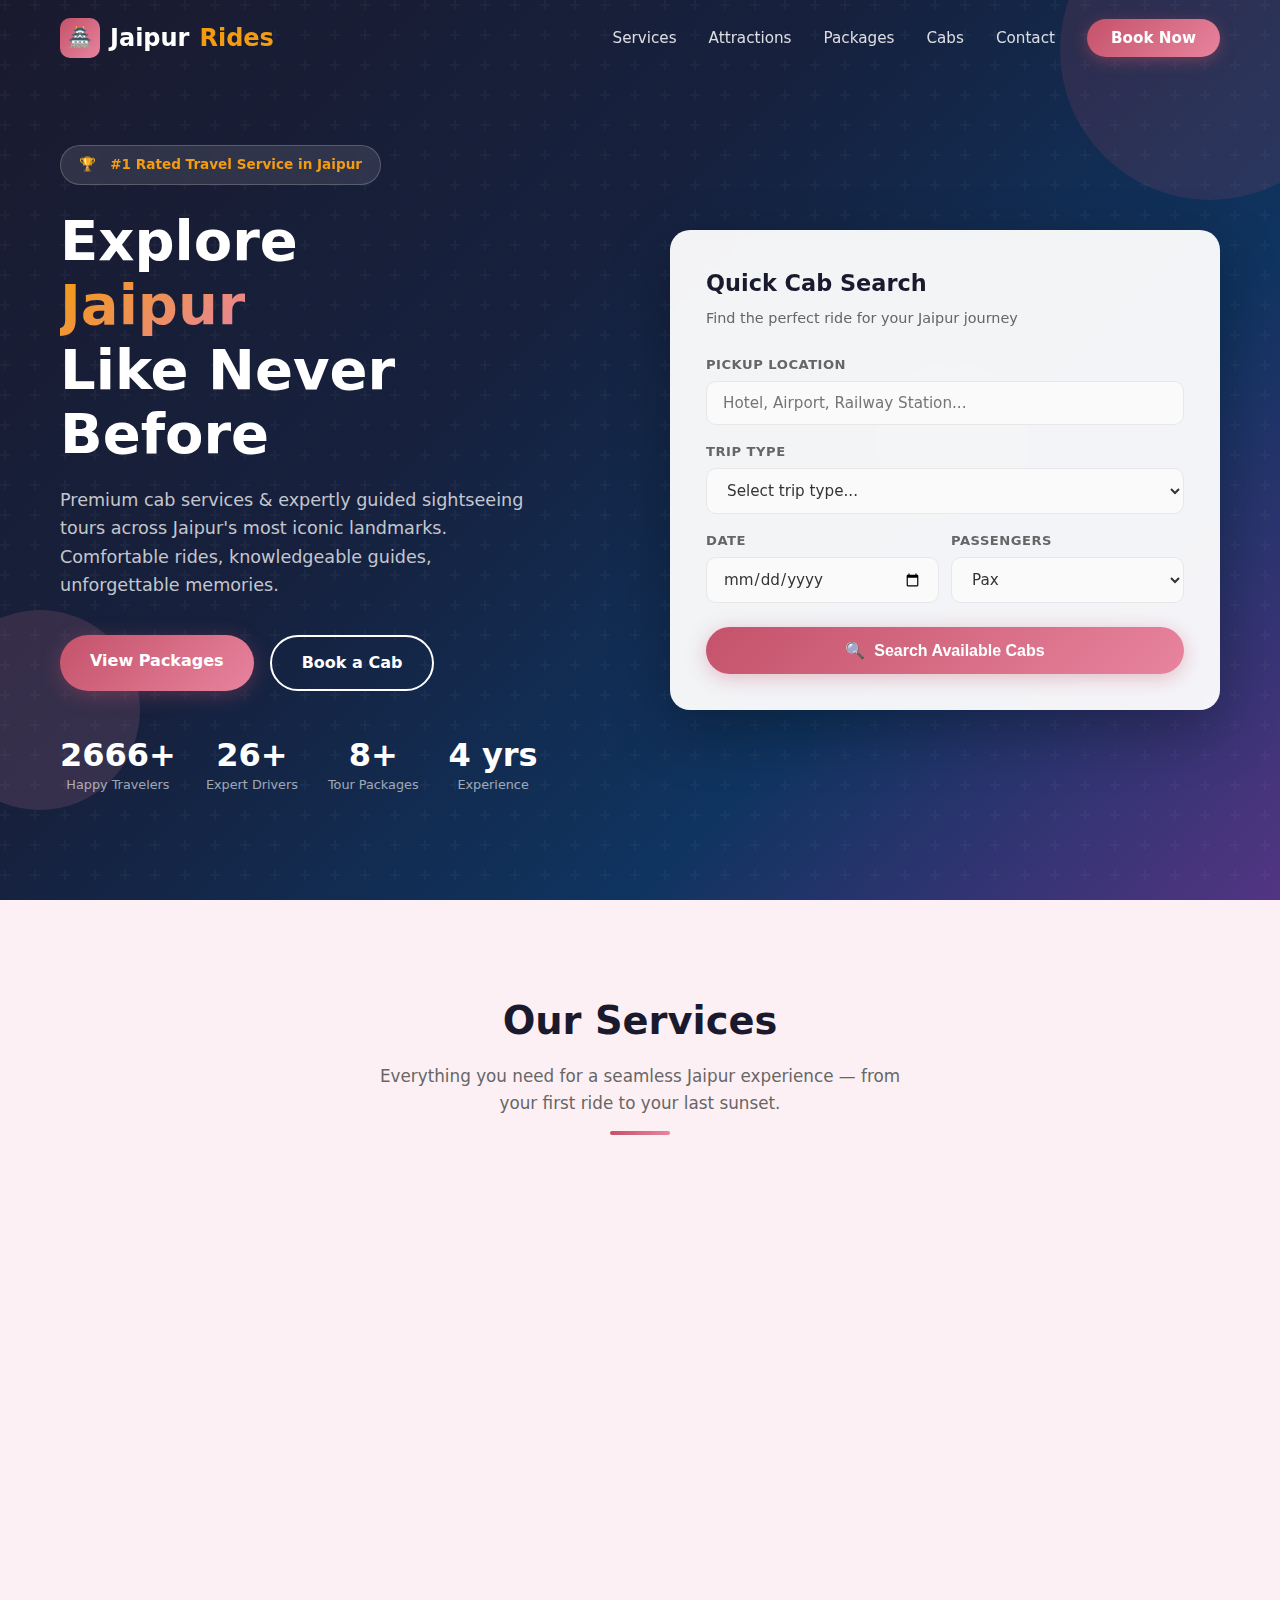
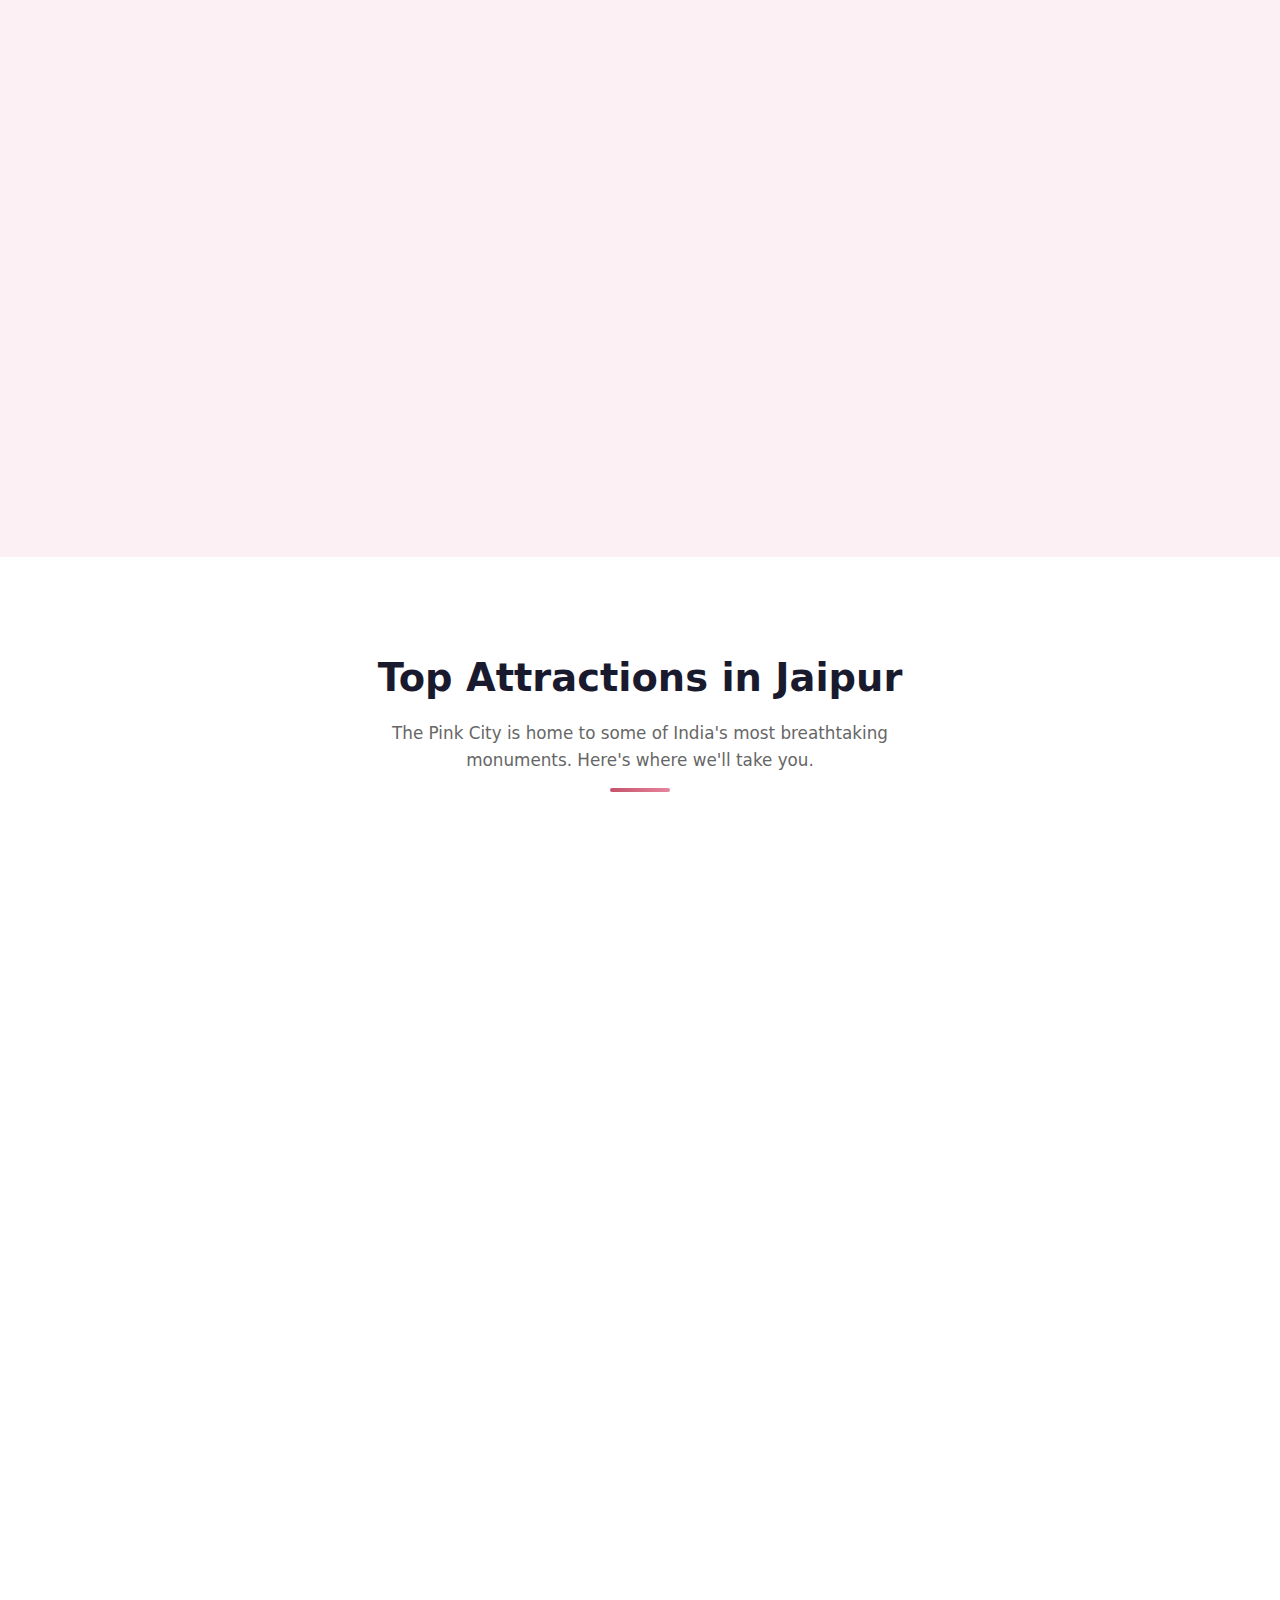
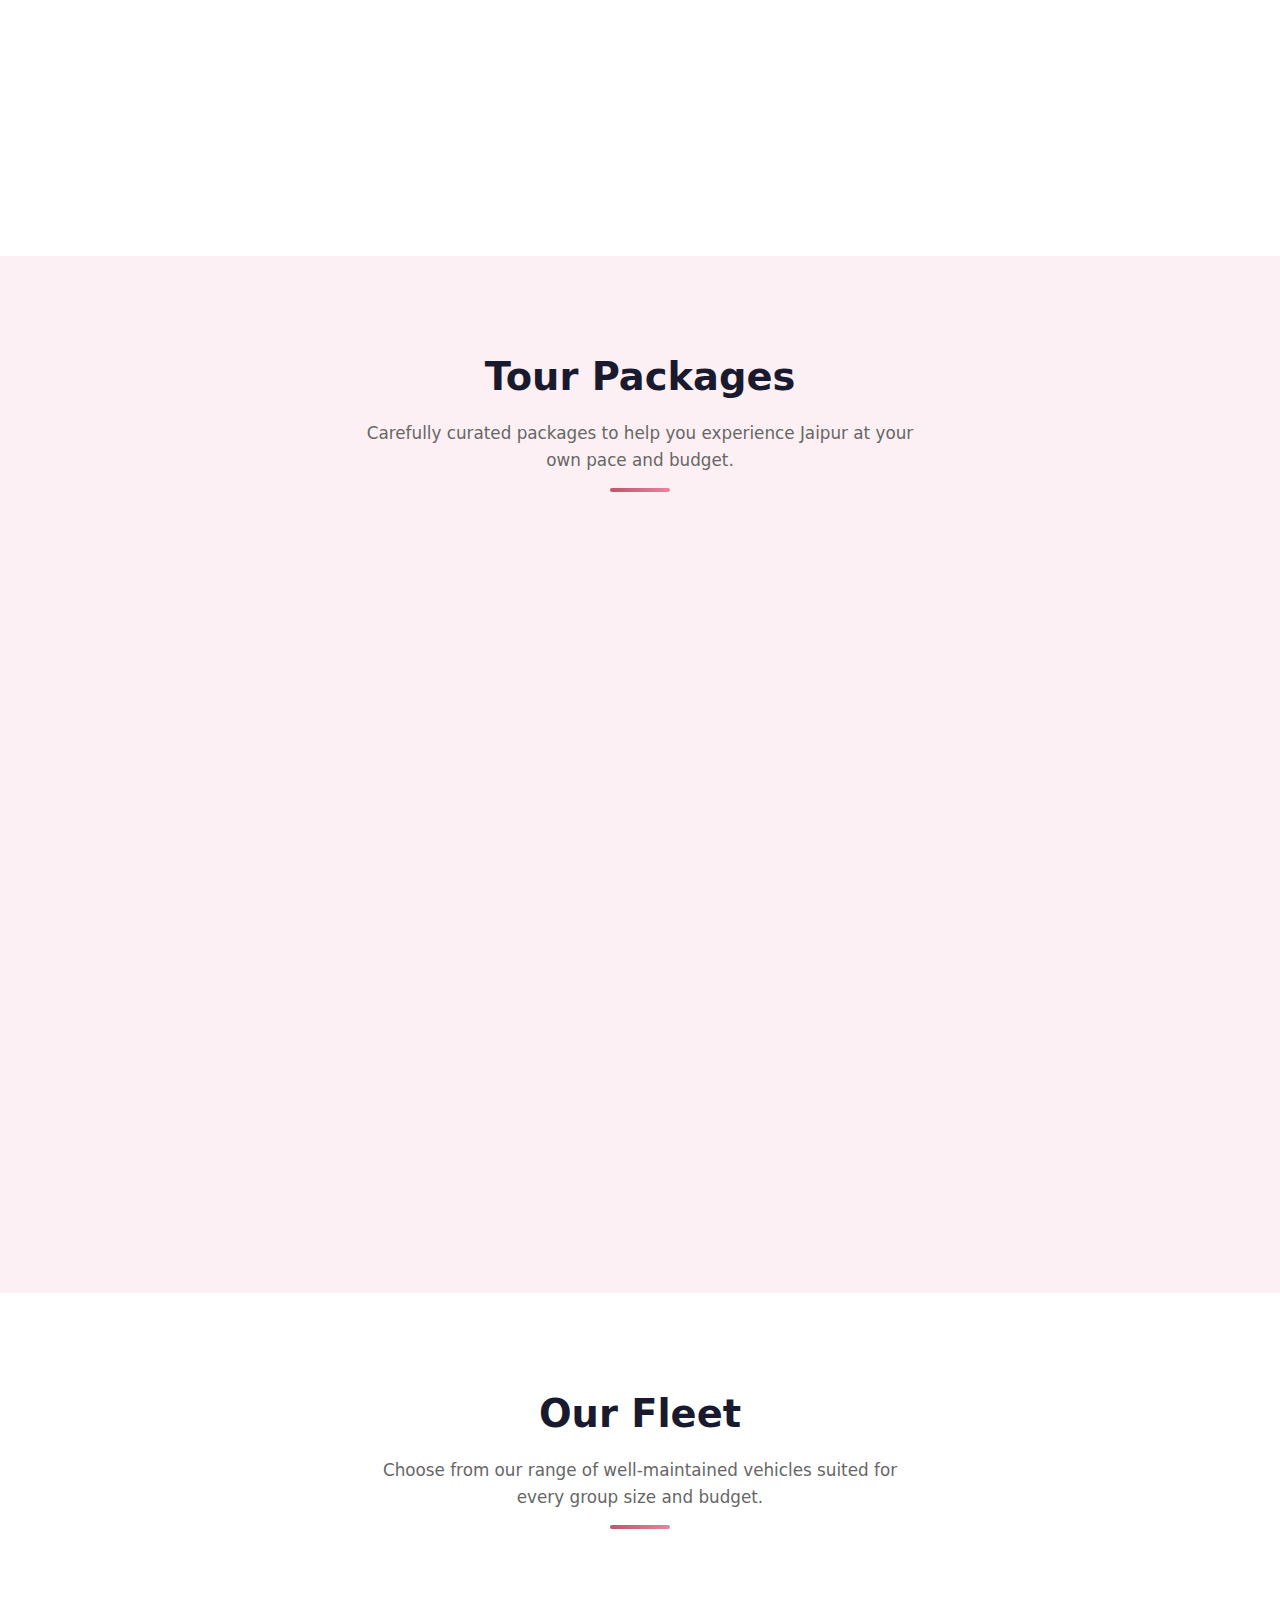
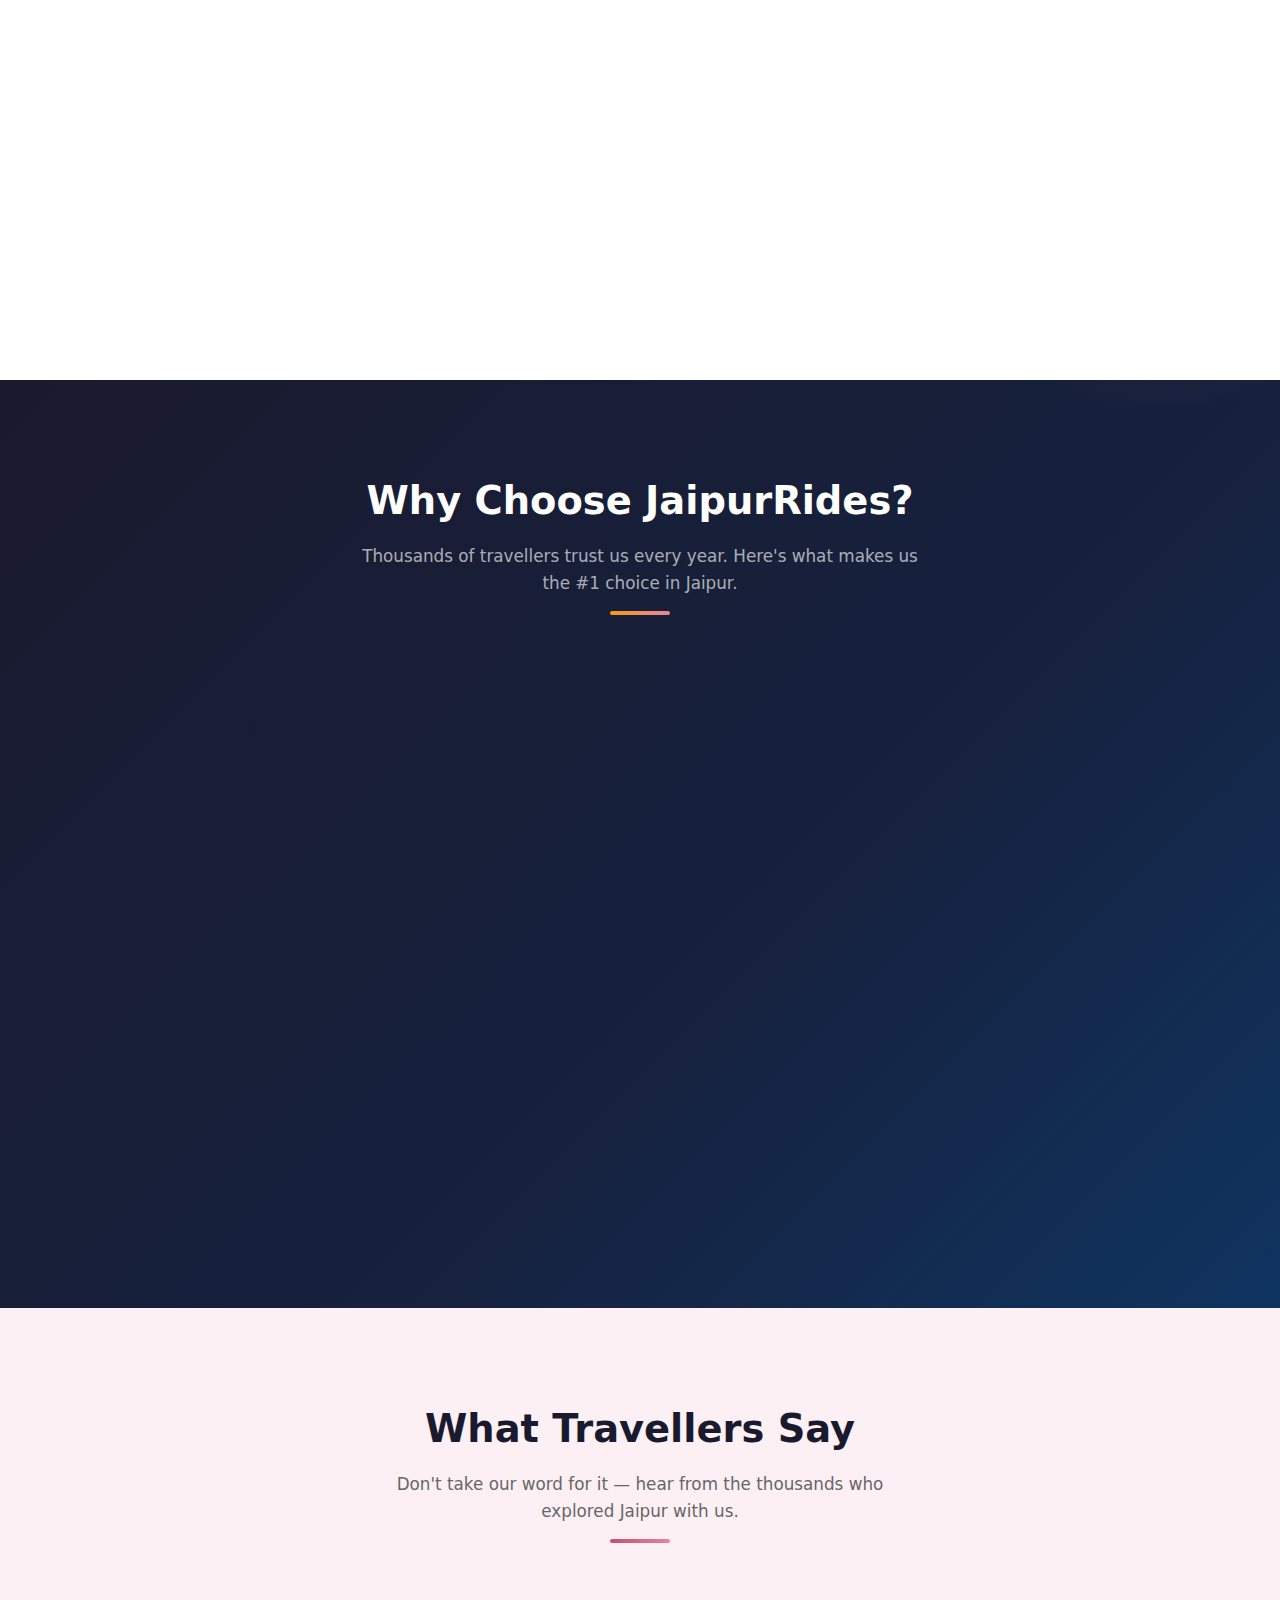
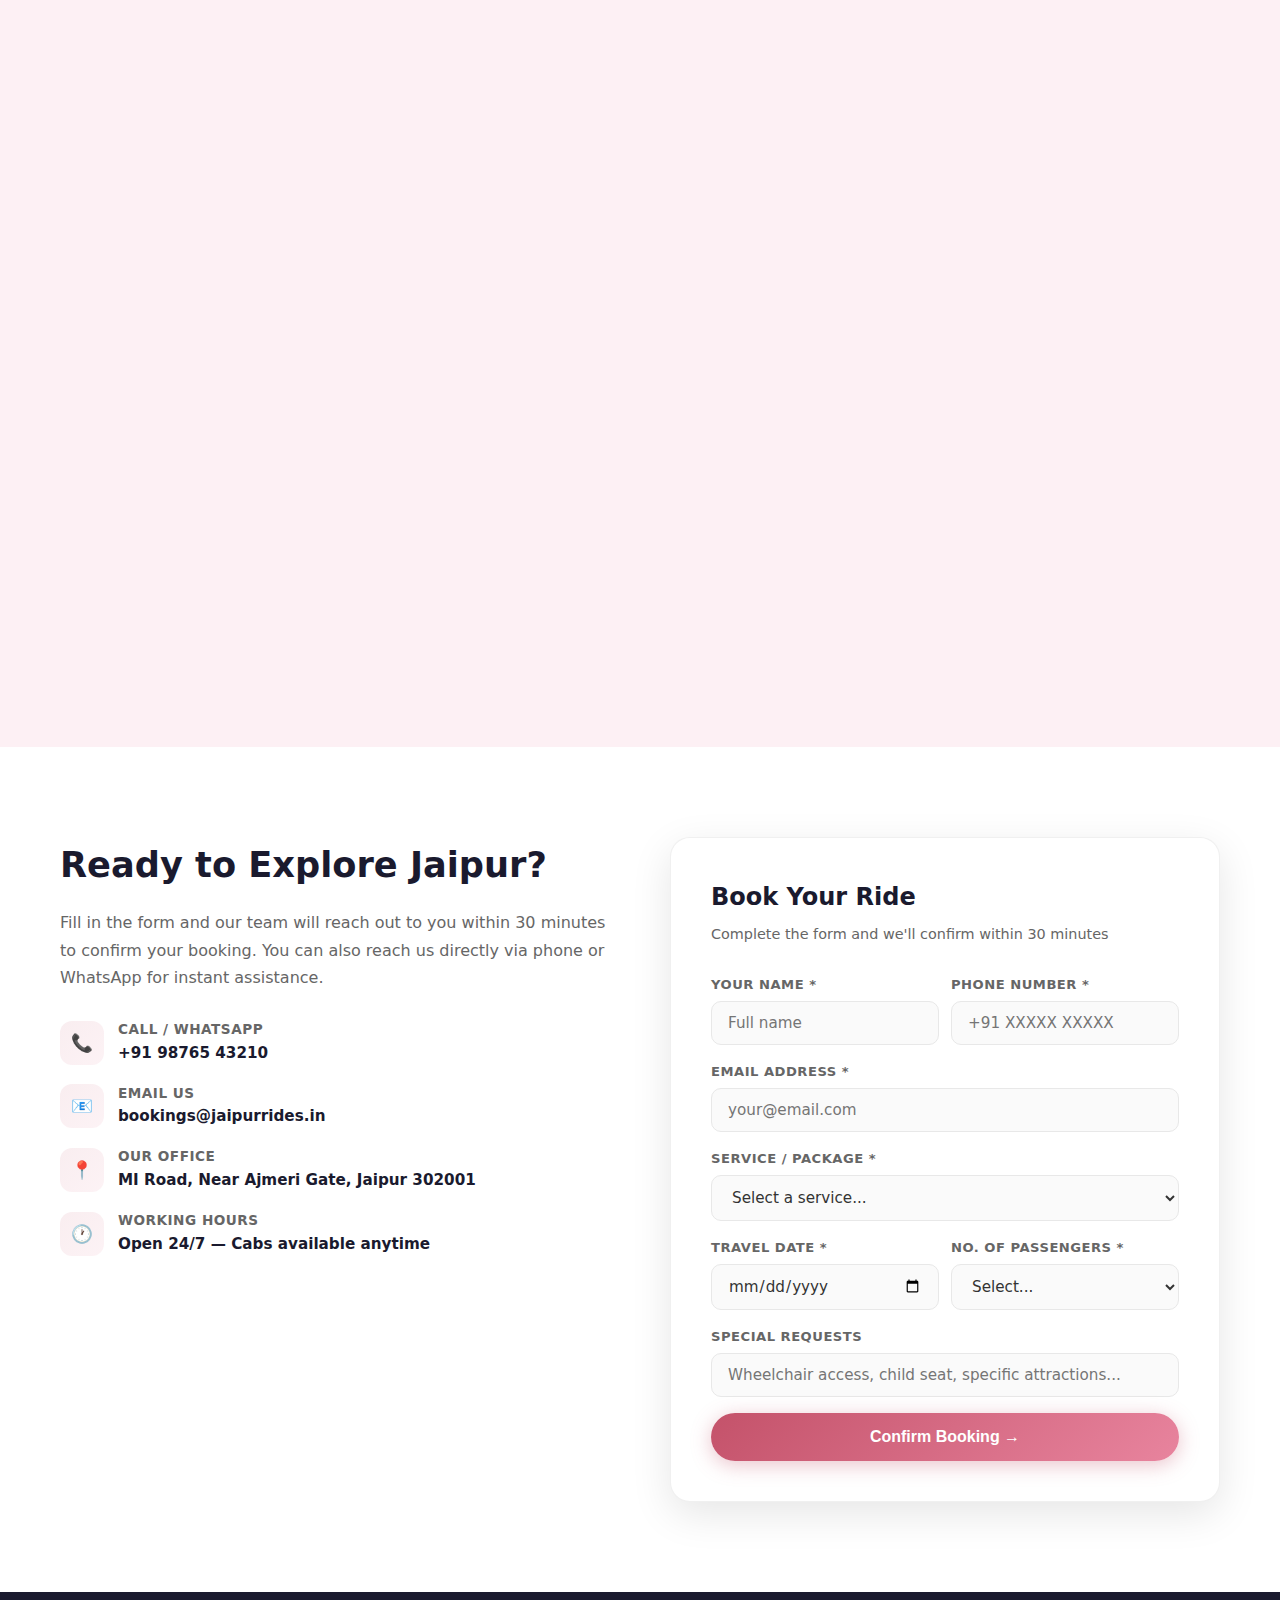
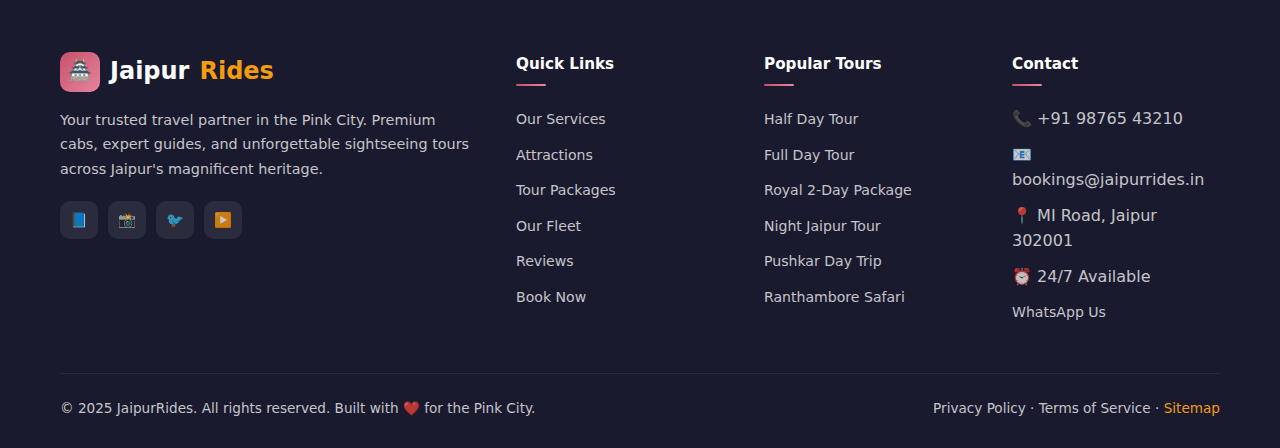
<file: index.html>
<!DOCTYPE html>
<html lang="en">
<head>
  <meta charset="UTF-8" />
  <meta name="viewport" content="width=device-width, initial-scale=1.0" />
  <meta name="description" content="JaipurRides - Premium cab services and guided sightseeing tours in Jaipur, the Pink City. Book your cab or tour package today!" />
  <title>JaipurRides — Cabs & Sightseeing in the Pink City</title>
  <link rel="stylesheet" href="css/style.css" />
  <link rel="icon" type="image/svg+xml" href="data:image/svg+xml,<svg xmlns='http://www.w3.org/2000/svg' viewBox='0 0 100 100'><text y='.9em' font-size='90'>🏯</text></svg>" />
</head>
<body>

  <!-- ===== NAVBAR ===== -->
  <nav class="navbar" id="navbar">
    <div class="container">
      <div class="nav-inner">
        <a href="#" class="logo">
          <div class="logo-icon">🏯</div>
          Jaipur<span>Rides</span>
        </a>
        <ul class="nav-links" id="navLinks">
          <li><a href="#services">Services</a></li>
          <li><a href="#attractions">Attractions</a></li>
          <li><a href="#packages">Packages</a></li>
          <li><a href="#cabs">Cabs</a></li>
          <li><a href="#contact">Contact</a></li>
          <li><a href="#booking" class="nav-cta">Book Now</a></li>
        </ul>
        <div class="hamburger" id="hamburger">
          <span></span><span></span><span></span>
        </div>
      </div>
    </div>
  </nav>

  <!-- ===== HERO ===== -->
  <section class="hero" id="home">
    <div class="hero-particles">
      <div class="particle"></div>
      <div class="particle"></div>
      <div class="particle"></div>
    </div>
    <div class="container">
      <div class="hero-content">
        <div class="hero-grid">
          <!-- Left: Text -->
          <div class="hero-text">
            <div class="hero-badge">
              🏆 &nbsp; #1 Rated Travel Service in Jaipur
            </div>
            <h1>
              Explore<br/>
              <span class="highlight">Jaipur</span><br/>
              Like Never Before
            </h1>
            <p>
              Premium cab services &amp; expertly guided sightseeing tours
              across Jaipur's most iconic landmarks. Comfortable rides,
              knowledgeable guides, unforgettable memories.
            </p>
            <div class="hero-btns">
              <a href="#packages" class="btn btn-primary">View Packages</a>
              <a href="#booking" class="btn btn-outline">Book a Cab</a>
            </div>
            <div class="hero-stats">
              <div class="stat">
                <div class="stat-num" data-count="5000" data-suffix="+">0+</div>
                <div class="stat-label">Happy Travelers</div>
              </div>
              <div class="stat">
                <div class="stat-num" data-count="50" data-suffix="+">0+</div>
                <div class="stat-label">Expert Drivers</div>
              </div>
              <div class="stat">
                <div class="stat-num" data-count="15" data-suffix="+">0+</div>
                <div class="stat-label">Tour Packages</div>
              </div>
              <div class="stat">
                <div class="stat-num" data-count="8" data-suffix=" yrs">0 yrs</div>
                <div class="stat-label">Experience</div>
              </div>
            </div>
          </div>

          <!-- Right: Quick Booking Card -->
          <div>
            <div class="hero-card">
              <h3>Quick Cab Search</h3>
              <p>Find the perfect ride for your Jaipur journey</p>
              <form id="heroBookingForm">
                <div class="form-group">
                  <label>Pickup Location</label>
                  <input type="text" id="pickup" placeholder="Hotel, Airport, Railway Station..." />
                </div>
                <div class="form-group">
                  <label>Trip Type</label>
                  <select id="tripType">
                    <option value="">Select trip type...</option>
                    <option value="city-tour">Full City Sightseeing Tour</option>
                    <option value="half-day">Half Day Tour</option>
                    <option value="airport">Airport Transfer</option>
                    <option value="outstation">Outstation Trip</option>
                    <option value="hourly">Hourly Cab Rental</option>
                    <option value="night-tour">Night Jaipur Tour</option>
                  </select>
                </div>
                <div class="form-row">
                  <div class="form-group">
                    <label>Date</label>
                    <input type="date" id="tripDate" />
                  </div>
                  <div class="form-group">
                    <label>Passengers</label>
                    <select id="passengers">
                      <option value="">Pax</option>
                      <option value="1">1</option>
                      <option value="2">2</option>
                      <option value="3">3</option>
                      <option value="4">4</option>
                      <option value="5-6">5–6</option>
                      <option value="7+">7+</option>
                    </select>
                  </div>
                </div>
                <button type="submit" class="btn btn-primary">🔍&nbsp; Search Available Cabs</button>
              </form>
            </div>
          </div>
        </div>
      </div>
    </div>
  </section>

  <!-- ===== SERVICES ===== -->
  <section class="services" id="services">
    <div class="container">
      <div class="section-title">
        <h2>Our Services</h2>
        <p>Everything you need for a seamless Jaipur experience — from your first ride to your last sunset.</p>
        <div class="line"></div>
      </div>
      <div class="services-grid">
        <div class="service-card" data-service="hourly" data-label="City Cab Service">
          <div class="service-icon">🚖</div>
          <h3>City Cab Service</h3>
          <p>Comfortable, air-conditioned cabs available 24/7 across Jaipur. Professional drivers, clean vehicles, and transparent pricing — no surprises.</p>
          <div class="service-features">
            <span>24/7 Availability</span>
            <span>AC Vehicles</span>
            <span>Trained Drivers</span>
            <span>Real-time Tracking</span>
          </div>
        </div>
        <div class="service-card" data-service="full-day" data-label="Guided Sightseeing">
          <div class="service-icon">🗺️</div>
          <h3>Guided Sightseeing</h3>
          <p>Explore Jaipur's magnificent forts, palaces, and bazaars with our knowledgeable local guides who bring history to life.</p>
          <div class="service-features">
            <span>Expert Local Guides</span>
            <span>Customisable Routes</span>
            <span>History & Culture</span>
            <span>Photography Stops</span>
          </div>
        </div>
        <div class="service-card" data-service="airport" data-label="Airport Transfer">
          <div class="service-icon">✈️</div>
          <h3>Airport Transfers</h3>
          <p>Stress-free pickup and drop-off at Jaipur International Airport. We monitor your flight to ensure we're there on time, always.</p>
          <div class="service-features">
            <span>Flight Monitoring</span>
            <span>Meet & Greet</span>
            <span>Fixed Pricing</span>
            <span>Luggage Assistance</span>
          </div>
        </div>
        <div class="service-card" data-service="full-day" data-label="Heritage Tours">
          <div class="service-icon">🏰</div>
          <h3>Heritage Tours</h3>
          <p>Deep-dive heritage packages covering Amber Fort, City Palace, Jantar Mantar, Hawa Mahal and more — crafted for culture enthusiasts.</p>
          <div class="service-features">
            <span>UNESCO Sites</span>
            <span>Skip Entry Queues</span>
            <span>Audio Guide Option</span>
            <span>Group & Private</span>
          </div>
        </div>
        <div class="service-card" data-service="night-tour" data-label="Night City Tour">
          <div class="service-icon">🌙</div>
          <h3>Night City Tour</h3>
          <p>Witness Jaipur illuminated after dark. Visit illuminated forts, vibrant bazaars, and enjoy a magical evening in the Pink City.</p>
          <div class="service-features">
            <span>Illuminated Forts</span>
            <span>Night Markets</span>
            <span>Dinner Recommendations</span>
            <span>Safe & Comfortable</span>
          </div>
        </div>
        <div class="service-card" data-service="outstation" data-label="Outstation Trip">
          <div class="service-icon">🚌</div>
          <h3>Outstation Trips</h3>
          <p>Day trips to Pushkar, Ajmer, Ranthambore, Agra, and more. Comfortable vehicles, experienced drivers familiar with every route.</p>
          <div class="service-features">
            <span>Pushkar / Ajmer</span>
            <span>Ranthambore</span>
            <span>Agra Day Trip</span>
            <span>Multi-city Routes</span>
          </div>
        </div>
      </div>
    </div>
  </section>

  <!-- ===== ATTRACTIONS ===== -->
  <section class="attractions" id="attractions">
    <div class="container">
      <div class="section-title">
        <h2>Top Attractions in Jaipur</h2>
        <p>The Pink City is home to some of India's most breathtaking monuments. Here's where we'll take you.</p>
        <div class="line"></div>
      </div>
      <div class="attractions-grid">

        <div class="attraction-card">
          <div class="attraction-img">
            <img src="images/attractions/amber-fort.jpg" alt="Amber Fort, Jaipur" class="attraction-photo" title="Amber Fort — CC BY-SA, Wikimedia Commons" loading="lazy">
            <span class="attraction-badge">Must Visit</span>
          </div>
          <div class="attraction-info">
            <h3>Amber Fort</h3>
            <div class="attraction-meta">
              <span>📍 Amer, 11 km</span>
              <span>⏱ 2–3 hrs</span>
              <span>⭐ 4.8</span>
            </div>
            <p>Majestic hilltop fort with stunning Rajput architecture, mirrored halls, and panoramic views of Maota Lake. A UNESCO World Heritage Site.</p>
            <a href="#booking" class="attraction-link" data-service="full-day" data-label="Full Day Sightseeing Tour">Book a visit →</a>
          </div>
        </div>

        <div class="attraction-card">
          <div class="attraction-img">
            <img src="images/attractions/hawa-mahal.jpg" alt="Hawa Mahal, Jaipur" class="attraction-photo" title="Hawa Mahal — CC BY-SA 3.0, Shadyrht, Wikimedia Commons" loading="lazy">
            <span class="attraction-badge">Iconic</span>
          </div>
          <div class="attraction-info">
            <h3>Hawa Mahal</h3>
            <div class="attraction-meta">
              <span>📍 Old City, 1 km</span>
              <span>⏱ 1 hr</span>
              <span>⭐ 4.7</span>
            </div>
            <p>The iconic "Palace of Winds" — a five-storey honeycomb facade with 953 small windows designed to allow cool air to flow through. Jaipur's most photographed monument.</p>
            <a href="#booking" class="attraction-link" data-service="half-day" data-label="Half Day Sightseeing Tour">Book a visit →</a>
          </div>
        </div>

        <div class="attraction-card">
          <div class="attraction-img">
            <img src="images/attractions/city-palace.jpg" alt="City Palace, Jaipur" class="attraction-photo" title="City Palace — CC BY-SA, Wikimedia Commons" loading="lazy">
            <span class="attraction-badge">Royal</span>
          </div>
          <div class="attraction-info">
            <h3>City Palace</h3>
            <div class="attraction-meta">
              <span>📍 Tripolia Bazar</span>
              <span>⏱ 1.5–2 hrs</span>
              <span>⭐ 4.6</span>
            </div>
            <p>The grand royal palace complex still home to Jaipur's royal family. Features museums, courtyards, and the famous silver water vessels — largest in the world.</p>
            <a href="#booking" class="attraction-link" data-service="half-day" data-label="Half Day Sightseeing Tour">Book a visit →</a>
          </div>
        </div>

        <div class="attraction-card">
          <div class="attraction-img">
            <img src="images/attractions/jantar-mantar.jpg" alt="Jantar Mantar, Jaipur" class="attraction-photo" title="Jantar Mantar — CC BY-SA, gje, Wikimedia Commons" loading="lazy">
            <span class="attraction-badge">UNESCO</span>
          </div>
          <div class="attraction-info">
            <h3>Jantar Mantar</h3>
            <div class="attraction-meta">
              <span>📍 Near City Palace</span>
              <span>⏱ 1 hr</span>
              <span>⭐ 4.5</span>
            </div>
            <p>An 18th-century astronomical observatory with 19 massive instruments. Built by Maharaja Jai Singh II — a UNESCO World Heritage Site of extraordinary precision.</p>
            <a href="#booking" class="attraction-link" data-service="half-day" data-label="Half Day Sightseeing Tour">Book a visit →</a>
          </div>
        </div>

        <div class="attraction-card">
          <div class="attraction-img">
            <img src="images/attractions/nahargarh-fort.jpg" alt="Nahargarh Fort, Jaipur" class="attraction-photo" title="Nahargarh Fort — CC BY-SA, Wikimedia Commons" loading="lazy">
            <span class="attraction-badge">Nature</span>
          </div>
          <div class="attraction-info">
            <h3>Nahargarh Fort</h3>
            <div class="attraction-meta">
              <span>📍 Aravalli Hills</span>
              <span>⏱ 2 hrs</span>
              <span>⭐ 4.6</span>
            </div>
            <p>Perched on the Aravalli range, this fort offers the most spectacular panoramic views of Jaipur city. Especially stunning at sunset — a photographer's paradise.</p>
            <a href="#booking" class="attraction-link" data-service="full-day" data-label="Full Day Sightseeing Tour">Book a visit →</a>
          </div>
        </div>

        <div class="attraction-card">
          <div class="attraction-img">
            <img src="images/attractions/birla-mandir.jpg" alt="Birla Mandir, Jaipur" class="attraction-photo" title="Birla Mandir — CC BY-SA 3.0, Wikimedia Commons" loading="lazy">
            <span class="attraction-badge">Spiritual</span>
          </div>
          <div class="attraction-info">
            <h3>Birla Mandir & Bazaars</h3>
            <div class="attraction-meta">
              <span>📍 Statue Circle</span>
              <span>⏱ 1.5 hrs</span>
              <span>⭐ 4.4</span>
            </div>
            <p>Visit the serene marble Birla Mandir, then dive into Jaipur's colorful bazaars — Johari Bazaar for gems, Bapu Bazaar for textiles, and Nehru Bazaar for handicrafts.</p>
            <a href="#booking" class="attraction-link" data-service="half-day" data-label="Half Day Sightseeing Tour">Book a visit →</a>
          </div>
        </div>

      </div>
    </div>
  </section>

  <!-- ===== PACKAGES ===== -->
  <section class="packages" id="packages">
    <div class="container">
      <div class="section-title">
        <h2>Tour Packages</h2>
        <p>Carefully curated packages to help you experience Jaipur at your own pace and budget.</p>
        <div class="line"></div>
      </div>
      <div class="packages-grid">

        <div class="package-card" data-service="half-day" data-label="Half Day Sightseeing Tour">
          <div class="package-header">
            <div class="package-icon">🌅</div>
            <h3>Half Day Tour</h3>
            <p>4–5 hours · Perfect for quick visits</p>
          </div>
          <div class="package-price">
            <div class="price-main">₹1,299 <span>/ person</span></div>
            <div class="price-note">Min. 2 persons · Cab included</div>
          </div>
          <div class="package-body">
            <div class="package-includes">
              <div class="include-item"><span class="check">✓</span> Hawa Mahal (exterior + photo stop)</div>
              <div class="include-item"><span class="check">✓</span> City Palace visit</div>
              <div class="include-item"><span class="check">✓</span> Jantar Mantar observatory</div>
              <div class="include-item"><span class="check">✓</span> Johari Bazaar stroll</div>
              <div class="include-item"><span class="check">✓</span> AC cab &amp; local guide</div>
              <div class="include-item"><span class="check">✓</span> Bottled water included</div>
            </div>
            <a href="half-day-tour.html" class="btn btn-primary pkg-btn" style="display:block;text-align:center;">View Details →</a>
          </div>
        </div>

        <div class="package-card featured" data-service="full-day" data-label="Full Day Sightseeing Tour">
          <div class="package-header">
            <span class="popular-tag">⭐ Most Popular</span>
            <div class="package-icon">🏯</div>
            <h3>Full Day Tour</h3>
            <p>8–9 hours · The complete experience</p>
          </div>
          <div class="package-price">
            <div class="price-main">₹2,499 <span>/ person</span></div>
            <div class="price-note">Min. 2 persons · All inclusive</div>
          </div>
          <div class="package-body">
            <div class="package-includes">
              <div class="include-item"><span class="check">✓</span> Amber Fort with elephant ride</div>
              <div class="include-item"><span class="check">✓</span> Hawa Mahal &amp; City Palace</div>
              <div class="include-item"><span class="check">✓</span> Jantar Mantar &amp; Birla Mandir</div>
              <div class="include-item"><span class="check">✓</span> Nahargarh Fort sunset</div>
              <div class="include-item"><span class="check">✓</span> AC cab &amp; expert guide</div>
              <div class="include-item"><span class="check">✓</span> Traditional Rajasthani lunch</div>
              <div class="include-item"><span class="check">✓</span> Entry tickets included</div>
            </div>
            <a href="full-day-tour.html" class="btn btn-primary pkg-btn" style="display:block;text-align:center;">View Details →</a>
          </div>
        </div>

        <div class="package-card" data-service="multi-day" data-label="Royal 2-Day Package">
          <div class="package-header">
            <div class="package-icon">🌟</div>
            <h3>Royal Jaipur 2-Day</h3>
            <p>2 days · Deep cultural immersion</p>
          </div>
          <div class="package-price">
            <div class="price-main">₹4,999 <span>/ person</span></div>
            <div class="price-note">Min. 2 persons · Hotel optional</div>
          </div>
          <div class="package-body">
            <div class="package-includes">
              <div class="include-item"><span class="check">✓</span> Everything in Full Day Tour</div>
              <div class="include-item"><span class="check">✓</span> Jaigarh Fort visit</div>
              <div class="include-item"><span class="check">✓</span> Pushkar day trip (Day 2)</div>
              <div class="include-item"><span class="check">✓</span> Night Jaipur illumination tour</div>
              <div class="include-item"><span class="check">✓</span> All meals Day 1 &amp; Day 2</div>
              <div class="include-item"><span class="check">✓</span> Heritage hotel booking assistance</div>
              <div class="include-item"><span class="check">✓</span> Airport pick-up &amp; drop</div>
            </div>
            <a href="royal-jaipur-tour.html" class="btn btn-primary pkg-btn" style="display:block;text-align:center;">View Details →</a>
          </div>
        </div>

      </div>
    </div>
  </section>

  <!-- ===== CAB TYPES ===== -->
  <section class="cabs" id="cabs">
    <div class="container">
      <div class="section-title">
        <h2>Our Fleet</h2>
        <p>Choose from our range of well-maintained vehicles suited for every group size and budget.</p>
        <div class="line"></div>
      </div>
      <div class="cabs-grid">
        <div class="cab-card">
          <span class="cab-emoji">🚗</span>
          <h4>Hatchback</h4>
          <div class="cab-capacity">👥 1–3 passengers</div>
          <p style="font-size:0.82rem;color:#666;margin-bottom:12px;">Swift Dzire, WagonR. Ideal for solo travellers &amp; couples exploring the city.</p>
          <div class="cab-price">₹12 <span>/ km &nbsp;|&nbsp; Min ₹300</span></div>
        </div>
        <div class="cab-card">
          <span class="cab-emoji">🚕</span>
          <h4>Sedan</h4>
          <div class="cab-capacity">👥 1–4 passengers</div>
          <p style="font-size:0.82rem;color:#666;margin-bottom:12px;">Honda City, Hyundai Verna. Premium comfort for business &amp; family trips.</p>
          <div class="cab-price">₹15 <span>/ km &nbsp;|&nbsp; Min ₹400</span></div>
        </div>
        <div class="cab-card">
          <span class="cab-emoji">🚙</span>
          <h4>SUV / MUV</h4>
          <div class="cab-capacity">👥 4–6 passengers</div>
          <p style="font-size:0.82rem;color:#666;margin-bottom:12px;">Innova Crysta, Ertiga. Spacious &amp; comfortable for families and groups.</p>
          <div class="cab-price">₹20 <span>/ km &nbsp;|&nbsp; Min ₹600</span></div>
        </div>
        <div class="cab-card">
          <span class="cab-emoji">🚐</span>
          <h4>Mini Bus / Tempo</h4>
          <div class="cab-capacity">👥 10–20 passengers</div>
          <p style="font-size:0.82rem;color:#666;margin-bottom:12px;">Traveller, Winger. Perfect for large groups, corporate outings &amp; school trips.</p>
          <div class="cab-price">₹35 <span>/ km &nbsp;|&nbsp; Min ₹1,200</span></div>
        </div>
      </div>
    </div>
  </section>

  <!-- ===== WHY US ===== -->
  <section class="why-us" id="why">
    <div class="container">
      <div class="section-title">
        <h2>Why Choose JaipurRides?</h2>
        <p>Thousands of travellers trust us every year. Here's what makes us the #1 choice in Jaipur.</p>
        <div class="line"></div>
      </div>
      <div class="why-grid">
        <div class="why-card">
          <span class="why-icon">⏰</span>
          <h4>Always On Time</h4>
          <p>We value your time. Our drivers arrive 10 minutes early — always. No waiting, no excuses.</p>
        </div>
        <div class="why-card">
          <span class="why-icon">💰</span>
          <h4>Transparent Pricing</h4>
          <p>What you see is what you pay. Fixed fares, zero hidden charges — no toll or parking surprises.</p>
        </div>
        <div class="why-card">
          <span class="why-icon">🛡️</span>
          <h4>Safe & Verified</h4>
          <p>All drivers are background-verified, trained, and licensed. Real-time tracking on every ride.</p>
        </div>
        <div class="why-card">
          <span class="why-icon">🌐</span>
          <h4>Multilingual Guides</h4>
          <p>Our guides speak Hindi, English, French, and Spanish — so you never feel lost in translation.</p>
        </div>
        <div class="why-card">
          <span class="why-icon">📱</span>
          <h4>Easy Booking</h4>
          <p>Book online, via WhatsApp, or a quick phone call. Instant confirmation within minutes.</p>
        </div>
        <div class="why-card">
          <span class="why-icon">🎒</span>
          <h4>Customisable Tours</h4>
          <p>Not happy with a standard package? Tell us your interests and we'll design your perfect day.</p>
        </div>
        <div class="why-card">
          <span class="why-icon">❄️</span>
          <h4>AC Fleet</h4>
          <p>All vehicles are fully air-conditioned and cleaned before every trip — fresh and comfortable.</p>
        </div>
        <div class="why-card">
          <span class="why-icon">💬</span>
          <h4>24/7 Support</h4>
          <p>Our support team is available around the clock via phone, WhatsApp, or email — anytime.</p>
        </div>
      </div>
    </div>
  </section>

  <!-- ===== TESTIMONIALS ===== -->
  <section class="testimonials" id="reviews">
    <div class="container">
      <div class="section-title">
        <h2>What Travellers Say</h2>
        <p>Don't take our word for it — hear from the thousands who explored Jaipur with us.</p>
        <div class="line"></div>
      </div>
      <div class="testimonials-grid">

        <div class="testimonial-card">
          <div class="stars">★★★★★</div>
          <p>"Our driver Ramesh was incredibly knowledgeable about every monument. He took us to a local dhaba for lunch that wasn't in any guidebook — best dal baati of our lives! Highly recommend the full-day tour."</p>
          <div class="reviewer">
            <div class="reviewer-avatar" style="background: linear-gradient(135deg, #e74c3c, #c0392b);">P</div>
            <div class="reviewer-info">
              <h5>Priya Sharma</h5>
              <span>Delhi · Full Day Tour</span>
            </div>
          </div>
        </div>

        <div class="testimonial-card">
          <div class="stars">★★★★★</div>
          <p>"We were 6 people and the Innova was spotless and very comfortable. The guide explained history in such an engaging way — kids loved every minute of Amber Fort! Will definitely book again for our next Rajasthan trip."</p>
          <div class="reviewer">
            <div class="reviewer-avatar" style="background: linear-gradient(135deg, #3498db, #2980b9);">R</div>
            <div class="reviewer-info">
              <h5>Rajesh Malhotra</h5>
              <span>Mumbai · Family Package</span>
            </div>
          </div>
        </div>

        <div class="testimonial-card">
          <div class="stars">★★★★★</div>
          <p>"As a solo female traveller, safety was my priority. JaipurRides exceeded my expectations — verified driver, shared live location with family, and the guide was respectful and professional throughout. Outstanding service!"</p>
          <div class="reviewer">
            <div class="reviewer-avatar" style="background: linear-gradient(135deg, #27ae60, #1e8449);">S</div>
            <div class="reviewer-info">
              <h5>Sarah Mitchell</h5>
              <span>UK · Solo Tour</span>
            </div>
          </div>
        </div>

        <div class="testimonial-card">
          <div class="stars">★★★★★</div>
          <p>"Booked the 2-day Royal package and it was worth every rupee. The Pushkar day trip was magical, and watching Jaipur light up at night from Nahargarh was unforgettable. Seamless experience from start to finish!"</p>
          <div class="reviewer">
            <div class="reviewer-avatar" style="background: linear-gradient(135deg, #8e44ad, #6c3483);">A</div>
            <div class="reviewer-info">
              <h5>Arjun Kapoor</h5>
              <span>Bangalore · 2-Day Royal Package</span>
            </div>
          </div>
        </div>

        <div class="testimonial-card">
          <div class="stars">★★★★★</div>
          <p>"Our airport pickup was perfectly on time even though our flight landed early. The driver had a welcome sign, helped with all luggage, and gave great restaurant recommendations. Perfect start to our Jaipur holiday!"</p>
          <div class="reviewer">
            <div class="reviewer-avatar" style="background: linear-gradient(135deg, #e67e22, #d35400);">M</div>
            <div class="reviewer-info">
              <h5>Marco &amp; Elena</h5>
              <span>Italy · Airport Transfer</span>
            </div>
          </div>
        </div>

        <div class="testimonial-card">
          <div class="stars">★★★★★</div>
          <p>"Took the night Jaipur tour — seeing Amber Fort and Hawa Mahal illuminated was absolutely breathtaking. Our guide shared stories and legends that made the whole experience feel magical. A must-do for any Jaipur visitor!"</p>
          <div class="reviewer">
            <div class="reviewer-avatar" style="background: linear-gradient(135deg, #16a085, #0e6655);">K</div>
            <div class="reviewer-info">
              <h5>Kavita Nair</h5>
              <span>Pune · Night City Tour</span>
            </div>
          </div>
        </div>

      </div>
    </div>
  </section>

  <!-- ===== BOOKING SECTION ===== -->
  <section class="booking-section" id="booking">
    <div class="container">
      <div class="booking-grid">

        <!-- Left: Contact Info -->
        <div class="booking-info">
          <h2>Ready to Explore Jaipur?</h2>
          <p>Fill in the form and our team will reach out to you within 30 minutes to confirm your booking. You can also reach us directly via phone or WhatsApp for instant assistance.</p>
          <div class="contact-items">
            <div class="contact-item">
              <div class="contact-item-icon">📞</div>
              <div class="contact-item-text">
                <h5>Call / WhatsApp</h5>
                <p>+91 98765 43210</p>
              </div>
            </div>
            <div class="contact-item">
              <div class="contact-item-icon">📧</div>
              <div class="contact-item-text">
                <h5>Email Us</h5>
                <p>bookings@jaipurrides.in</p>
              </div>
            </div>
            <div class="contact-item">
              <div class="contact-item-icon">📍</div>
              <div class="contact-item-text">
                <h5>Our Office</h5>
                <p>MI Road, Near Ajmeri Gate, Jaipur 302001</p>
              </div>
            </div>
            <div class="contact-item">
              <div class="contact-item-icon">🕐</div>
              <div class="contact-item-text">
                <h5>Working Hours</h5>
                <p>Open 24/7 — Cabs available anytime</p>
              </div>
            </div>
          </div>
        </div>

        <!-- Right: Booking Form -->
        <div class="booking-form">
          <h3>Book Your Ride</h3>
          <p>Complete the form and we'll confirm within 30 minutes</p>
          <form id="mainBookingForm">
            <div class="form-row">
              <div class="form-group">
                <label>Your Name *</label>
                <input type="text" id="bookName" placeholder="Full name" />
              </div>
              <div class="form-group">
                <label>Phone Number *</label>
                <input type="tel" id="bookPhone" placeholder="+91 XXXXX XXXXX" />
              </div>
            </div>
            <div class="form-group">
              <label>Email Address *</label>
              <input type="email" id="bookEmail" placeholder="your@email.com" />
            </div>
            <div class="form-group">
              <label>Service / Package *</label>
              <select id="bookService">
                <option value="">Select a service...</option>
                <option value="half-day">Half Day Sightseeing Tour — ₹1,299/person</option>
                <option value="full-day">Full Day Sightseeing Tour — ₹2,499/person</option>
                <option value="multi-day">Royal 2-Day Package — ₹4,999/person</option>
                <option value="airport">Airport Transfer</option>
                <option value="outstation">Outstation Trip</option>
                <option value="hourly">Hourly Cab Rental</option>
                <option value="night-tour">Night City Tour</option>
                <option value="custom">Custom / Other</option>
              </select>
            </div>
            <div class="form-row">
              <div class="form-group">
                <label>Travel Date *</label>
                <input type="date" id="bookDate" />
              </div>
              <div class="form-group">
                <label>No. of Passengers *</label>
                <select id="bookPassengers">
                  <option value="">Select...</option>
                  <option value="1">1</option>
                  <option value="2">2</option>
                  <option value="3">3</option>
                  <option value="4">4</option>
                  <option value="5-6">5–6</option>
                  <option value="7-10">7–10</option>
                  <option value="11+">11+</option>
                </select>
              </div>
            </div>
            <div class="form-group">
              <label>Special Requests</label>
              <input type="text" id="bookNotes" placeholder="Wheelchair access, child seat, specific attractions..." />
            </div>
            <button type="submit" class="btn btn-primary">Confirm Booking →</button>
          </form>
        </div>

      </div>
    </div>
  </section>

  <!-- ===== FOOTER ===== -->
  <footer class="footer" id="contact">
    <div class="container">
      <div class="footer-grid">
        <div class="footer-brand">
          <a href="#" class="logo">
            <div class="logo-icon">🏯</div>
            Jaipur<span>Rides</span>
          </a>
          <p>Your trusted travel partner in the Pink City. Premium cabs, expert guides, and unforgettable sightseeing tours across Jaipur's magnificent heritage.</p>
          <div class="social-links">
            <div class="social-link">📘</div>
            <div class="social-link">📸</div>
            <div class="social-link">🐦</div>
            <div class="social-link">▶️</div>
          </div>
        </div>

        <div class="footer-col">
          <h4>Quick Links</h4>
          <ul class="footer-links">
            <li><a href="#services">Our Services</a></li>
            <li><a href="#attractions">Attractions</a></li>
            <li><a href="#packages">Tour Packages</a></li>
            <li><a href="#cabs">Our Fleet</a></li>
            <li><a href="#reviews">Reviews</a></li>
            <li><a href="#booking">Book Now</a></li>
          </ul>
        </div>

        <div class="footer-col">
          <h4>Popular Tours</h4>
          <ul class="footer-links">
            <li><a href="half-day-tour.html">Half Day Tour</a></li>
            <li><a href="full-day-tour.html">Full Day Tour</a></li>
            <li><a href="royal-jaipur-tour.html">Royal 2-Day Package</a></li>
            <li><a href="#packages">Night Jaipur Tour</a></li>
            <li><a href="#packages">Pushkar Day Trip</a></li>
            <li><a href="#packages">Ranthambore Safari</a></li>
          </ul>
        </div>

        <div class="footer-col">
          <h4>Contact</h4>
          <ul class="footer-links">
            <li>📞 +91 98765 43210</li>
            <li>📧 bookings@jaipurrides.in</li>
            <li>📍 MI Road, Jaipur 302001</li>
            <li>⏰ 24/7 Available</li>
            <li><a href="#booking">WhatsApp Us</a></li>
          </ul>
        </div>
      </div>

      <div class="footer-bottom">
        <p>© 2025 JaipurRides. All rights reserved. Built with ❤️ for the Pink City.</p>
        <p>Privacy Policy · Terms of Service · <a href="#booking">Sitemap</a></p>
      </div>
    </div>
  </footer>

  <!-- ===== TOAST ===== -->
  <div class="toast" id="toast">
    <span id="toastMsg"></span>
  </div>

  <!-- ===== BACK TO TOP ===== -->
  <div class="back-to-top" id="backToTop">↑</div>

  <script src="js/main.js"></script>
</body>
</html>
</file>
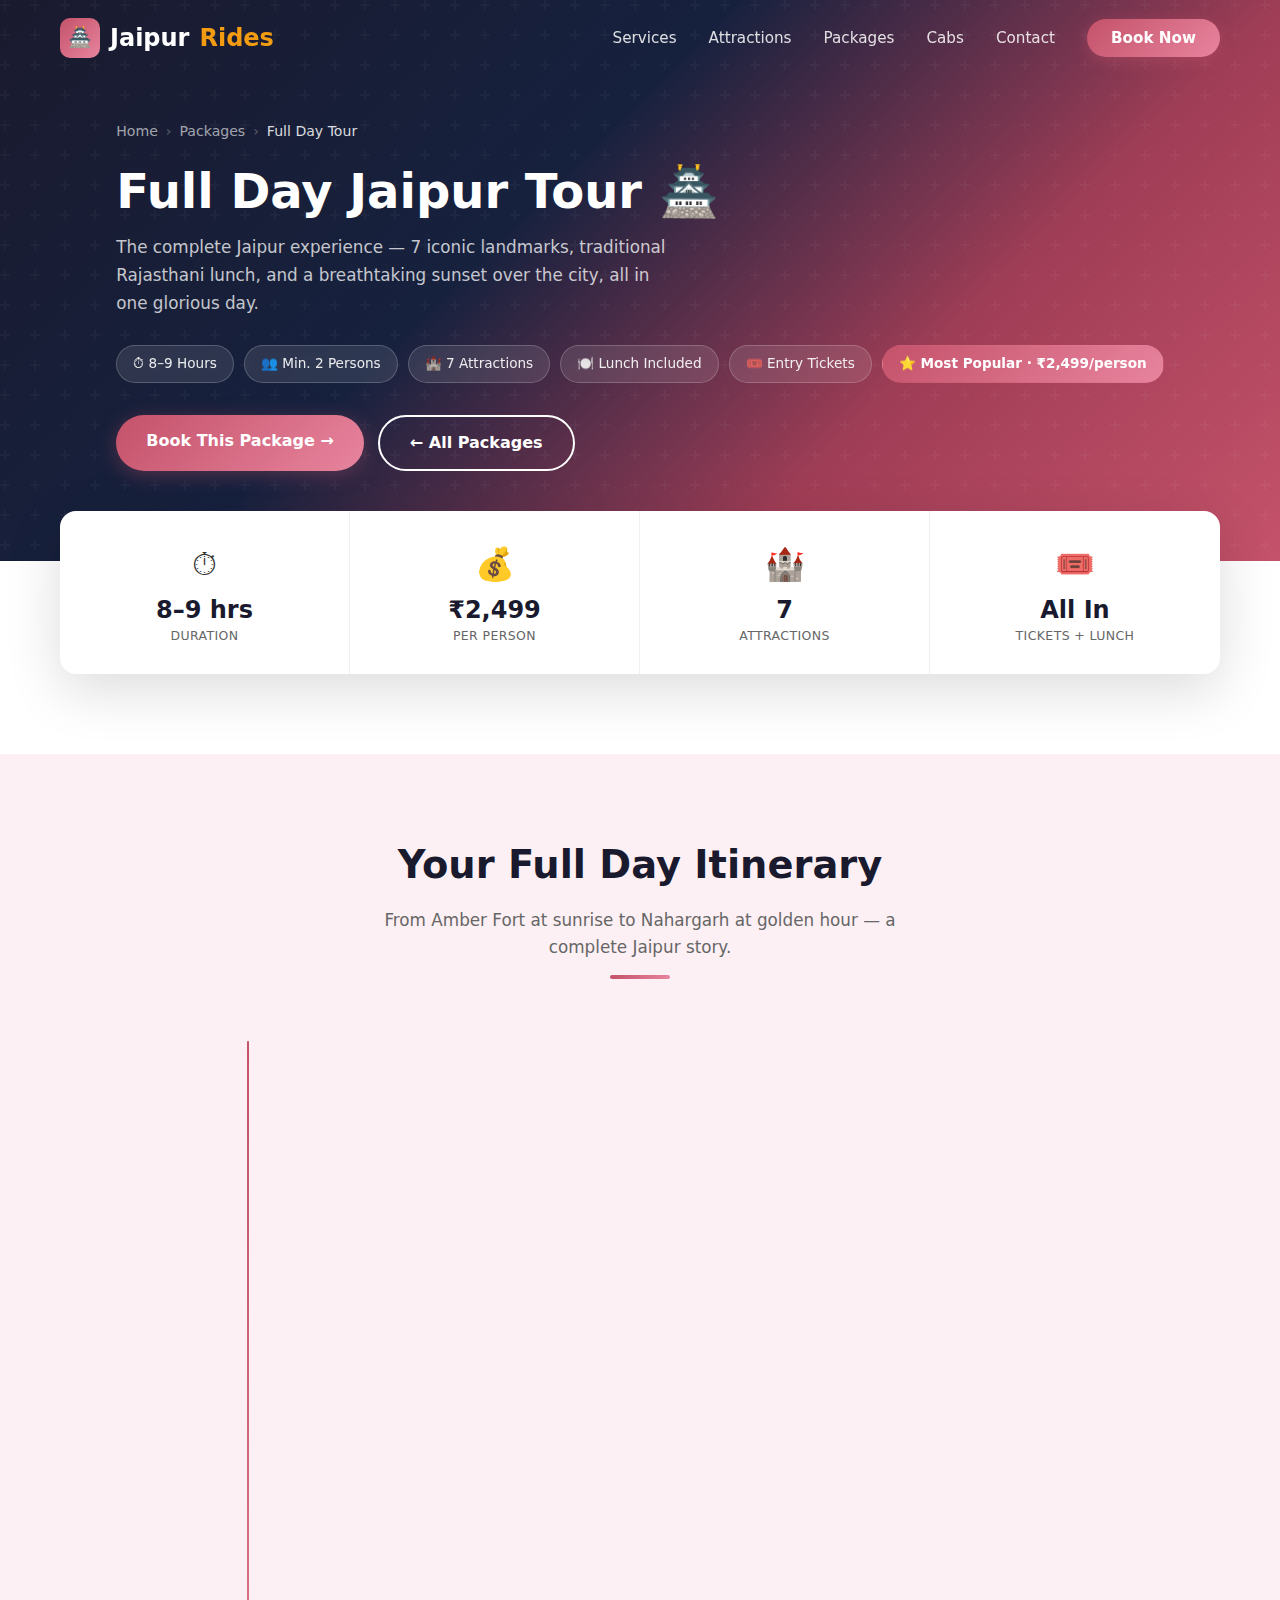
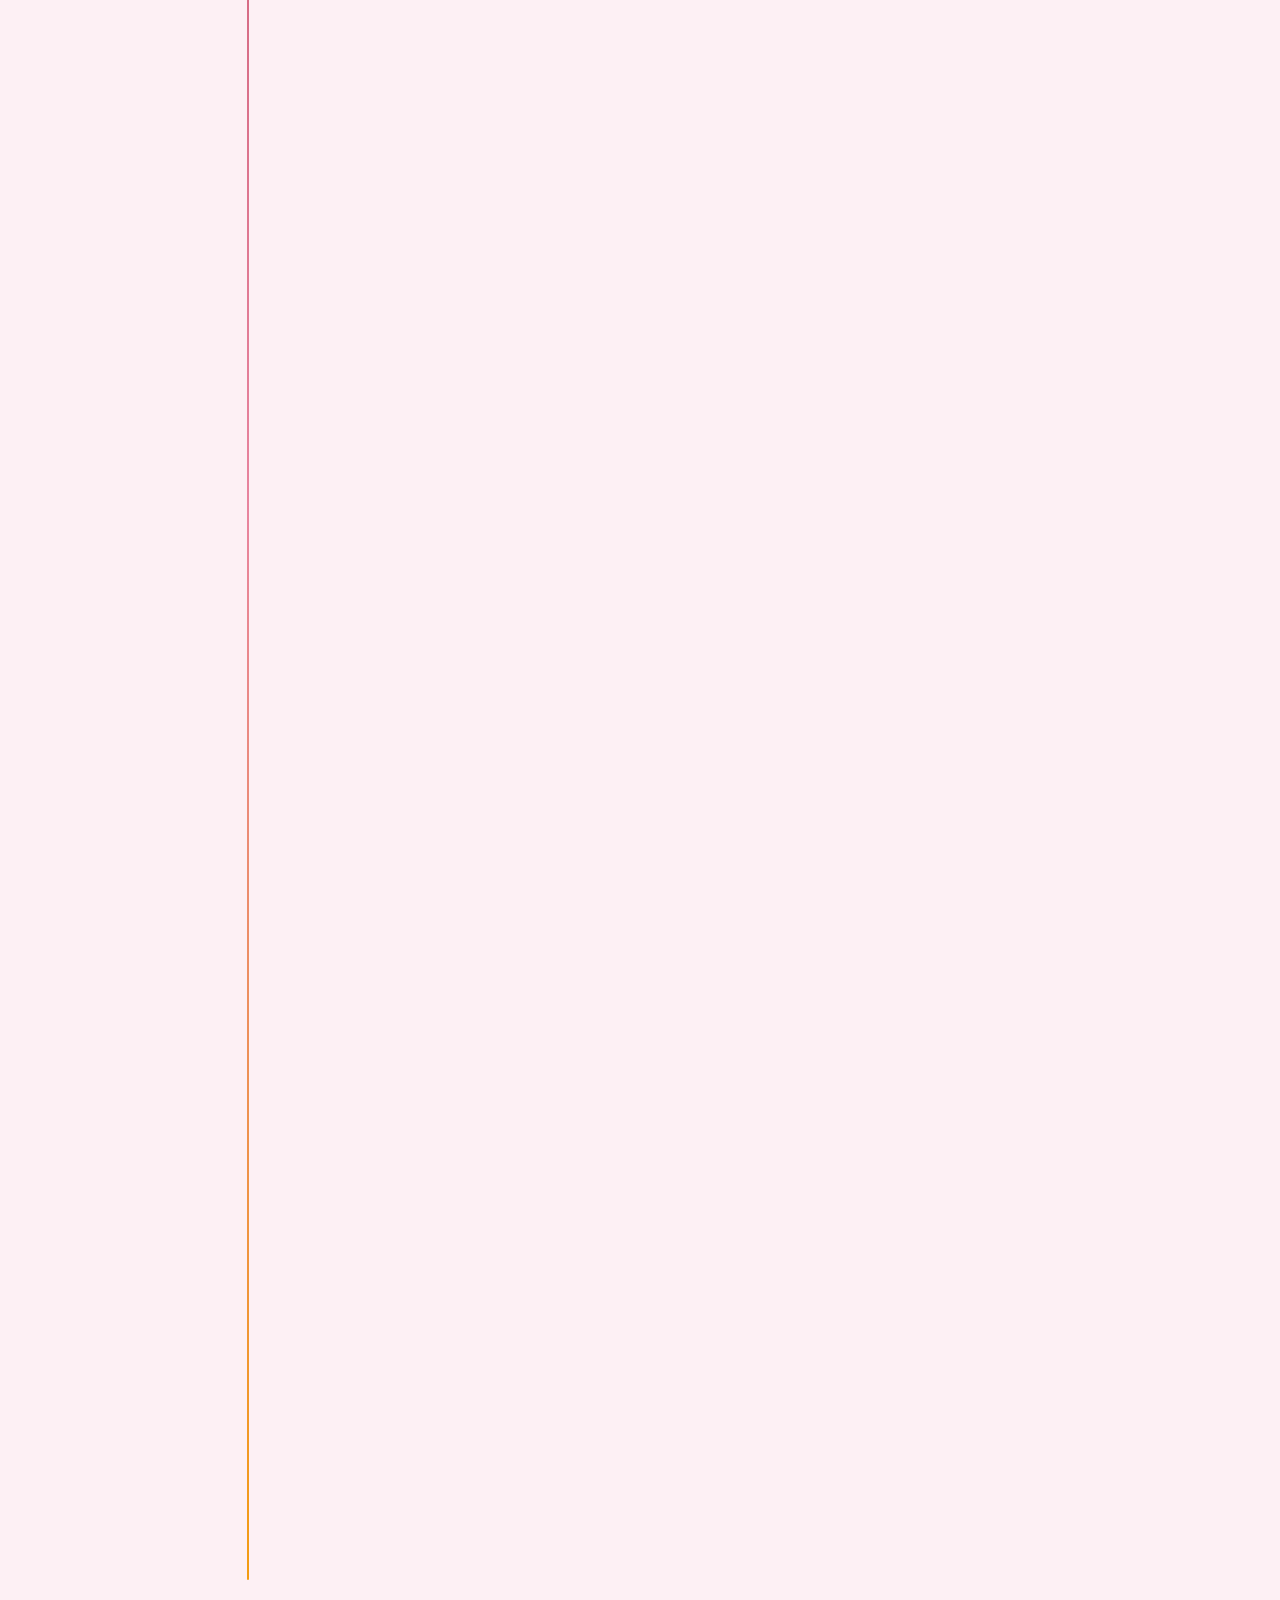
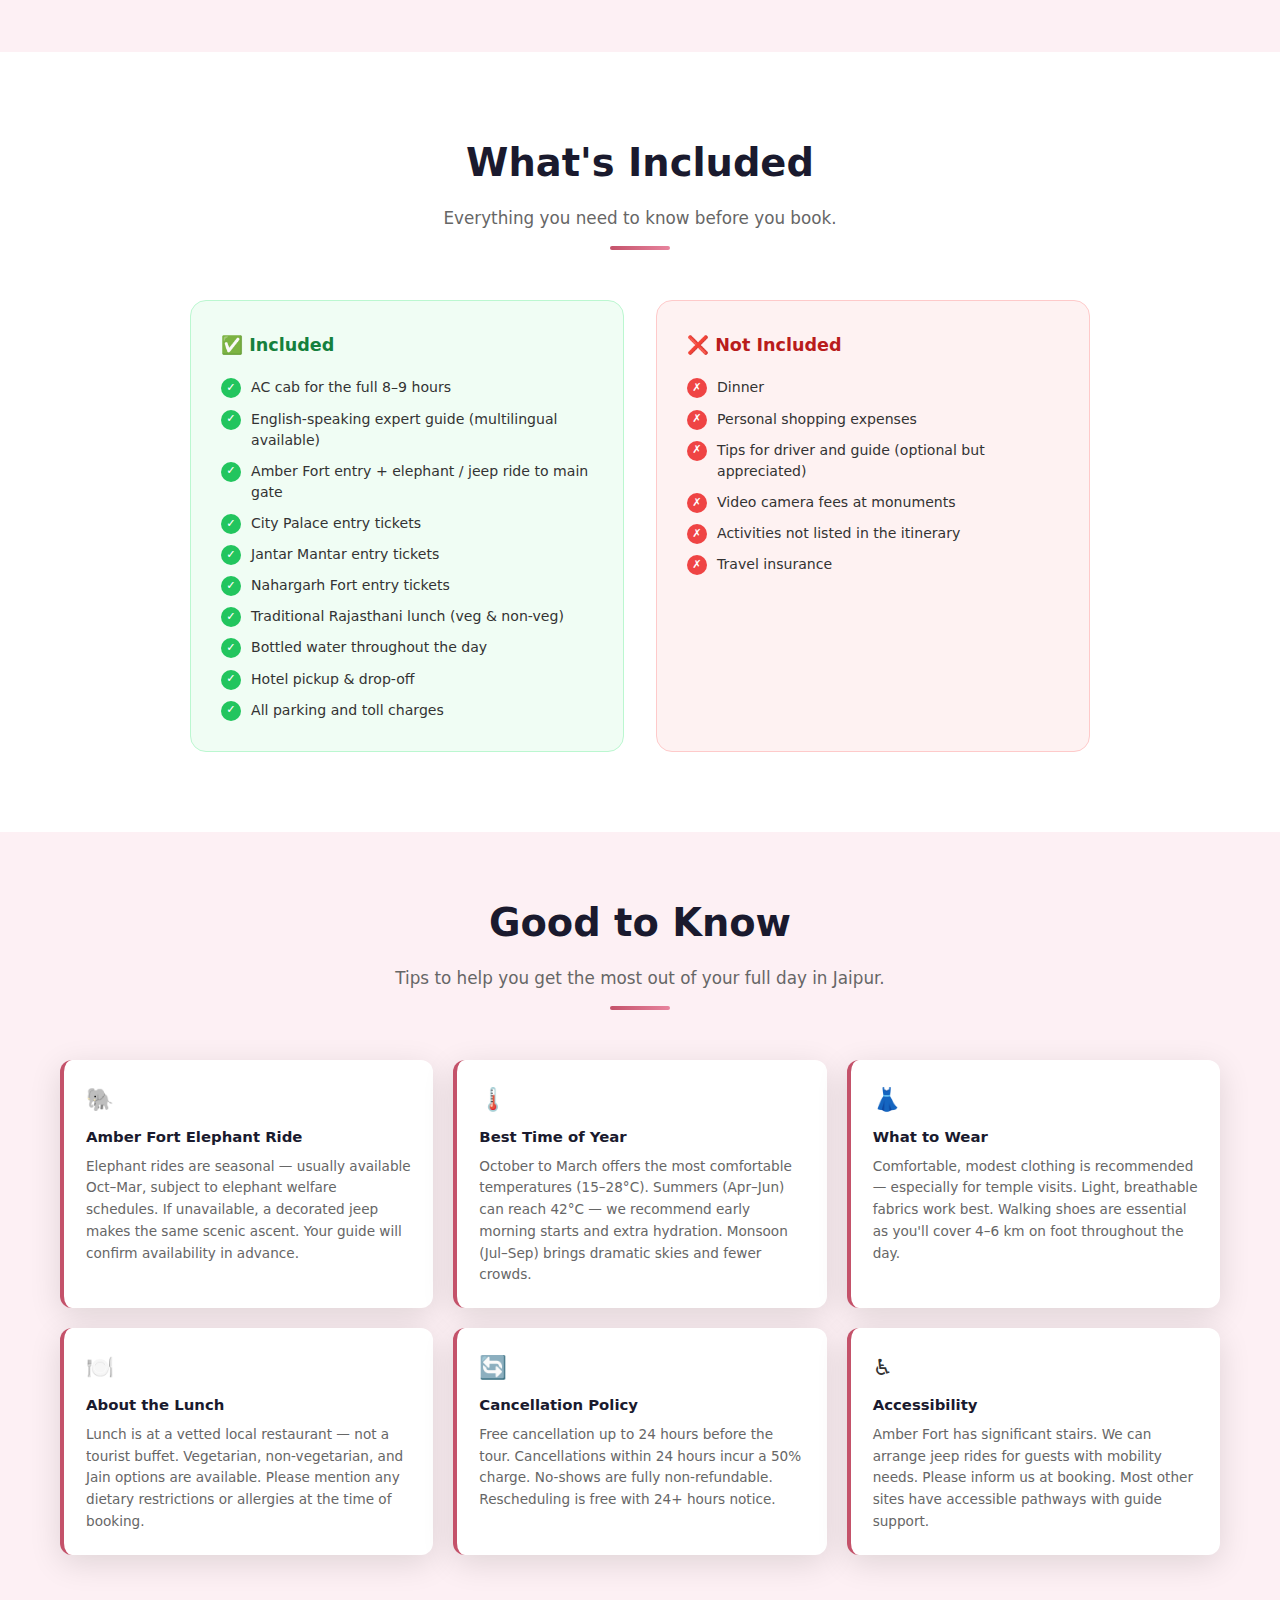
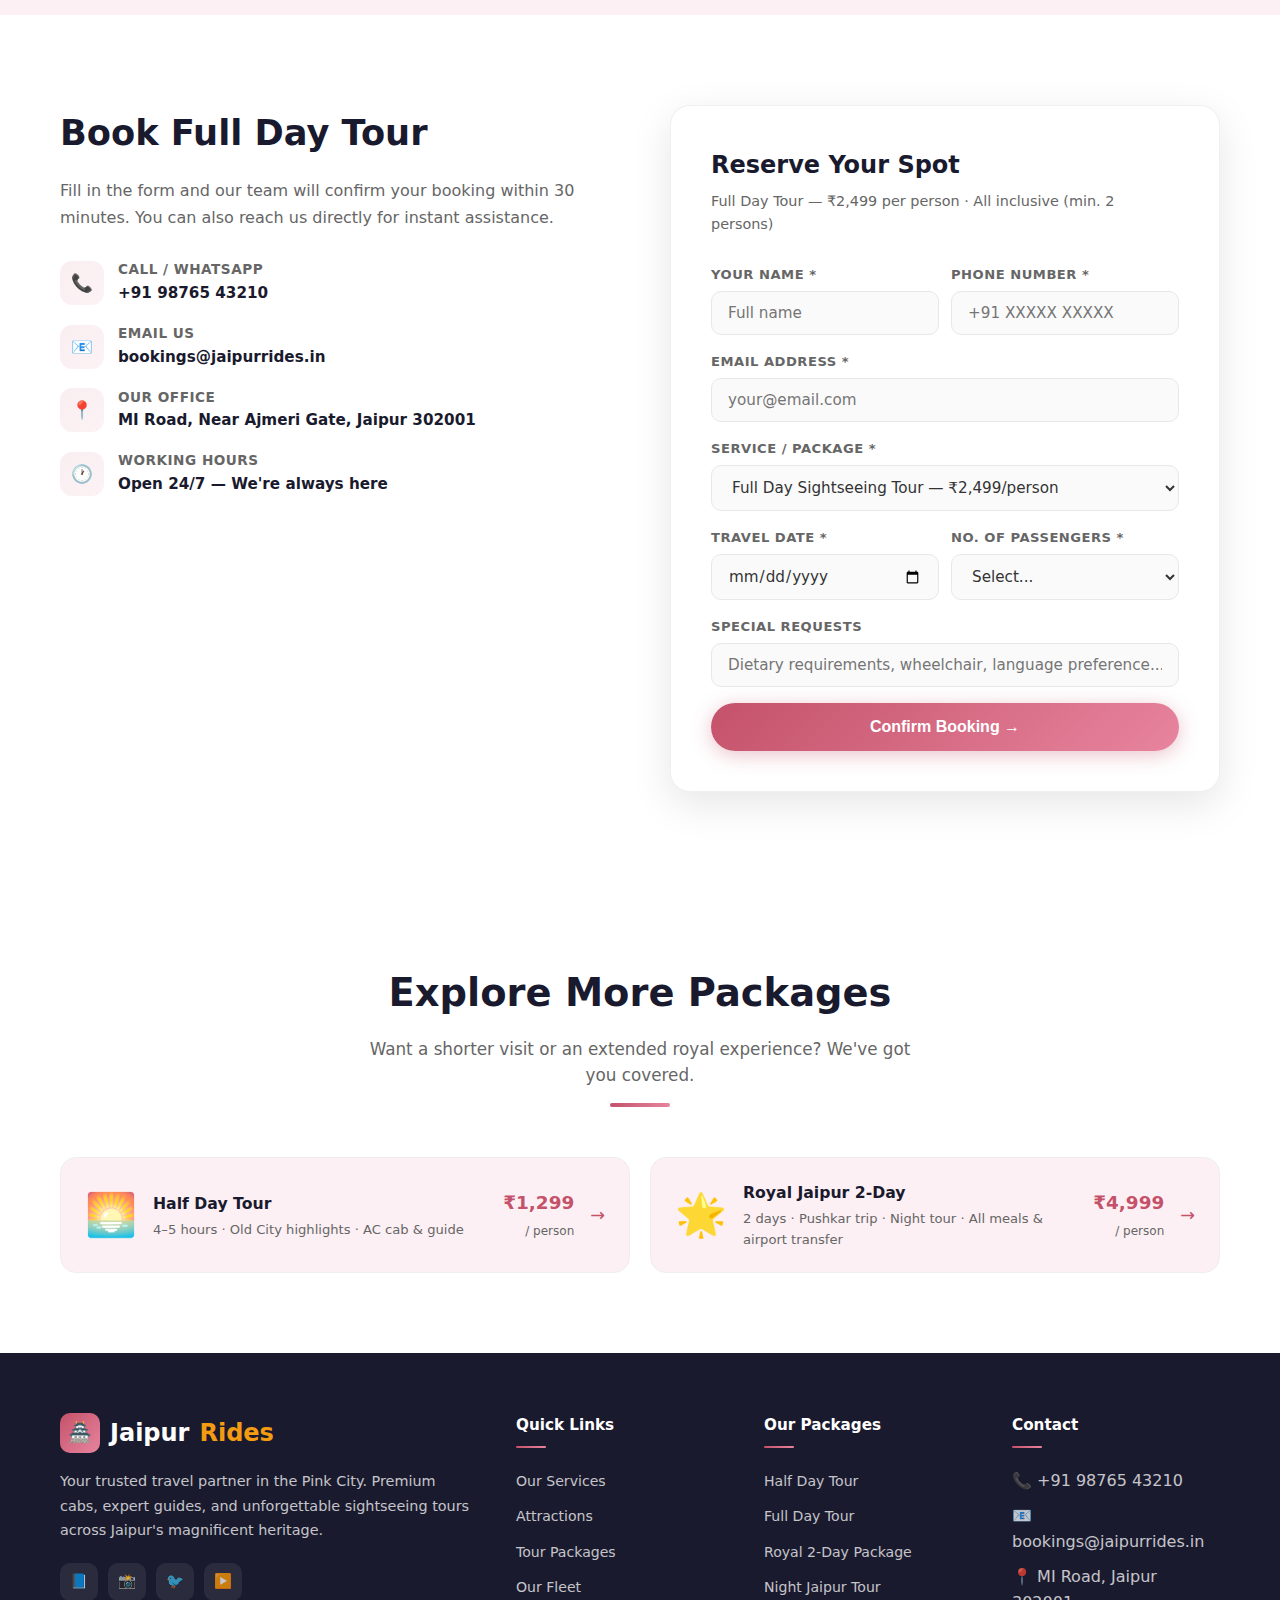
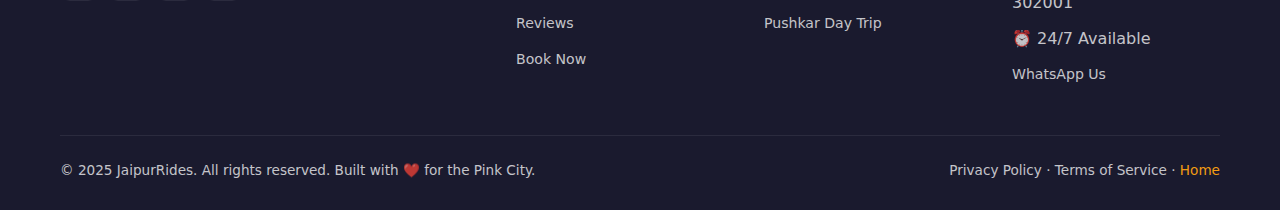
<file: full-day-tour.html>
<!DOCTYPE html>
<html lang="en">
<head>
  <meta charset="UTF-8" />
  <meta name="viewport" content="width=device-width, initial-scale=1.0" />
  <meta name="description" content="JaipurRides Full Day Tour — The complete Jaipur experience in 8–9 hours. Amber Fort, Hawa Mahal, City Palace, Jantar Mantar, Nahargarh Fort &amp; traditional lunch. ₹2,499/person." />
  <title>Full Day Jaipur Tour — ₹2,499/person | JaipurRides</title>
  <link rel="stylesheet" href="css/style.css" />
  <link rel="stylesheet" href="css/packages.css" />
  <link rel="icon" type="image/svg+xml" href="data:image/svg+xml,<svg xmlns='http://www.w3.org/2000/svg' viewBox='0 0 100 100'><text y='.9em' font-size='90'>🏯</text></svg>" />
</head>
<body>

  <!-- ===== NAVBAR ===== -->
  <nav class="navbar" id="navbar">
    <div class="container">
      <div class="nav-inner">
        <a href="index.html" class="logo">
          <div class="logo-icon">🏯</div>
          Jaipur<span>Rides</span>
        </a>
        <ul class="nav-links" id="navLinks">
          <li><a href="index.html#services">Services</a></li>
          <li><a href="index.html#attractions">Attractions</a></li>
          <li><a href="index.html#packages">Packages</a></li>
          <li><a href="index.html#cabs">Cabs</a></li>
          <li><a href="index.html#contact">Contact</a></li>
          <li><a href="#pkg-booking" class="nav-cta">Book Now</a></li>
        </ul>
        <div class="hamburger" id="hamburger">
          <span></span><span></span><span></span>
        </div>
      </div>
    </div>
  </nav>

  <!-- ===== HERO ===== -->
  <section class="pkg-hero" style="background: linear-gradient(135deg, #1a1a2e 0%, #16213e 40%, #A03D56 70%, #C4526A 100%);">
    <div class="container">
      <div class="pkg-hero-inner">
        <nav class="breadcrumb">
          <a href="index.html">Home</a>
          <span class="sep">›</span>
          <a href="index.html#packages">Packages</a>
          <span class="sep">›</span>
          <span class="current">Full Day Tour</span>
        </nav>
        <h1>Full Day Jaipur Tour 🏯</h1>
        <p class="pkg-tagline">
          The complete Jaipur experience — 7 iconic landmarks, traditional Rajasthani lunch, and a breathtaking sunset over the city, all in one glorious day.
        </p>
        <div class="pkg-badges">
          <span class="pkg-badge">⏱ 8–9 Hours</span>
          <span class="pkg-badge">👥 Min. 2 Persons</span>
          <span class="pkg-badge">🏰 7 Attractions</span>
          <span class="pkg-badge">🍽️ Lunch Included</span>
          <span class="pkg-badge">🎟️ Entry Tickets</span>
          <span class="pkg-badge featured">⭐ Most Popular · ₹2,499/person</span>
        </div>
        <div class="pkg-hero-actions">
          <a href="#pkg-booking" class="btn btn-primary">Book This Package →</a>
          <a href="index.html#packages" class="btn btn-outline">← All Packages</a>
        </div>
      </div>
    </div>
  </section>

  <!-- ===== OVERVIEW STATS ===== -->
  <section class="pkg-overview">
    <div class="container">
      <div class="overview-panel">
        <div class="overview-stat">
          <span class="ov-icon">⏱</span>
          <div class="ov-value">8–9 hrs</div>
          <div class="ov-label">Duration</div>
        </div>
        <div class="overview-stat">
          <span class="ov-icon">💰</span>
          <div class="ov-value">₹2,499</div>
          <div class="ov-label">Per Person</div>
        </div>
        <div class="overview-stat">
          <span class="ov-icon">🏰</span>
          <div class="ov-value">7</div>
          <div class="ov-label">Attractions</div>
        </div>
        <div class="overview-stat">
          <span class="ov-icon">🎟️</span>
          <div class="ov-value">All In</div>
          <div class="ov-label">Tickets + Lunch</div>
        </div>
      </div>
    </div>
  </section>

  <!-- ===== ITINERARY ===== -->
  <section class="pkg-itinerary">
    <div class="container">
      <div class="section-title">
        <h2>Your Full Day Itinerary</h2>
        <p>From Amber Fort at sunrise to Nahargarh at golden hour — a complete Jaipur story.</p>
        <div class="line"></div>
      </div>

      <div class="timeline">

        <div class="timeline-item">
          <div class="timeline-dot"></div>
          <div class="tl-time">🕗 8:00 AM</div>
          <div class="tl-card">
            <h3>🚖 Hotel / Accommodation Pickup</h3>
            <p>Your expert guide and driver arrive at your hotel lobby. You'll receive a WhatsApp confirmation with driver details the evening before. Early morning start ensures you beat the crowds at Amber Fort.</p>
            <span class="tl-duration">⏱ 45 min drive to Amber Fort</span>
          </div>
        </div>

        <div class="timeline-item">
          <div class="timeline-dot"></div>
          <div class="tl-time">🕗 8:45 AM</div>
          <div class="tl-card">
            <h3>🏯 Amber Fort — The Crown Jewel</h3>
            <p>Perched dramatically on a hill above Maota Lake, Amber Fort is Jaipur's most stunning monument. Begin with the optional elephant or jeep ride up to the main gate for the classic approach. Explore the Sheesh Mahal (Hall of Mirrors), the Diwan-i-Aam and Diwan-i-Khas audience halls, and the breathtaking Ganesh Pol gateway. Your guide narrates centuries of Rajput military history and court intrigue.</p>
            <span class="tl-duration">⏱ ~2.5 hours · Entry tickets included</span>
          </div>
        </div>

        <div class="timeline-item">
          <div class="timeline-dot"></div>
          <div class="tl-time">🕚 11:30 AM</div>
          <div class="tl-card">
            <h3>🌸 Hawa Mahal — Photo Stop</h3>
            <p>Drive past the iconic five-storey honeycomb façade of Hawa Mahal for photos from the best vantage points. Your guide shares the story of how the palace's 953 windows allowed royal ladies to observe street life while remaining unseen. A short 20-minute stop with maximum photogenic impact.</p>
            <span class="tl-duration">⏱ ~20 minutes</span>
          </div>
        </div>

        <div class="timeline-item">
          <div class="timeline-dot"></div>
          <div class="tl-time">🕛 12:00 PM</div>
          <div class="tl-card">
            <h3>👑 City Palace — Royal Residence</h3>
            <p>Enter the grand complex that has served as the seat of the Jaipur royal family since 1727. Walk through the Mubarak Mahal with its exquisite textile collection, stand before the extraordinary silver water vessels in Diwan-i-Khas, and admire the famous Peacock Door and Lotus Door in the private quarters courtyards. Your guide contextualises the blend of Rajput, Mughal, and European architectural styles.</p>
            <span class="tl-duration">⏱ ~60 minutes · Entry tickets included</span>
          </div>
        </div>

        <div class="timeline-item">
          <div class="timeline-dot"></div>
          <div class="tl-time">🕐 1:00 PM</div>
          <div class="tl-card">
            <h3>🍛 Traditional Rajasthani Lunch</h3>
            <p>Enjoy a hearty sit-down meal at a carefully selected local restaurant, featuring the iconic Dal Baati Churma, Gatte ki Sabzi, Ker Sangri, and freshly made rotis — both vegetarian and non-vegetarian options available. This is a true taste of Rajasthan, not a tourist buffet. Lunch is fully included in your package price.</p>
            <span class="tl-duration">⏱ ~60 minutes · Fully included</span>
          </div>
        </div>

        <div class="timeline-item">
          <div class="timeline-dot"></div>
          <div class="tl-time">🕑 2:00 PM</div>
          <div class="tl-card">
            <h3>🔭 Jantar Mantar — UNESCO Observatory</h3>
            <p>The world's largest stone sundial, built in 1734, is just one of 19 extraordinary instruments in this open-air observatory. Maharaja Jai Singh II built it with such precision that its sundial tracks time accurate to within 2 seconds. A UNESCO World Heritage Site that feels more like sculpture garden than science lab — your guide makes the astronomy surprisingly accessible.</p>
            <span class="tl-duration">⏱ ~45 minutes · Entry tickets included</span>
          </div>
        </div>

        <div class="timeline-item">
          <div class="timeline-dot"></div>
          <div class="tl-time">🕑 3:00 PM</div>
          <div class="tl-card">
            <h3>🕌 Birla Mandir — Marble Temple</h3>
            <p>A serene marble temple built in 1988 by the Birla family, dedicated to Lord Vishnu and Goddess Lakshmi. The pure white marble exterior is stunning, and the interior features beautiful glass work depicting scenes from Hindu mythology. A peaceful interlude before the final ascent to Nahargarh. Dress modestly and remove footwear at the entrance.</p>
            <span class="tl-duration">⏱ ~45 minutes</span>
          </div>
        </div>

        <div class="timeline-item">
          <div class="timeline-dot"></div>
          <div class="tl-time">🕓 4:00 PM</div>
          <div class="tl-card">
            <h3>🦚 Nahargarh Fort — Golden Hour</h3>
            <p>The perfect finale. Perched on the Aravalli Hills above the city, Nahargarh (Tiger Fort) offers the most spectacular panoramic views of Jaipur — the pink city spreading out to every horizon. Arrive in time for the golden hour when the light turns the city's sandstone a warm coral. Your guide shares legends of the ghost of Nahar Singh Bhomia who is said to haunt these walls.</p>
            <span class="tl-duration">⏱ ~2 hours · Entry tickets included</span>
          </div>
        </div>

        <div class="timeline-item">
          <div class="timeline-dot"></div>
          <div class="tl-time">🕕 6:30 PM</div>
          <div class="tl-card">
            <h3>🏨 Drop-off at Hotel</h3>
            <p>Your driver returns you to your hotel, perfectly timed with the sunset. Your evening is yours — we can recommend the best restaurants and night markets nearby.</p>
          </div>
        </div>

      </div>
    </div>
  </section>

  <!-- ===== INCLUDES / EXCLUDES ===== -->
  <section class="pkg-includes">
    <div class="container">
      <div class="section-title">
        <h2>What's Included</h2>
        <p>Everything you need to know before you book.</p>
        <div class="line"></div>
      </div>
      <div class="inc-grid">
        <div class="inc-box included">
          <h3>✅ Included</h3>
          <div class="inc-list">
            <div class="inc-item"><span class="inc-dot y">✓</span> AC cab for the full 8–9 hours</div>
            <div class="inc-item"><span class="inc-dot y">✓</span> English-speaking expert guide (multilingual available)</div>
            <div class="inc-item"><span class="inc-dot y">✓</span> Amber Fort entry + elephant / jeep ride to main gate</div>
            <div class="inc-item"><span class="inc-dot y">✓</span> City Palace entry tickets</div>
            <div class="inc-item"><span class="inc-dot y">✓</span> Jantar Mantar entry tickets</div>
            <div class="inc-item"><span class="inc-dot y">✓</span> Nahargarh Fort entry tickets</div>
            <div class="inc-item"><span class="inc-dot y">✓</span> Traditional Rajasthani lunch (veg &amp; non-veg)</div>
            <div class="inc-item"><span class="inc-dot y">✓</span> Bottled water throughout the day</div>
            <div class="inc-item"><span class="inc-dot y">✓</span> Hotel pickup &amp; drop-off</div>
            <div class="inc-item"><span class="inc-dot y">✓</span> All parking and toll charges</div>
          </div>
        </div>
        <div class="inc-box excluded">
          <h3>❌ Not Included</h3>
          <div class="inc-list">
            <div class="inc-item"><span class="inc-dot n">✗</span> Dinner</div>
            <div class="inc-item"><span class="inc-dot n">✗</span> Personal shopping expenses</div>
            <div class="inc-item"><span class="inc-dot n">✗</span> Tips for driver and guide (optional but appreciated)</div>
            <div class="inc-item"><span class="inc-dot n">✗</span> Video camera fees at monuments</div>
            <div class="inc-item"><span class="inc-dot n">✗</span> Activities not listed in the itinerary</div>
            <div class="inc-item"><span class="inc-dot n">✗</span> Travel insurance</div>
          </div>
        </div>
      </div>
    </div>
  </section>

  <!-- ===== IMPORTANT NOTES ===== -->
  <section class="pkg-notes">
    <div class="container">
      <div class="section-title">
        <h2>Good to Know</h2>
        <p>Tips to help you get the most out of your full day in Jaipur.</p>
        <div class="line"></div>
      </div>
      <div class="notes-grid">
        <div class="note-card">
          <span class="note-icon">🐘</span>
          <h4>Amber Fort Elephant Ride</h4>
          <p>Elephant rides are seasonal — usually available Oct–Mar, subject to elephant welfare schedules. If unavailable, a decorated jeep makes the same scenic ascent. Your guide will confirm availability in advance.</p>
        </div>
        <div class="note-card">
          <span class="note-icon">🌡️</span>
          <h4>Best Time of Year</h4>
          <p>October to March offers the most comfortable temperatures (15–28°C). Summers (Apr–Jun) can reach 42°C — we recommend early morning starts and extra hydration. Monsoon (Jul–Sep) brings dramatic skies and fewer crowds.</p>
        </div>
        <div class="note-card">
          <span class="note-icon">👗</span>
          <h4>What to Wear</h4>
          <p>Comfortable, modest clothing is recommended — especially for temple visits. Light, breathable fabrics work best. Walking shoes are essential as you'll cover 4–6 km on foot throughout the day.</p>
        </div>
        <div class="note-card">
          <span class="note-icon">🍽️</span>
          <h4>About the Lunch</h4>
          <p>Lunch is at a vetted local restaurant — not a tourist buffet. Vegetarian, non-vegetarian, and Jain options are available. Please mention any dietary restrictions or allergies at the time of booking.</p>
        </div>
        <div class="note-card">
          <span class="note-icon">🔄</span>
          <h4>Cancellation Policy</h4>
          <p>Free cancellation up to 24 hours before the tour. Cancellations within 24 hours incur a 50% charge. No-shows are fully non-refundable. Rescheduling is free with 24+ hours notice.</p>
        </div>
        <div class="note-card">
          <span class="note-icon">♿</span>
          <h4>Accessibility</h4>
          <p>Amber Fort has significant stairs. We can arrange jeep rides for guests with mobility needs. Please inform us at booking. Most other sites have accessible pathways with guide support.</p>
        </div>
      </div>
    </div>
  </section>

  <!-- ===== BOOKING SECTION ===== -->
  <section class="booking-section" id="pkg-booking">
    <div class="container">
      <div class="booking-grid">
        <div class="booking-info">
          <h2>Book Full Day Tour</h2>
          <p>Fill in the form and our team will confirm your booking within 30 minutes. You can also reach us directly for instant assistance.</p>
          <div class="contact-items">
            <div class="contact-item">
              <div class="contact-item-icon">📞</div>
              <div class="contact-item-text">
                <h5>Call / WhatsApp</h5>
                <p>+91 98765 43210</p>
              </div>
            </div>
            <div class="contact-item">
              <div class="contact-item-icon">📧</div>
              <div class="contact-item-text">
                <h5>Email Us</h5>
                <p>bookings@jaipurrides.in</p>
              </div>
            </div>
            <div class="contact-item">
              <div class="contact-item-icon">📍</div>
              <div class="contact-item-text">
                <h5>Our Office</h5>
                <p>MI Road, Near Ajmeri Gate, Jaipur 302001</p>
              </div>
            </div>
            <div class="contact-item">
              <div class="contact-item-icon">🕐</div>
              <div class="contact-item-text">
                <h5>Working Hours</h5>
                <p>Open 24/7 — We're always here</p>
              </div>
            </div>
          </div>
        </div>

        <div class="booking-form">
          <h3>Reserve Your Spot</h3>
          <p>Full Day Tour — ₹2,499 per person · All inclusive (min. 2 persons)</p>
          <form id="mainBookingForm">
            <div class="form-row">
              <div class="form-group">
                <label>Your Name *</label>
                <input type="text" id="bookName" placeholder="Full name" />
              </div>
              <div class="form-group">
                <label>Phone Number *</label>
                <input type="tel" id="bookPhone" placeholder="+91 XXXXX XXXXX" />
              </div>
            </div>
            <div class="form-group">
              <label>Email Address *</label>
              <input type="email" id="bookEmail" placeholder="your@email.com" />
            </div>
            <div class="form-group">
              <label>Service / Package *</label>
              <select id="bookService">
                <option value="">Select a service...</option>
                <option value="half-day">Half Day Sightseeing Tour — ₹1,299/person</option>
                <option value="full-day" selected>Full Day Sightseeing Tour — ₹2,499/person</option>
                <option value="multi-day">Royal 2-Day Package — ₹4,999/person</option>
                <option value="airport">Airport Transfer</option>
                <option value="outstation">Outstation Trip</option>
                <option value="hourly">Hourly Cab Rental</option>
                <option value="night-tour">Night City Tour</option>
                <option value="custom">Custom / Other</option>
              </select>
            </div>
            <div class="form-row">
              <div class="form-group">
                <label>Travel Date *</label>
                <input type="date" id="bookDate" />
              </div>
              <div class="form-group">
                <label>No. of Passengers *</label>
                <select id="bookPassengers">
                  <option value="">Select...</option>
                  <option value="2">2</option>
                  <option value="3">3</option>
                  <option value="4">4</option>
                  <option value="5-6">5–6</option>
                  <option value="7-10">7–10</option>
                  <option value="11+">11+</option>
                </select>
              </div>
            </div>
            <div class="form-group">
              <label>Special Requests</label>
              <input type="text" id="bookNotes" placeholder="Dietary requirements, wheelchair, language preference..." />
            </div>
            <button type="submit" class="btn btn-primary">Confirm Booking →</button>
          </form>
        </div>
      </div>
    </div>
  </section>

  <!-- ===== OTHER PACKAGES ===== -->
  <section class="other-packages">
    <div class="container">
      <div class="section-title">
        <h2>Explore More Packages</h2>
        <p>Want a shorter visit or an extended royal experience? We've got you covered.</p>
        <div class="line"></div>
      </div>
      <div class="other-pkg-grid">
        <a href="half-day-tour.html" class="other-pkg-card">
          <span class="opk-icon">🌅</span>
          <div class="opk-body">
            <h3>Half Day Tour</h3>
            <p>4–5 hours · Old City highlights · AC cab &amp; guide</p>
          </div>
          <div class="opk-price">
            <span class="amount">₹1,299</span>
            <span class="per">/ person</span>
          </div>
          <span class="opk-arrow">→</span>
        </a>
        <a href="royal-jaipur-tour.html" class="other-pkg-card">
          <span class="opk-icon">🌟</span>
          <div class="opk-body">
            <h3>Royal Jaipur 2-Day</h3>
            <p>2 days · Pushkar trip · Night tour · All meals &amp; airport transfer</p>
          </div>
          <div class="opk-price">
            <span class="amount">₹4,999</span>
            <span class="per">/ person</span>
          </div>
          <span class="opk-arrow">→</span>
        </a>
      </div>
    </div>
  </section>

  <!-- ===== FOOTER ===== -->
  <footer class="footer" id="contact">
    <div class="container">
      <div class="footer-grid">
        <div class="footer-brand">
          <a href="index.html" class="logo">
            <div class="logo-icon">🏯</div>
            Jaipur<span>Rides</span>
          </a>
          <p>Your trusted travel partner in the Pink City. Premium cabs, expert guides, and unforgettable sightseeing tours across Jaipur's magnificent heritage.</p>
          <div class="social-links">
            <div class="social-link">📘</div>
            <div class="social-link">📸</div>
            <div class="social-link">🐦</div>
            <div class="social-link">▶️</div>
          </div>
        </div>
        <div class="footer-col">
          <h4>Quick Links</h4>
          <ul class="footer-links">
            <li><a href="index.html#services">Our Services</a></li>
            <li><a href="index.html#attractions">Attractions</a></li>
            <li><a href="index.html#packages">Tour Packages</a></li>
            <li><a href="index.html#cabs">Our Fleet</a></li>
            <li><a href="index.html#reviews">Reviews</a></li>
            <li><a href="#pkg-booking">Book Now</a></li>
          </ul>
        </div>
        <div class="footer-col">
          <h4>Our Packages</h4>
          <ul class="footer-links">
            <li><a href="half-day-tour.html">Half Day Tour</a></li>
            <li><a href="full-day-tour.html">Full Day Tour</a></li>
            <li><a href="royal-jaipur-tour.html">Royal 2-Day Package</a></li>
            <li><a href="index.html#packages">Night Jaipur Tour</a></li>
            <li><a href="index.html#packages">Pushkar Day Trip</a></li>
          </ul>
        </div>
        <div class="footer-col">
          <h4>Contact</h4>
          <ul class="footer-links">
            <li>📞 +91 98765 43210</li>
            <li>📧 bookings@jaipurrides.in</li>
            <li>📍 MI Road, Jaipur 302001</li>
            <li>⏰ 24/7 Available</li>
            <li><a href="#pkg-booking">WhatsApp Us</a></li>
          </ul>
        </div>
      </div>
      <div class="footer-bottom">
        <p>© 2025 JaipurRides. All rights reserved. Built with ❤️ for the Pink City.</p>
        <p>Privacy Policy · Terms of Service · <a href="index.html">Home</a></p>
      </div>
    </div>
  </footer>

  <!-- ===== TOAST ===== -->
  <div class="toast" id="toast"><span id="toastMsg"></span></div>

  <!-- ===== BACK TO TOP ===== -->
  <div class="back-to-top" id="backToTop">↑</div>

  <script src="js/main.js"></script>
  <script>
    // Timeline scroll animation
    const tlItems = document.querySelectorAll('.timeline-item:not(.day-divider)');
    const tlObserver = new IntersectionObserver(
      entries => entries.forEach(e => { if (e.isIntersecting) e.target.classList.add('visible'); }),
      { threshold: 0.15 }
    );
    tlItems.forEach(item => tlObserver.observe(item));
  </script>
</body>
</html>
</file>
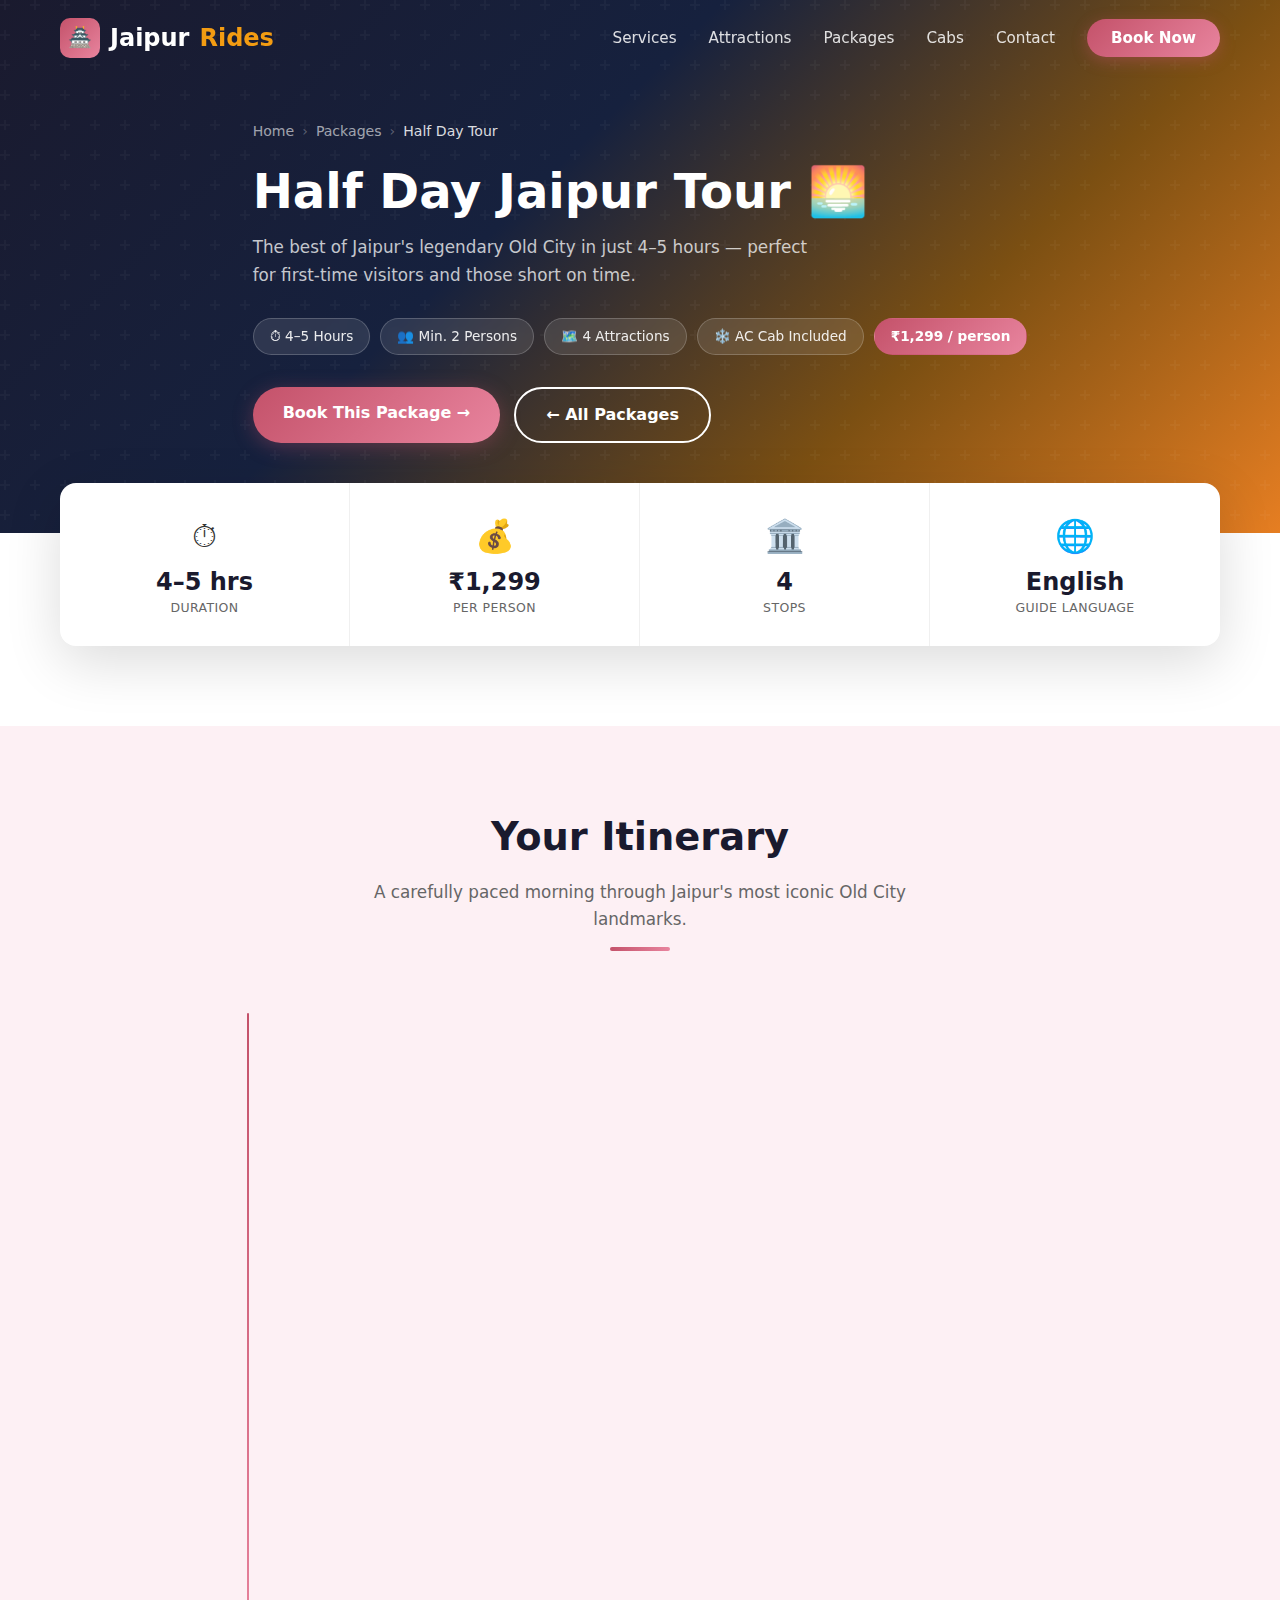
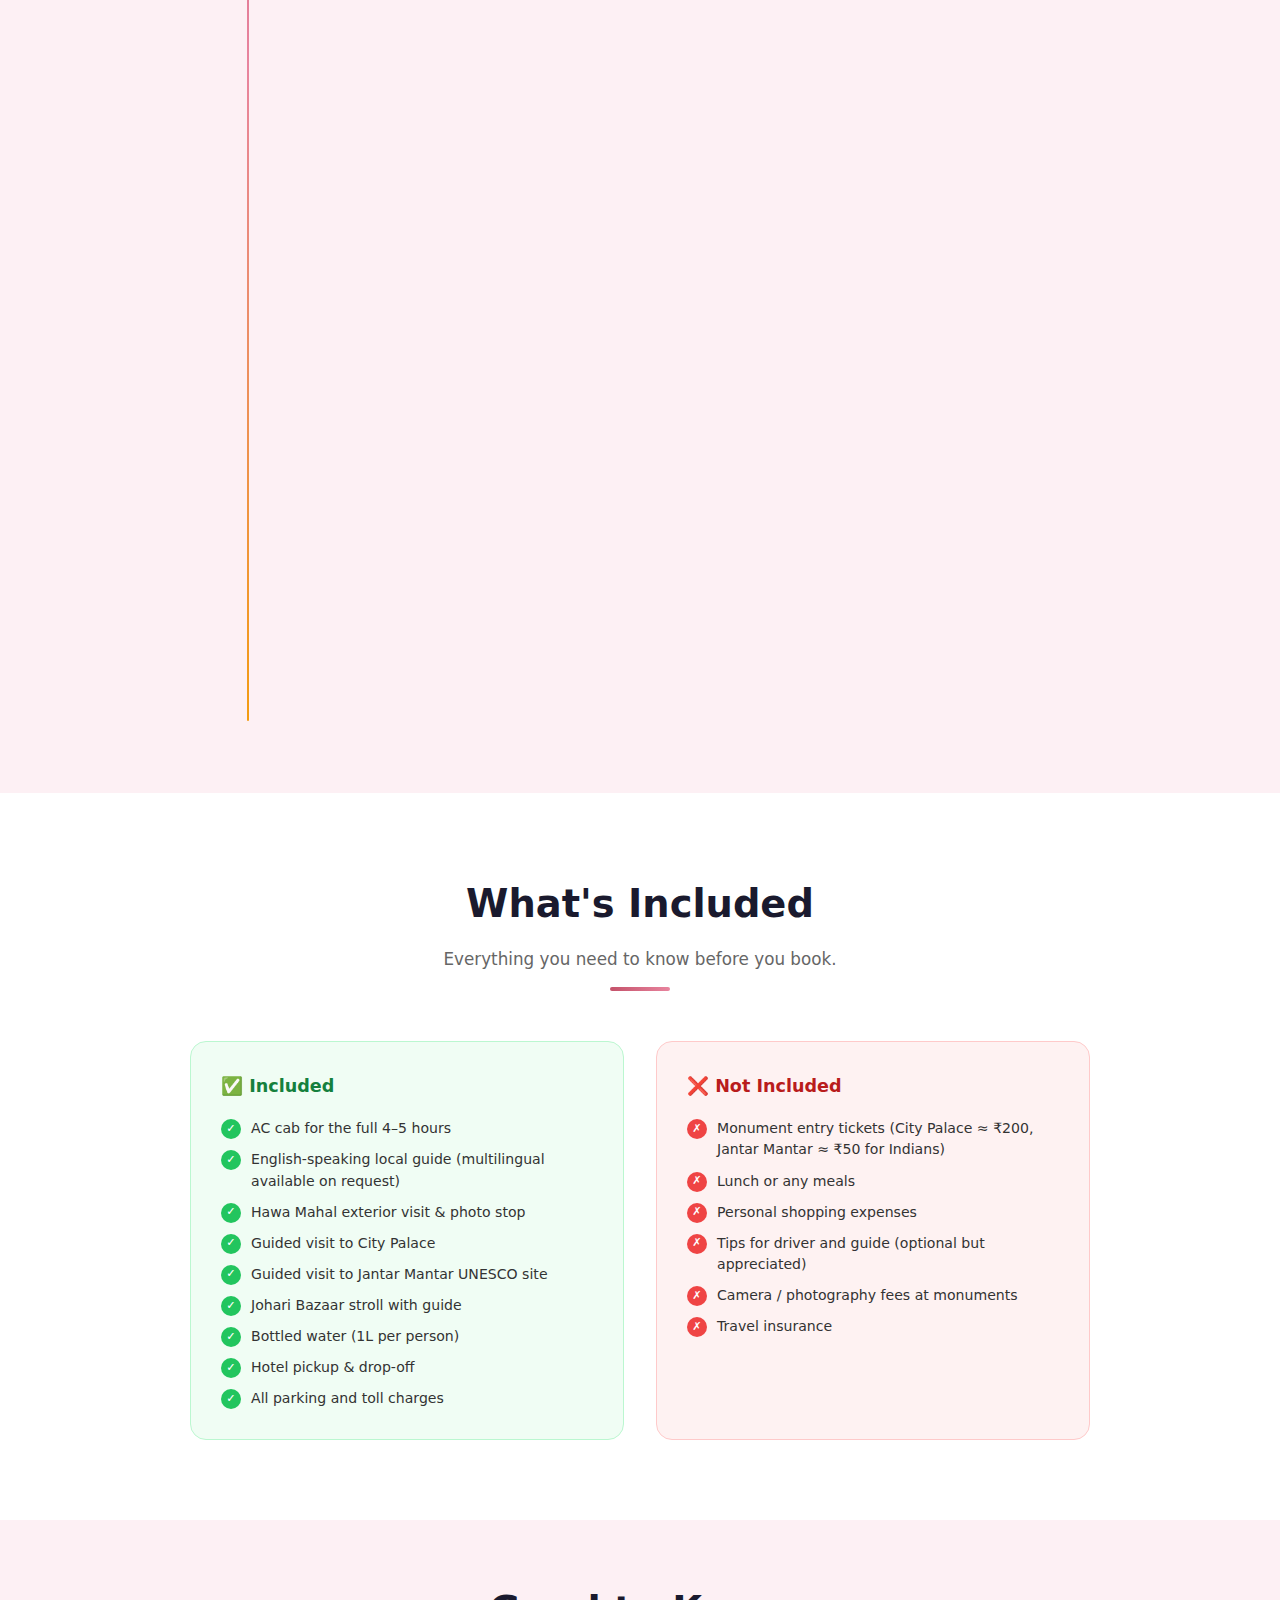
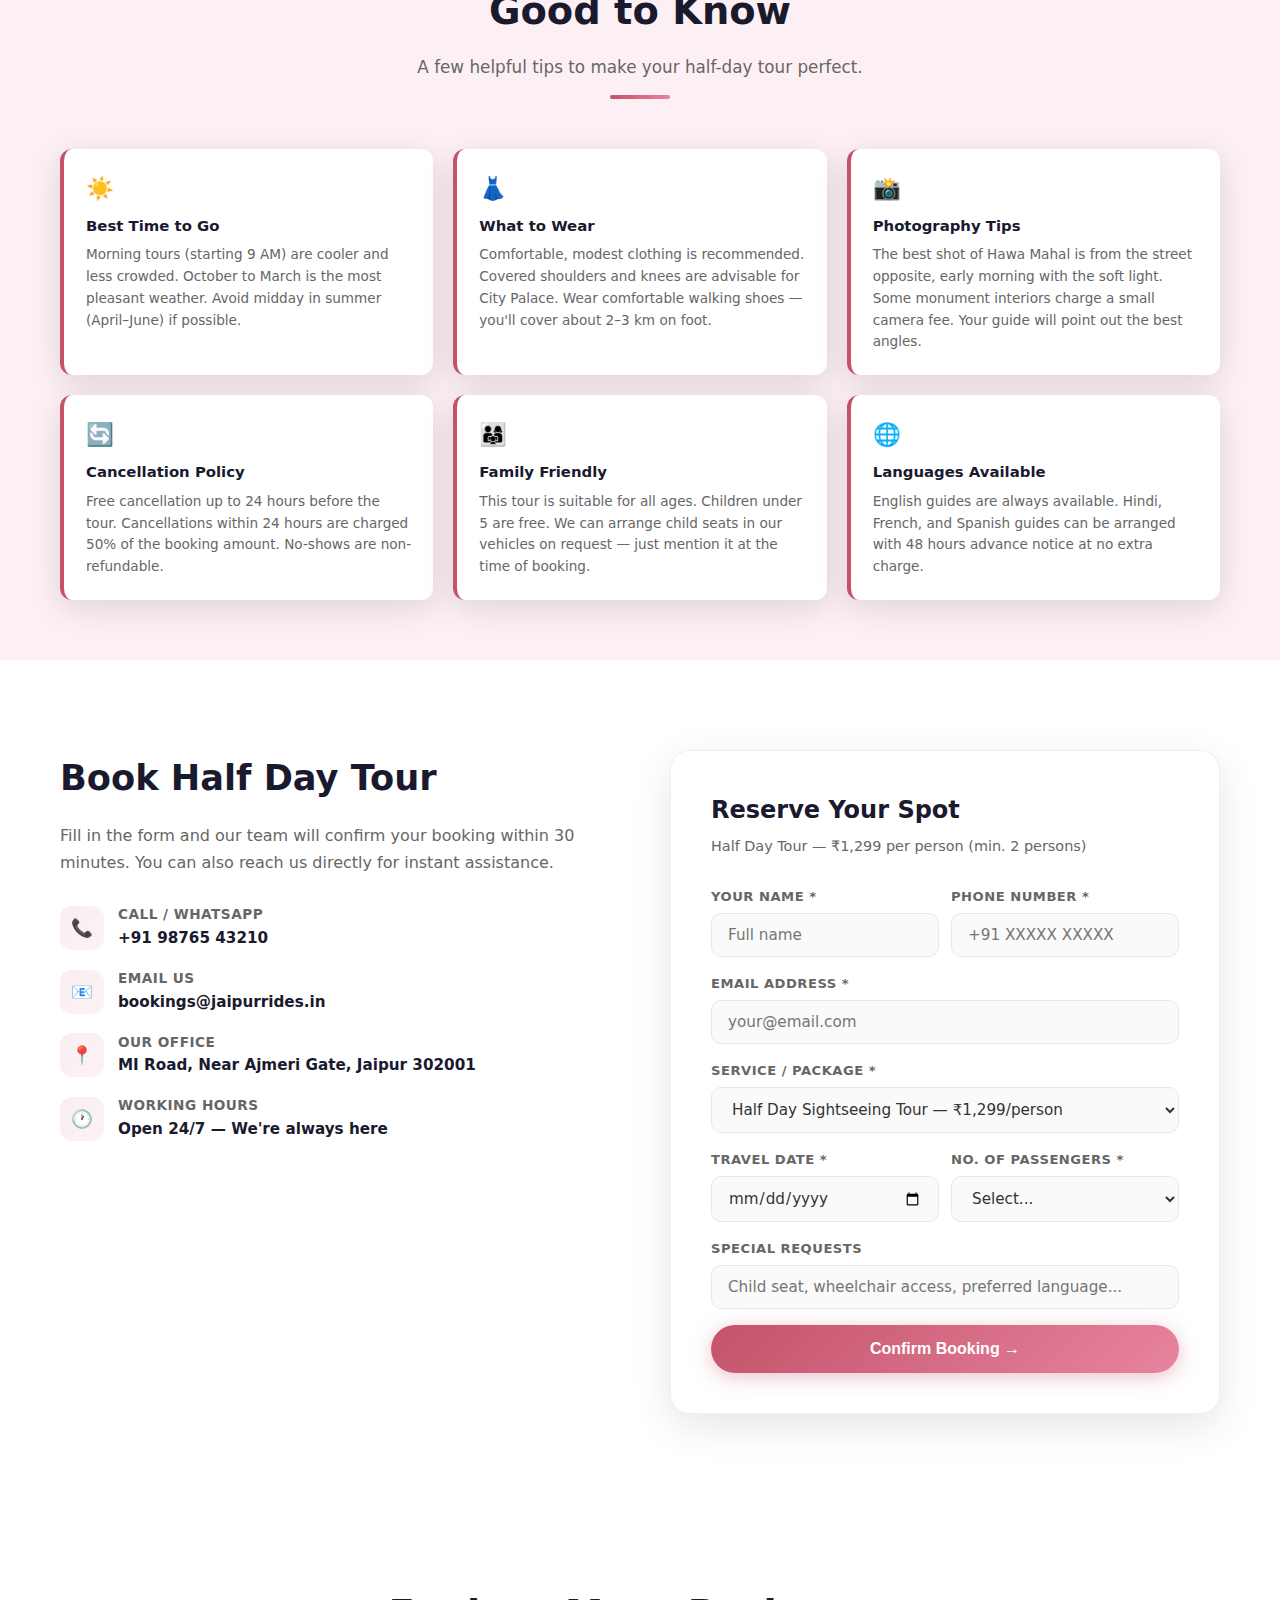
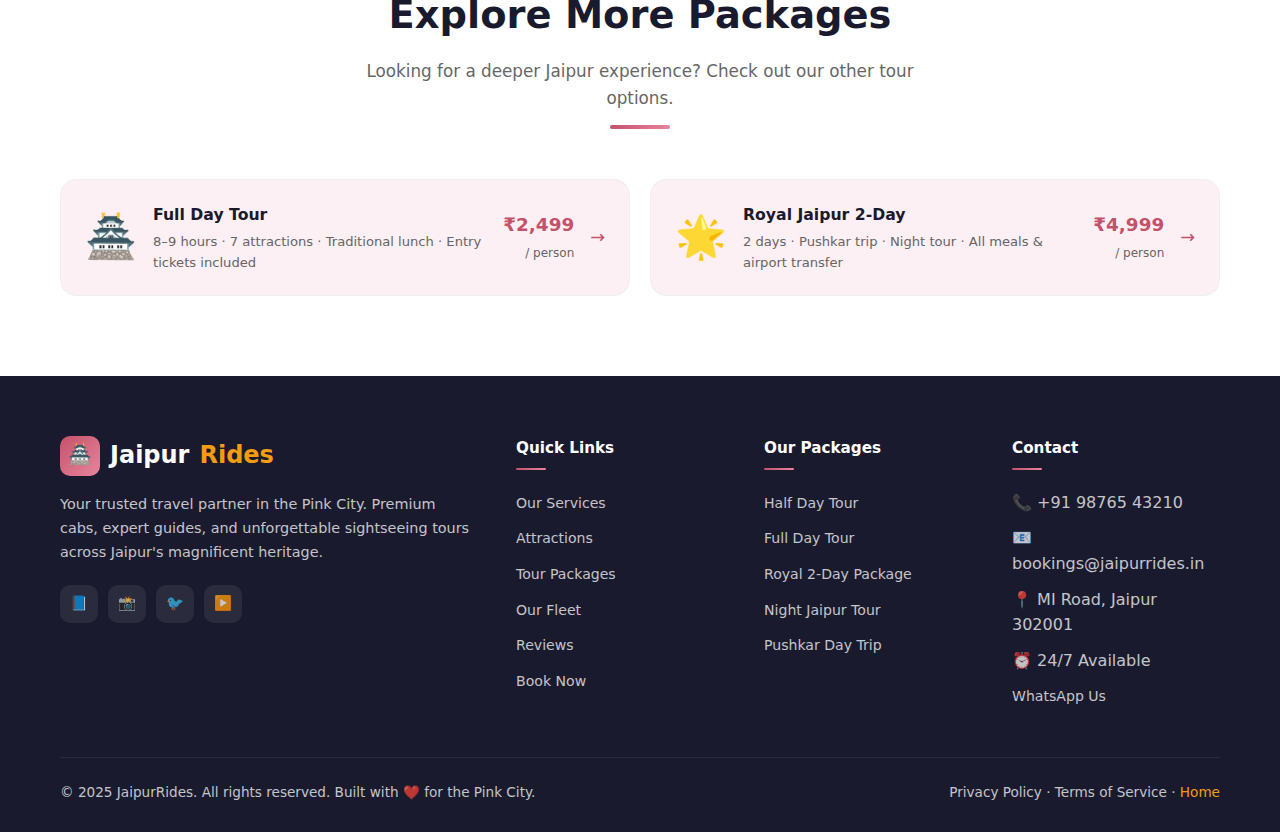
<file: half-day-tour.html>
<!DOCTYPE html>
<html lang="en">
<head>
  <meta charset="UTF-8" />
  <meta name="viewport" content="width=device-width, initial-scale=1.0" />
  <meta name="description" content="JaipurRides Half Day Tour — Explore Jaipur's iconic Old City landmarks in just 4–5 hours. Hawa Mahal, City Palace, Jantar Mantar & Johari Bazaar." />
  <title>Half Day Jaipur Tour — ₹1,299/person | JaipurRides</title>
  <link rel="stylesheet" href="css/style.css" />
  <link rel="stylesheet" href="css/packages.css" />
  <link rel="icon" type="image/svg+xml" href="data:image/svg+xml,<svg xmlns='http://www.w3.org/2000/svg' viewBox='0 0 100 100'><text y='.9em' font-size='90'>🏯</text></svg>" />
</head>
<body>

  <!-- ===== NAVBAR ===== -->
  <nav class="navbar" id="navbar">
    <div class="container">
      <div class="nav-inner">
        <a href="index.html" class="logo">
          <div class="logo-icon">🏯</div>
          Jaipur<span>Rides</span>
        </a>
        <ul class="nav-links" id="navLinks">
          <li><a href="index.html#services">Services</a></li>
          <li><a href="index.html#attractions">Attractions</a></li>
          <li><a href="index.html#packages">Packages</a></li>
          <li><a href="index.html#cabs">Cabs</a></li>
          <li><a href="index.html#contact">Contact</a></li>
          <li><a href="#pkg-booking" class="nav-cta">Book Now</a></li>
        </ul>
        <div class="hamburger" id="hamburger">
          <span></span><span></span><span></span>
        </div>
      </div>
    </div>
  </nav>

  <!-- ===== HERO ===== -->
  <section class="pkg-hero" style="background: linear-gradient(135deg, #1a1a2e 0%, #16213e 40%, #7b4f12 70%, #e67e22 100%);">
    <div class="container">
      <div class="pkg-hero-inner">
        <nav class="breadcrumb">
          <a href="index.html">Home</a>
          <span class="sep">›</span>
          <a href="index.html#packages">Packages</a>
          <span class="sep">›</span>
          <span class="current">Half Day Tour</span>
        </nav>
        <h1>Half Day Jaipur Tour 🌅</h1>
        <p class="pkg-tagline">
          The best of Jaipur's legendary Old City in just 4–5 hours — perfect for first-time visitors and those short on time.
        </p>
        <div class="pkg-badges">
          <span class="pkg-badge">⏱ 4–5 Hours</span>
          <span class="pkg-badge">👥 Min. 2 Persons</span>
          <span class="pkg-badge">🗺️ 4 Attractions</span>
          <span class="pkg-badge">❄️ AC Cab Included</span>
          <span class="pkg-badge featured">₹1,299 / person</span>
        </div>
        <div class="pkg-hero-actions">
          <a href="#pkg-booking" class="btn btn-primary">Book This Package →</a>
          <a href="index.html#packages" class="btn btn-outline">← All Packages</a>
        </div>
      </div>
    </div>
  </section>

  <!-- ===== OVERVIEW STATS ===== -->
  <section class="pkg-overview">
    <div class="container">
      <div class="overview-panel">
        <div class="overview-stat">
          <span class="ov-icon">⏱</span>
          <div class="ov-value">4–5 hrs</div>
          <div class="ov-label">Duration</div>
        </div>
        <div class="overview-stat">
          <span class="ov-icon">💰</span>
          <div class="ov-value">₹1,299</div>
          <div class="ov-label">Per Person</div>
        </div>
        <div class="overview-stat">
          <span class="ov-icon">🏛️</span>
          <div class="ov-value">4</div>
          <div class="ov-label">Stops</div>
        </div>
        <div class="overview-stat">
          <span class="ov-icon">🌐</span>
          <div class="ov-value">English</div>
          <div class="ov-label">Guide Language</div>
        </div>
      </div>
    </div>
  </section>

  <!-- ===== ITINERARY ===== -->
  <section class="pkg-itinerary">
    <div class="container">
      <div class="section-title">
        <h2>Your Itinerary</h2>
        <p>A carefully paced morning through Jaipur's most iconic Old City landmarks.</p>
        <div class="line"></div>
      </div>

      <div class="timeline">

        <div class="timeline-item">
          <div class="timeline-dot"></div>
          <div class="tl-time">🕘 9:00 AM</div>
          <div class="tl-card">
            <h3>🚖 Hotel / Accommodation Pickup</h3>
            <p>Your driver arrives at your hotel or specified pickup point. You'll receive a WhatsApp confirmation with the driver's name and contact the evening before your tour.</p>
            <span class="tl-duration">⏱ 15 min drive to first stop</span>
          </div>
        </div>

        <div class="timeline-item">
          <div class="timeline-dot"></div>
          <div class="tl-time">🕙 9:30 AM</div>
          <div class="tl-card">
            <h3>🌸 Hawa Mahal — Palace of Winds</h3>
            <p>Begin at Jaipur's most iconic façade. Your guide will explain the fascinating history of this five-storey honeycomb palace with its 953 latticed windows, built in 1799 by Maharaja Sawai Pratap Singh. Perfect spot for that must-have photo — the best angle is from the tea stall across the street.</p>
            <span class="tl-duration">⏱ ~45 minutes</span>
          </div>
        </div>

        <div class="timeline-item">
          <div class="timeline-dot"></div>
          <div class="tl-time">🕙 10:20 AM</div>
          <div class="tl-card">
            <h3>👑 City Palace — Royal Complex</h3>
            <p>A short walk brings you to the magnificent City Palace, still home to Jaipur's royal family. Explore the Mubarak Mahal (textile museum), the stunning Diwan-i-Khas courtyard, and see the famous sterling silver water vessels — among the largest in the world. Your guide brings the royal history to life with stories of the Kachwaha dynasty.</p>
            <span class="tl-duration">⏱ ~60 minutes · Entry ticket extra (~₹200/person)</span>
          </div>
        </div>

        <div class="timeline-item">
          <div class="timeline-dot"></div>
          <div class="tl-time">🕚 11:30 AM</div>
          <div class="tl-card">
            <h3>🔭 Jantar Mantar — UNESCO Observatory</h3>
            <p>Adjacent to City Palace, this extraordinary 18th-century astronomical observatory was built by Maharaja Jai Singh II. With 19 massive stone and marble instruments — some of the most accurate of their era — it was designated a UNESCO World Heritage Site in 2010. Your guide explains how ancient astronomers tracked the cosmos here.</p>
            <span class="tl-duration">⏱ ~45 minutes · Entry ticket extra (~₹50/person)</span>
          </div>
        </div>

        <div class="timeline-item">
          <div class="timeline-dot"></div>
          <div class="tl-time">🕛 12:30 PM</div>
          <div class="tl-card">
            <h3>💎 Johari Bazaar — Gem & Jewellery Market</h3>
            <p>End your tour with a leisurely stroll through Jaipur's famous jewellery market. Whether you're buying or just browsing, it's a feast for the senses — gleaming gemstones, traditional Kundan jewellery, and the vibrant energy of one of India's most famous bazaars. Your guide knows the honest shops to visit.</p>
            <span class="tl-duration">⏱ ~30 minutes</span>
          </div>
        </div>

        <div class="timeline-item">
          <div class="timeline-dot"></div>
          <div class="tl-time">🕐 1:00 PM</div>
          <div class="tl-card">
            <h3>🏨 Drop-off at Hotel</h3>
            <p>Your driver drops you back at your hotel or any location of your choice. Your afternoon is free for rest, shopping, or exploring further on your own.</p>
          </div>
        </div>

      </div>
    </div>
  </section>

  <!-- ===== INCLUDES / EXCLUDES ===== -->
  <section class="pkg-includes">
    <div class="container">
      <div class="section-title">
        <h2>What's Included</h2>
        <p>Everything you need to know before you book.</p>
        <div class="line"></div>
      </div>
      <div class="inc-grid">
        <div class="inc-box included">
          <h3>✅ Included</h3>
          <div class="inc-list">
            <div class="inc-item"><span class="inc-dot y">✓</span> AC cab for the full 4–5 hours</div>
            <div class="inc-item"><span class="inc-dot y">✓</span> English-speaking local guide (multilingual available on request)</div>
            <div class="inc-item"><span class="inc-dot y">✓</span> Hawa Mahal exterior visit &amp; photo stop</div>
            <div class="inc-item"><span class="inc-dot y">✓</span> Guided visit to City Palace</div>
            <div class="inc-item"><span class="inc-dot y">✓</span> Guided visit to Jantar Mantar UNESCO site</div>
            <div class="inc-item"><span class="inc-dot y">✓</span> Johari Bazaar stroll with guide</div>
            <div class="inc-item"><span class="inc-dot y">✓</span> Bottled water (1L per person)</div>
            <div class="inc-item"><span class="inc-dot y">✓</span> Hotel pickup &amp; drop-off</div>
            <div class="inc-item"><span class="inc-dot y">✓</span> All parking and toll charges</div>
          </div>
        </div>
        <div class="inc-box excluded">
          <h3>❌ Not Included</h3>
          <div class="inc-list">
            <div class="inc-item"><span class="inc-dot n">✗</span> Monument entry tickets (City Palace ≈ ₹200, Jantar Mantar ≈ ₹50 for Indians)</div>
            <div class="inc-item"><span class="inc-dot n">✗</span> Lunch or any meals</div>
            <div class="inc-item"><span class="inc-dot n">✗</span> Personal shopping expenses</div>
            <div class="inc-item"><span class="inc-dot n">✗</span> Tips for driver and guide (optional but appreciated)</div>
            <div class="inc-item"><span class="inc-dot n">✗</span> Camera / photography fees at monuments</div>
            <div class="inc-item"><span class="inc-dot n">✗</span> Travel insurance</div>
          </div>
        </div>
      </div>
    </div>
  </section>

  <!-- ===== IMPORTANT NOTES ===== -->
  <section class="pkg-notes">
    <div class="container">
      <div class="section-title">
        <h2>Good to Know</h2>
        <p>A few helpful tips to make your half-day tour perfect.</p>
        <div class="line"></div>
      </div>
      <div class="notes-grid">
        <div class="note-card">
          <span class="note-icon">☀️</span>
          <h4>Best Time to Go</h4>
          <p>Morning tours (starting 9 AM) are cooler and less crowded. October to March is the most pleasant weather. Avoid midday in summer (April–June) if possible.</p>
        </div>
        <div class="note-card">
          <span class="note-icon">👗</span>
          <h4>What to Wear</h4>
          <p>Comfortable, modest clothing is recommended. Covered shoulders and knees are advisable for City Palace. Wear comfortable walking shoes — you'll cover about 2–3 km on foot.</p>
        </div>
        <div class="note-card">
          <span class="note-icon">📸</span>
          <h4>Photography Tips</h4>
          <p>The best shot of Hawa Mahal is from the street opposite, early morning with the soft light. Some monument interiors charge a small camera fee. Your guide will point out the best angles.</p>
        </div>
        <div class="note-card">
          <span class="note-icon">🔄</span>
          <h4>Cancellation Policy</h4>
          <p>Free cancellation up to 24 hours before the tour. Cancellations within 24 hours are charged 50% of the booking amount. No-shows are non-refundable.</p>
        </div>
        <div class="note-card">
          <span class="note-icon">👨‍👩‍👧</span>
          <h4>Family Friendly</h4>
          <p>This tour is suitable for all ages. Children under 5 are free. We can arrange child seats in our vehicles on request — just mention it at the time of booking.</p>
        </div>
        <div class="note-card">
          <span class="note-icon">🌐</span>
          <h4>Languages Available</h4>
          <p>English guides are always available. Hindi, French, and Spanish guides can be arranged with 48 hours advance notice at no extra charge.</p>
        </div>
      </div>
    </div>
  </section>

  <!-- ===== BOOKING SECTION ===== -->
  <section class="booking-section" id="pkg-booking">
    <div class="container">
      <div class="booking-grid">
        <div class="booking-info">
          <h2>Book Half Day Tour</h2>
          <p>Fill in the form and our team will confirm your booking within 30 minutes. You can also reach us directly for instant assistance.</p>
          <div class="contact-items">
            <div class="contact-item">
              <div class="contact-item-icon">📞</div>
              <div class="contact-item-text">
                <h5>Call / WhatsApp</h5>
                <p>+91 98765 43210</p>
              </div>
            </div>
            <div class="contact-item">
              <div class="contact-item-icon">📧</div>
              <div class="contact-item-text">
                <h5>Email Us</h5>
                <p>bookings@jaipurrides.in</p>
              </div>
            </div>
            <div class="contact-item">
              <div class="contact-item-icon">📍</div>
              <div class="contact-item-text">
                <h5>Our Office</h5>
                <p>MI Road, Near Ajmeri Gate, Jaipur 302001</p>
              </div>
            </div>
            <div class="contact-item">
              <div class="contact-item-icon">🕐</div>
              <div class="contact-item-text">
                <h5>Working Hours</h5>
                <p>Open 24/7 — We're always here</p>
              </div>
            </div>
          </div>
        </div>

        <div class="booking-form">
          <h3>Reserve Your Spot</h3>
          <p>Half Day Tour — ₹1,299 per person (min. 2 persons)</p>
          <form id="mainBookingForm">
            <div class="form-row">
              <div class="form-group">
                <label>Your Name *</label>
                <input type="text" id="bookName" placeholder="Full name" />
              </div>
              <div class="form-group">
                <label>Phone Number *</label>
                <input type="tel" id="bookPhone" placeholder="+91 XXXXX XXXXX" />
              </div>
            </div>
            <div class="form-group">
              <label>Email Address *</label>
              <input type="email" id="bookEmail" placeholder="your@email.com" />
            </div>
            <div class="form-group">
              <label>Service / Package *</label>
              <select id="bookService">
                <option value="">Select a service...</option>
                <option value="half-day" selected>Half Day Sightseeing Tour — ₹1,299/person</option>
                <option value="full-day">Full Day Sightseeing Tour — ₹2,499/person</option>
                <option value="multi-day">Royal 2-Day Package — ₹4,999/person</option>
                <option value="airport">Airport Transfer</option>
                <option value="outstation">Outstation Trip</option>
                <option value="hourly">Hourly Cab Rental</option>
                <option value="night-tour">Night City Tour</option>
                <option value="custom">Custom / Other</option>
              </select>
            </div>
            <div class="form-row">
              <div class="form-group">
                <label>Travel Date *</label>
                <input type="date" id="bookDate" />
              </div>
              <div class="form-group">
                <label>No. of Passengers *</label>
                <select id="bookPassengers">
                  <option value="">Select...</option>
                  <option value="2">2</option>
                  <option value="3">3</option>
                  <option value="4">4</option>
                  <option value="5-6">5–6</option>
                  <option value="7-10">7–10</option>
                  <option value="11+">11+</option>
                </select>
              </div>
            </div>
            <div class="form-group">
              <label>Special Requests</label>
              <input type="text" id="bookNotes" placeholder="Child seat, wheelchair access, preferred language..." />
            </div>
            <button type="submit" class="btn btn-primary">Confirm Booking →</button>
          </form>
        </div>
      </div>
    </div>
  </section>

  <!-- ===== OTHER PACKAGES ===== -->
  <section class="other-packages">
    <div class="container">
      <div class="section-title">
        <h2>Explore More Packages</h2>
        <p>Looking for a deeper Jaipur experience? Check out our other tour options.</p>
        <div class="line"></div>
      </div>
      <div class="other-pkg-grid">
        <a href="full-day-tour.html" class="other-pkg-card">
          <span class="opk-icon">🏯</span>
          <div class="opk-body">
            <h3>Full Day Tour</h3>
            <p>8–9 hours · 7 attractions · Traditional lunch · Entry tickets included</p>
          </div>
          <div class="opk-price">
            <span class="amount">₹2,499</span>
            <span class="per">/ person</span>
          </div>
          <span class="opk-arrow">→</span>
        </a>
        <a href="royal-jaipur-tour.html" class="other-pkg-card">
          <span class="opk-icon">🌟</span>
          <div class="opk-body">
            <h3>Royal Jaipur 2-Day</h3>
            <p>2 days · Pushkar trip · Night tour · All meals &amp; airport transfer</p>
          </div>
          <div class="opk-price">
            <span class="amount">₹4,999</span>
            <span class="per">/ person</span>
          </div>
          <span class="opk-arrow">→</span>
        </a>
      </div>
    </div>
  </section>

  <!-- ===== FOOTER ===== -->
  <footer class="footer" id="contact">
    <div class="container">
      <div class="footer-grid">
        <div class="footer-brand">
          <a href="index.html" class="logo">
            <div class="logo-icon">🏯</div>
            Jaipur<span>Rides</span>
          </a>
          <p>Your trusted travel partner in the Pink City. Premium cabs, expert guides, and unforgettable sightseeing tours across Jaipur's magnificent heritage.</p>
          <div class="social-links">
            <div class="social-link">📘</div>
            <div class="social-link">📸</div>
            <div class="social-link">🐦</div>
            <div class="social-link">▶️</div>
          </div>
        </div>
        <div class="footer-col">
          <h4>Quick Links</h4>
          <ul class="footer-links">
            <li><a href="index.html#services">Our Services</a></li>
            <li><a href="index.html#attractions">Attractions</a></li>
            <li><a href="index.html#packages">Tour Packages</a></li>
            <li><a href="index.html#cabs">Our Fleet</a></li>
            <li><a href="index.html#reviews">Reviews</a></li>
            <li><a href="#pkg-booking">Book Now</a></li>
          </ul>
        </div>
        <div class="footer-col">
          <h4>Our Packages</h4>
          <ul class="footer-links">
            <li><a href="half-day-tour.html">Half Day Tour</a></li>
            <li><a href="full-day-tour.html">Full Day Tour</a></li>
            <li><a href="royal-jaipur-tour.html">Royal 2-Day Package</a></li>
            <li><a href="index.html#packages">Night Jaipur Tour</a></li>
            <li><a href="index.html#packages">Pushkar Day Trip</a></li>
          </ul>
        </div>
        <div class="footer-col">
          <h4>Contact</h4>
          <ul class="footer-links">
            <li>📞 +91 98765 43210</li>
            <li>📧 bookings@jaipurrides.in</li>
            <li>📍 MI Road, Jaipur 302001</li>
            <li>⏰ 24/7 Available</li>
            <li><a href="#pkg-booking">WhatsApp Us</a></li>
          </ul>
        </div>
      </div>
      <div class="footer-bottom">
        <p>© 2025 JaipurRides. All rights reserved. Built with ❤️ for the Pink City.</p>
        <p>Privacy Policy · Terms of Service · <a href="index.html">Home</a></p>
      </div>
    </div>
  </footer>

  <!-- ===== TOAST ===== -->
  <div class="toast" id="toast"><span id="toastMsg"></span></div>

  <!-- ===== BACK TO TOP ===== -->
  <div class="back-to-top" id="backToTop">↑</div>

  <script src="js/main.js"></script>
  <script>
    // Timeline scroll animation
    const tlItems = document.querySelectorAll('.timeline-item:not(.day-divider)');
    const tlObserver = new IntersectionObserver(
      entries => entries.forEach(e => { if (e.isIntersecting) e.target.classList.add('visible'); }),
      { threshold: 0.15 }
    );
    tlItems.forEach(item => tlObserver.observe(item));
  </script>
</body>
</html>
</file>
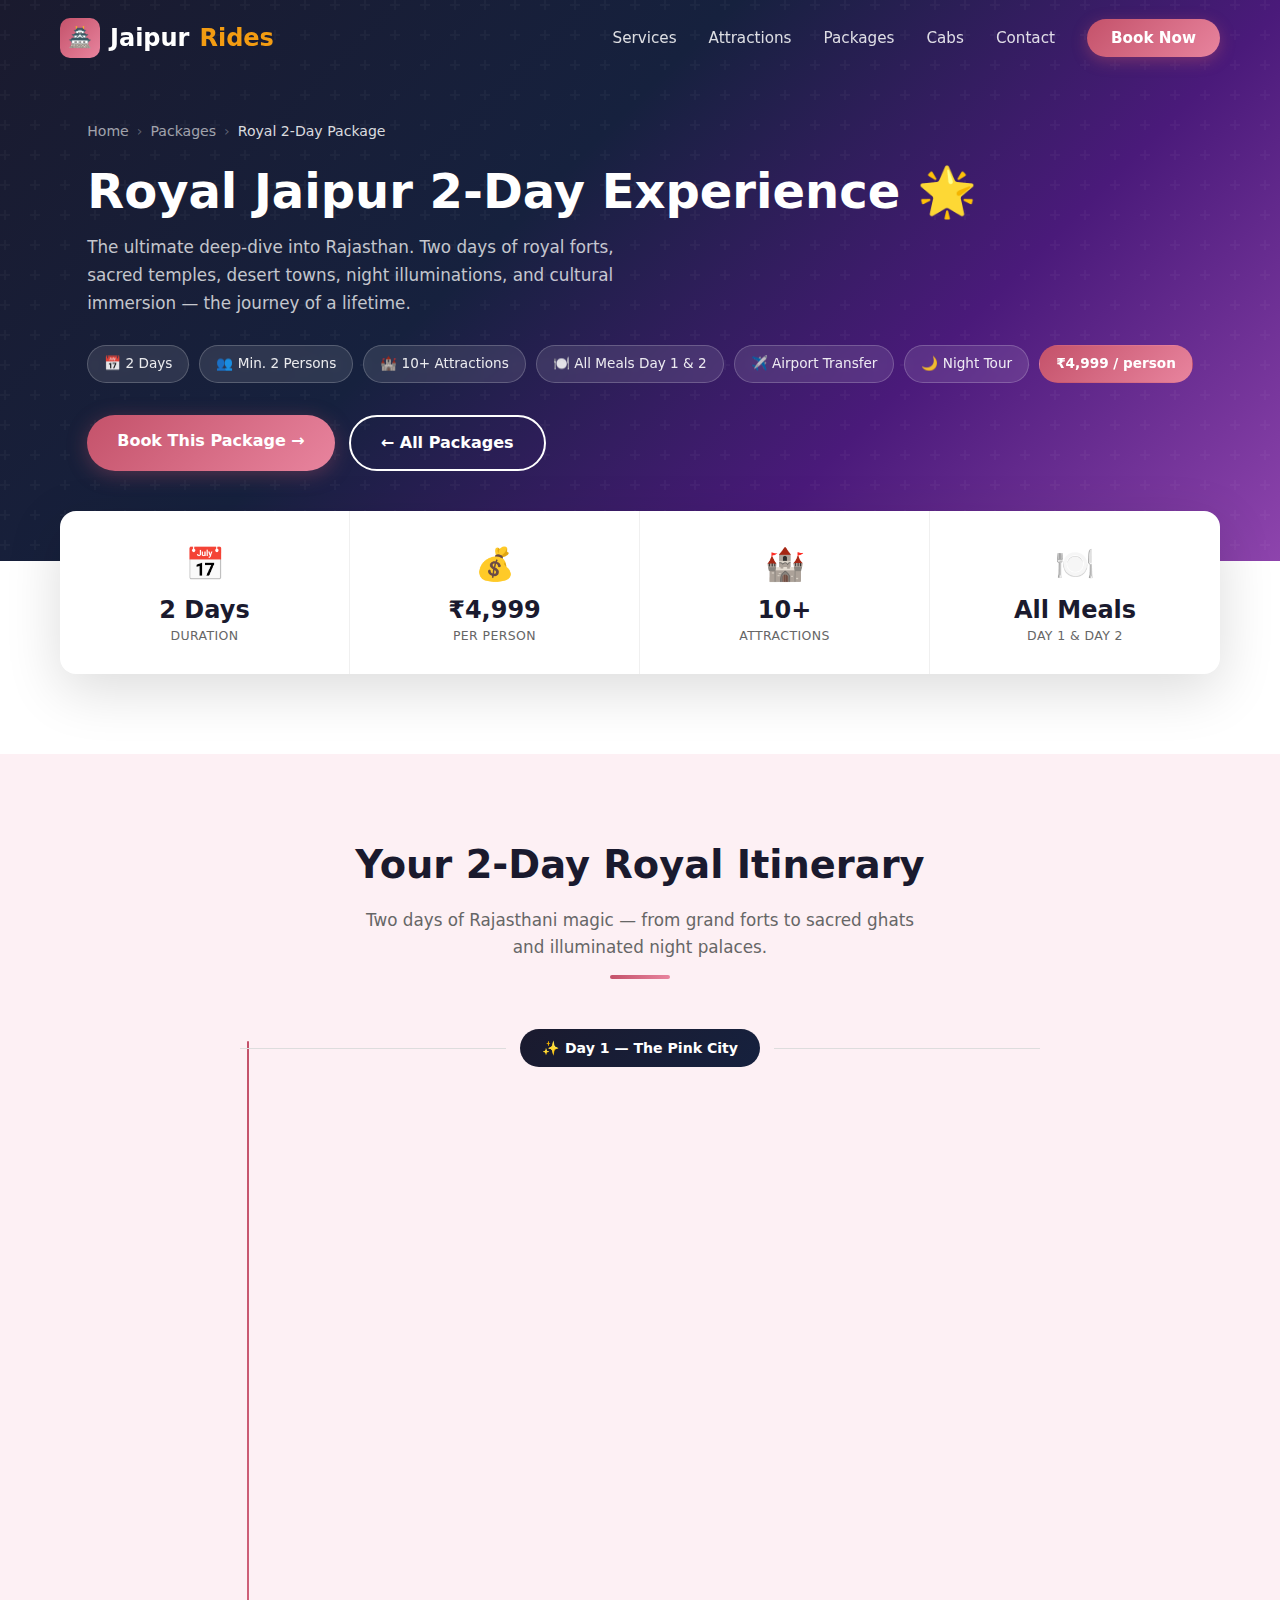
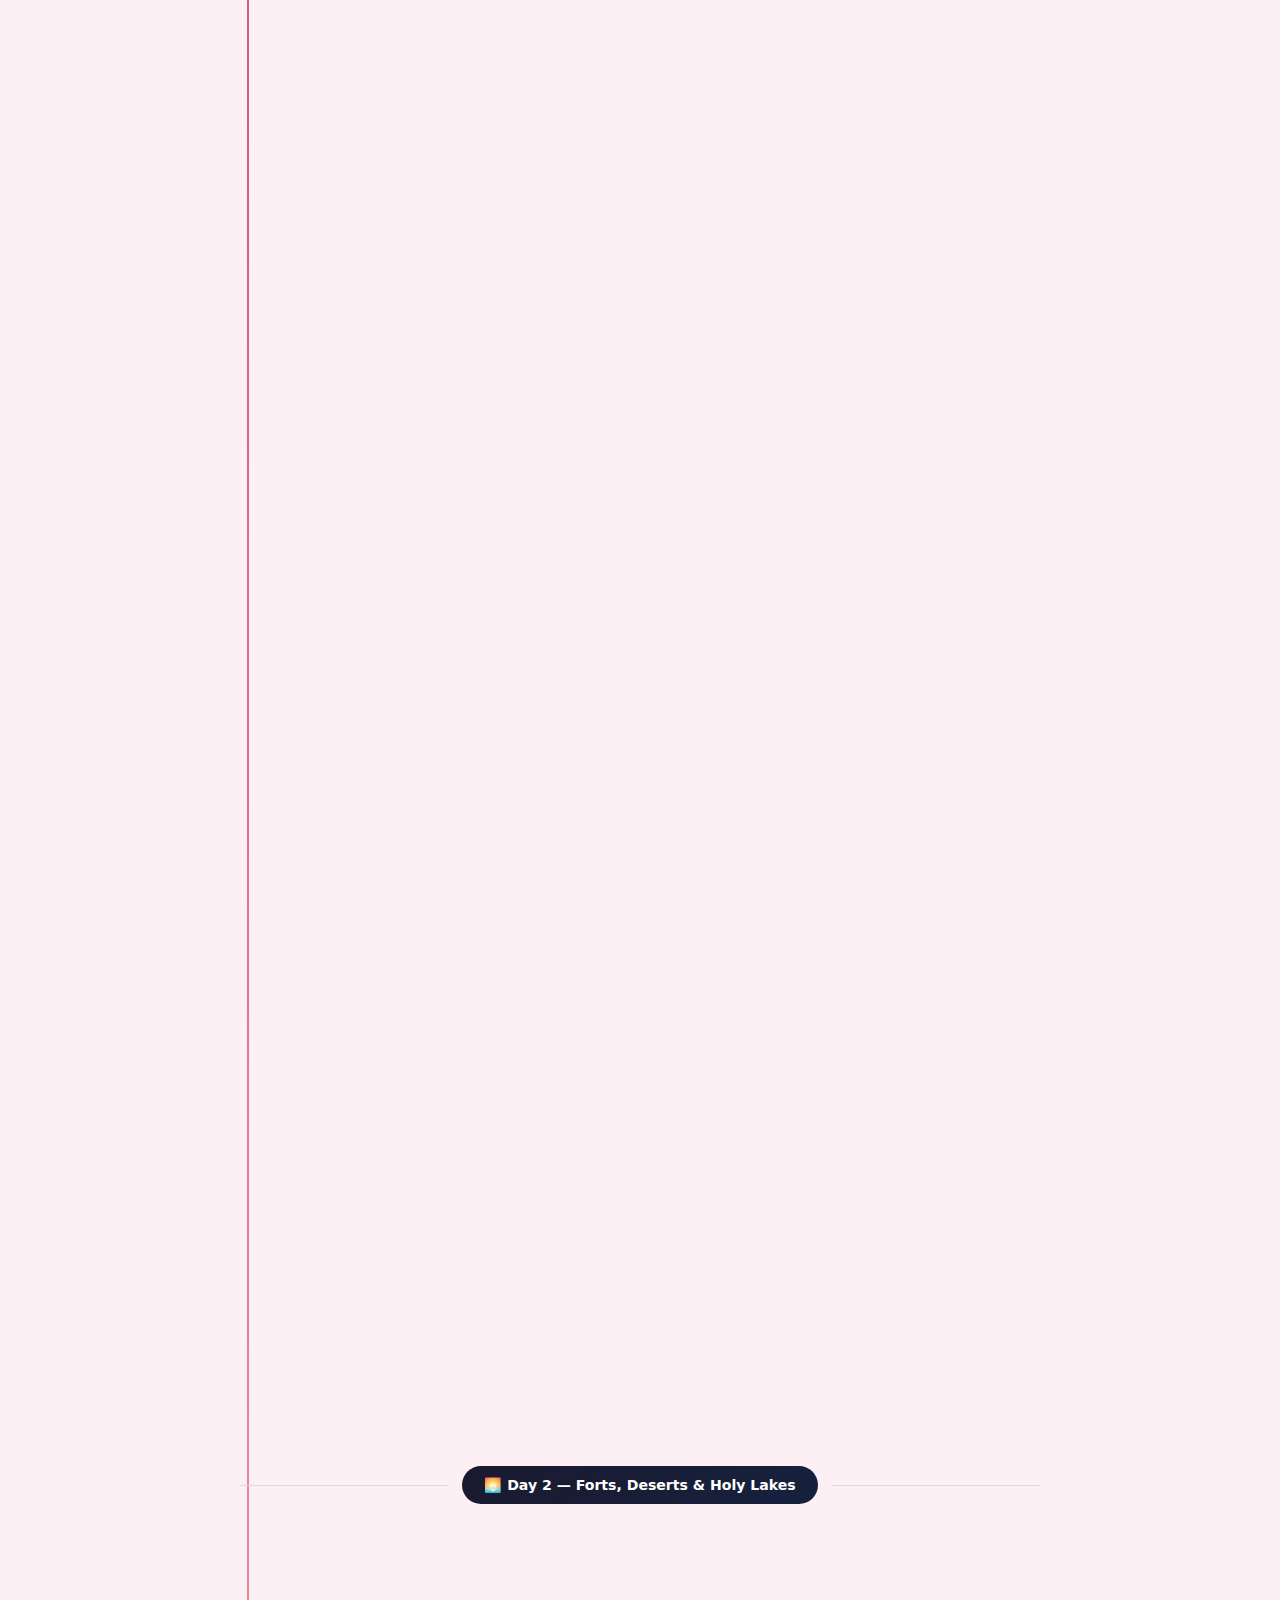
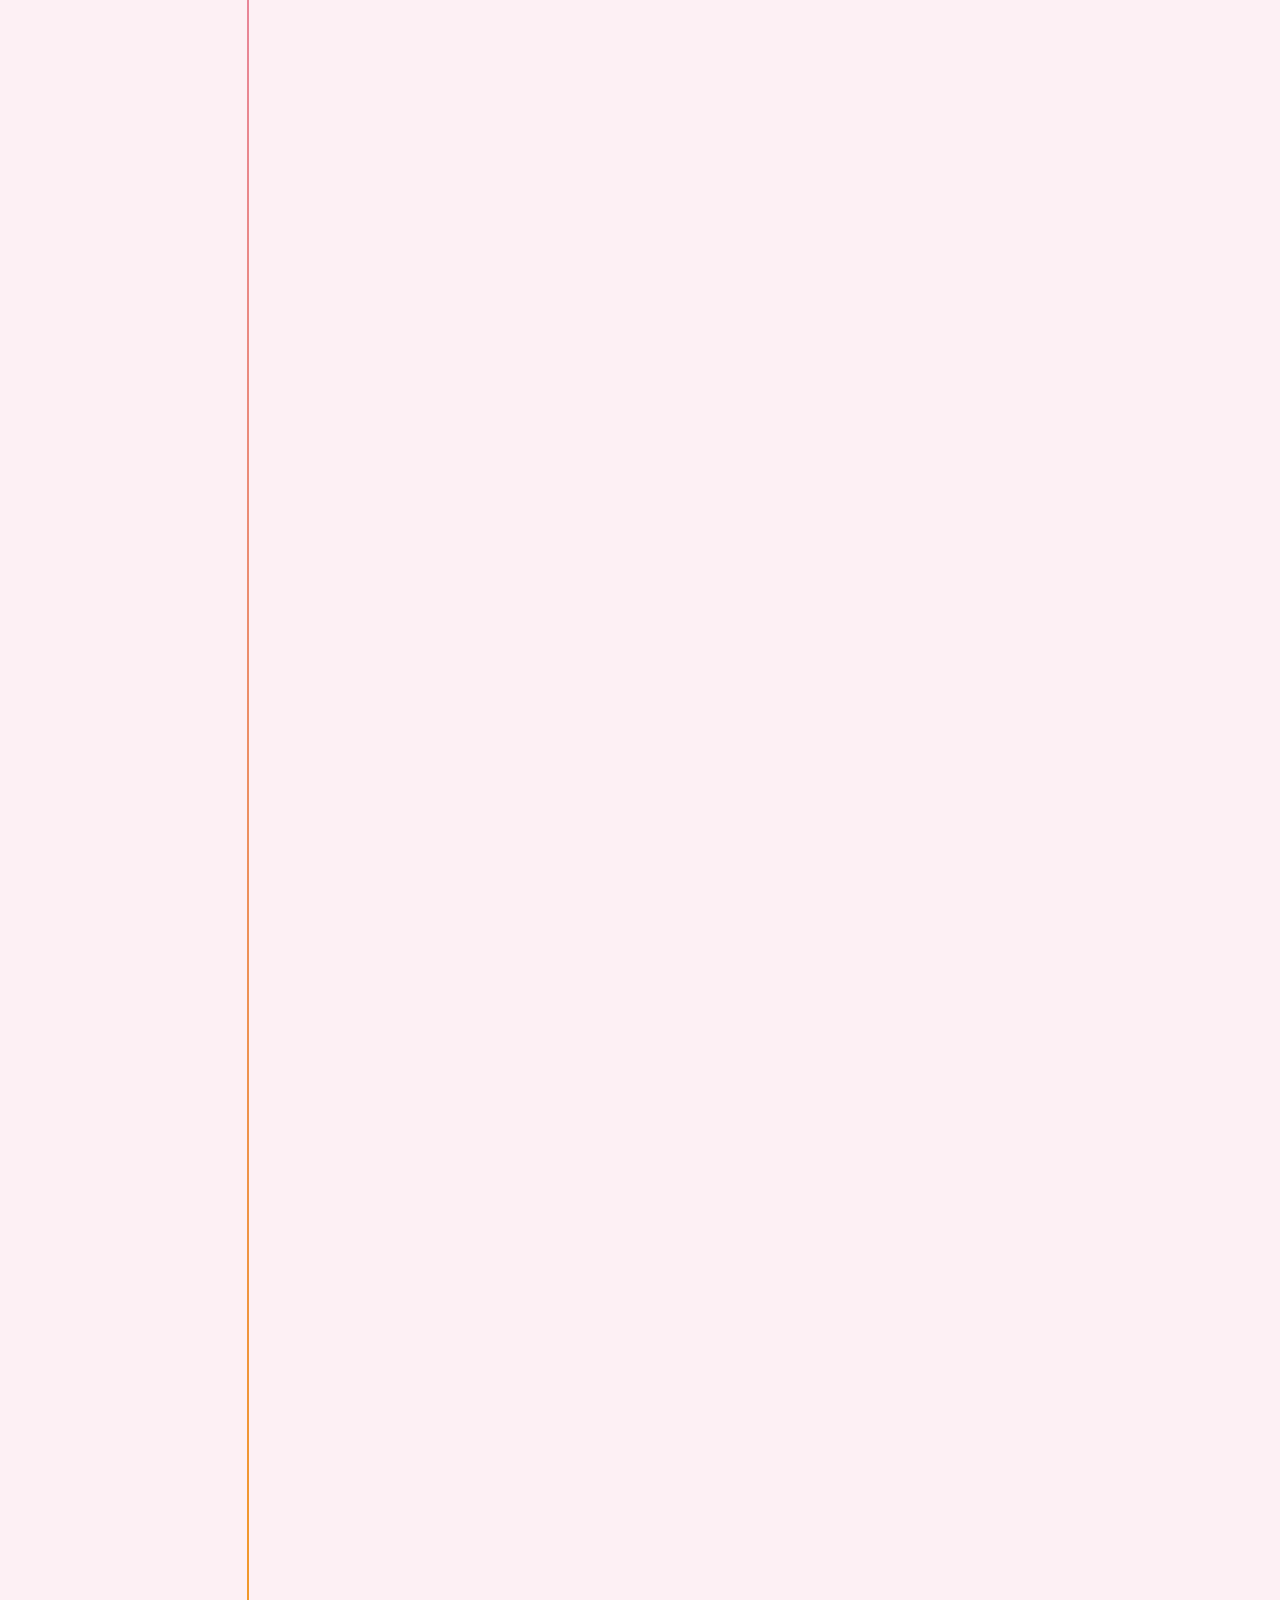
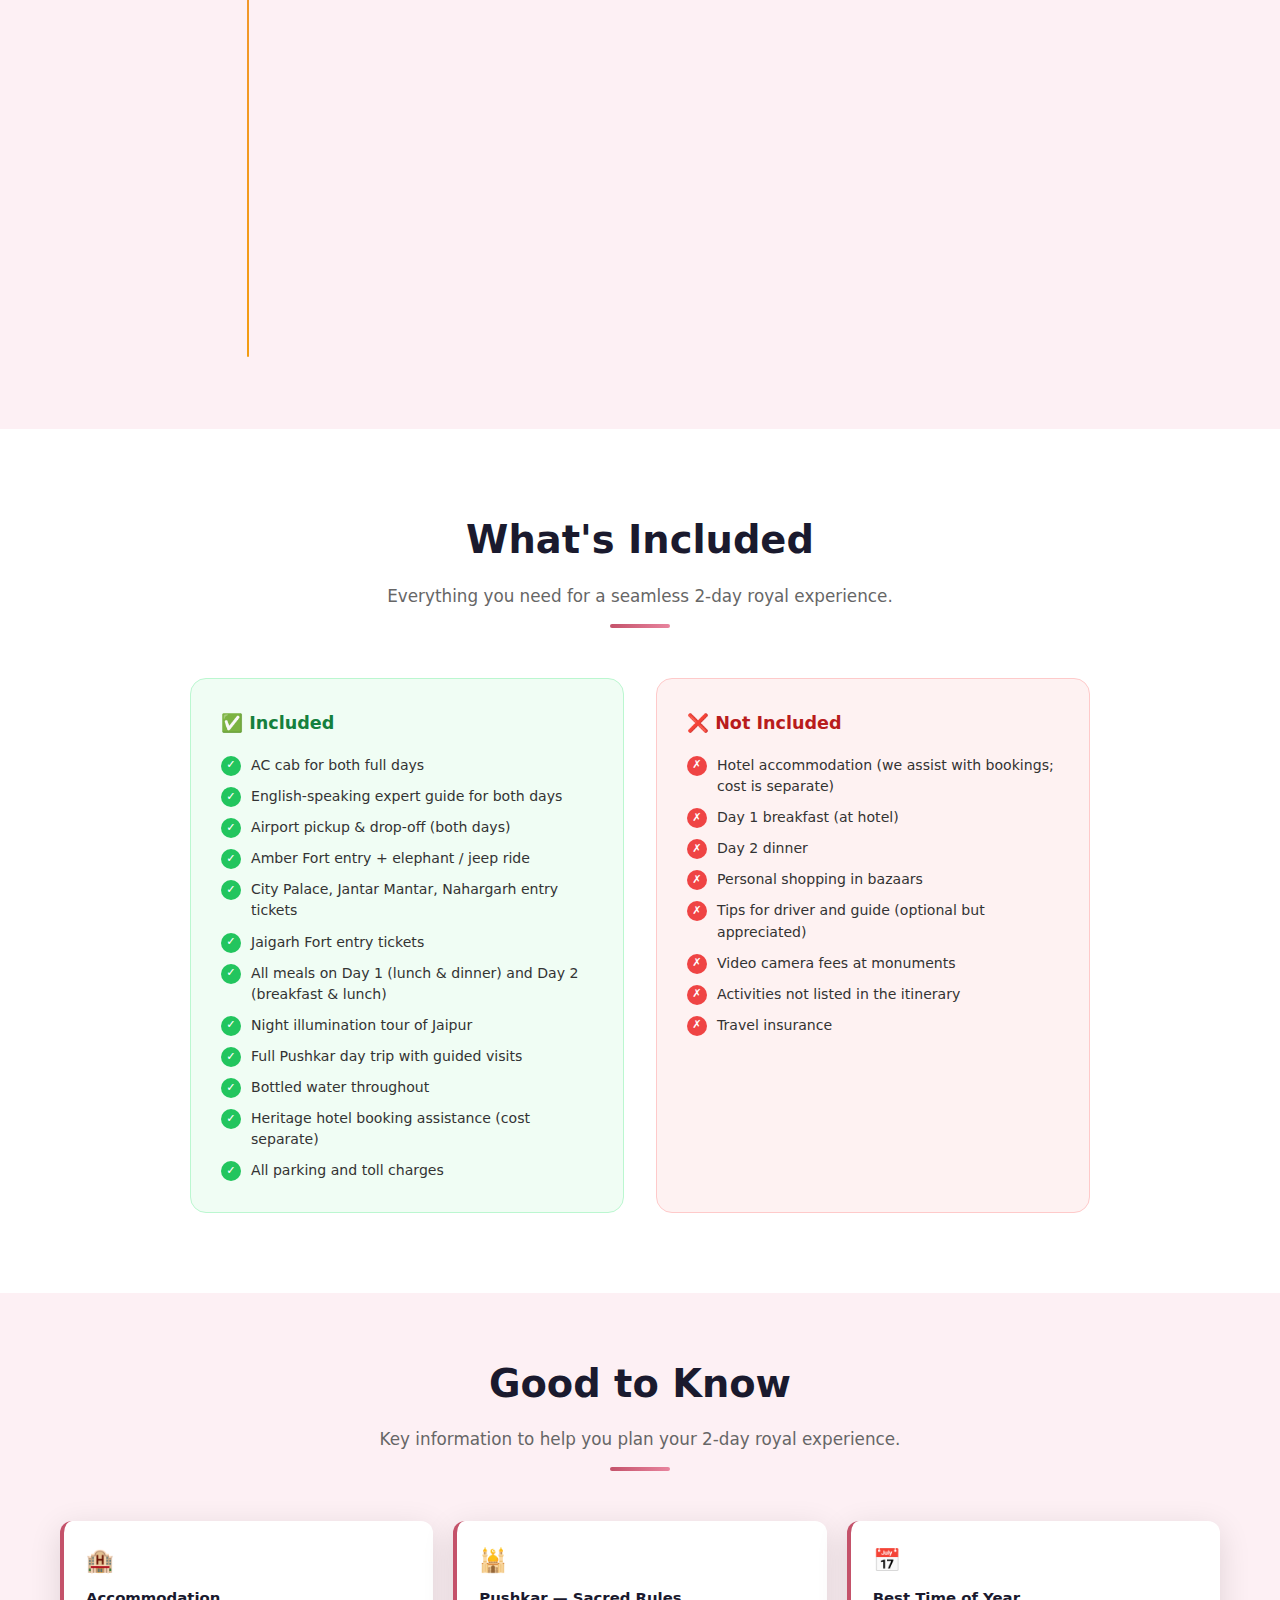
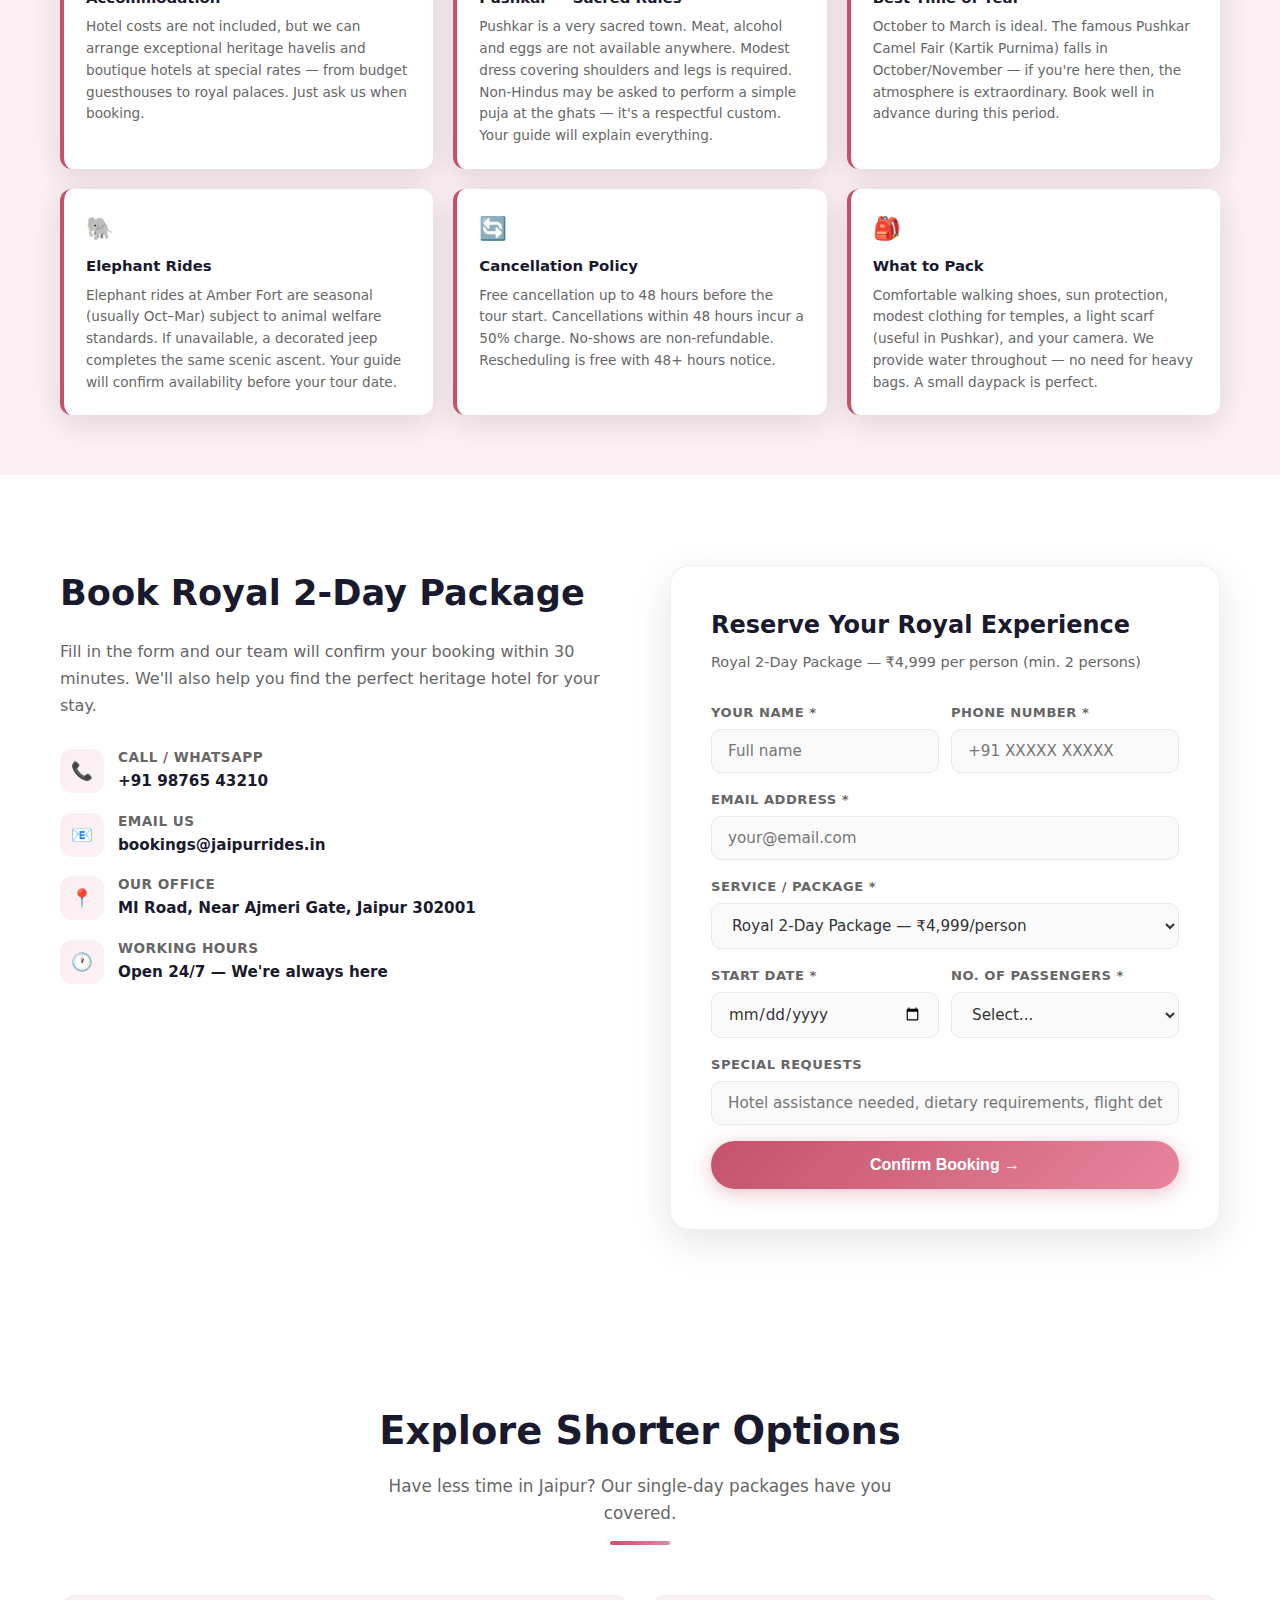
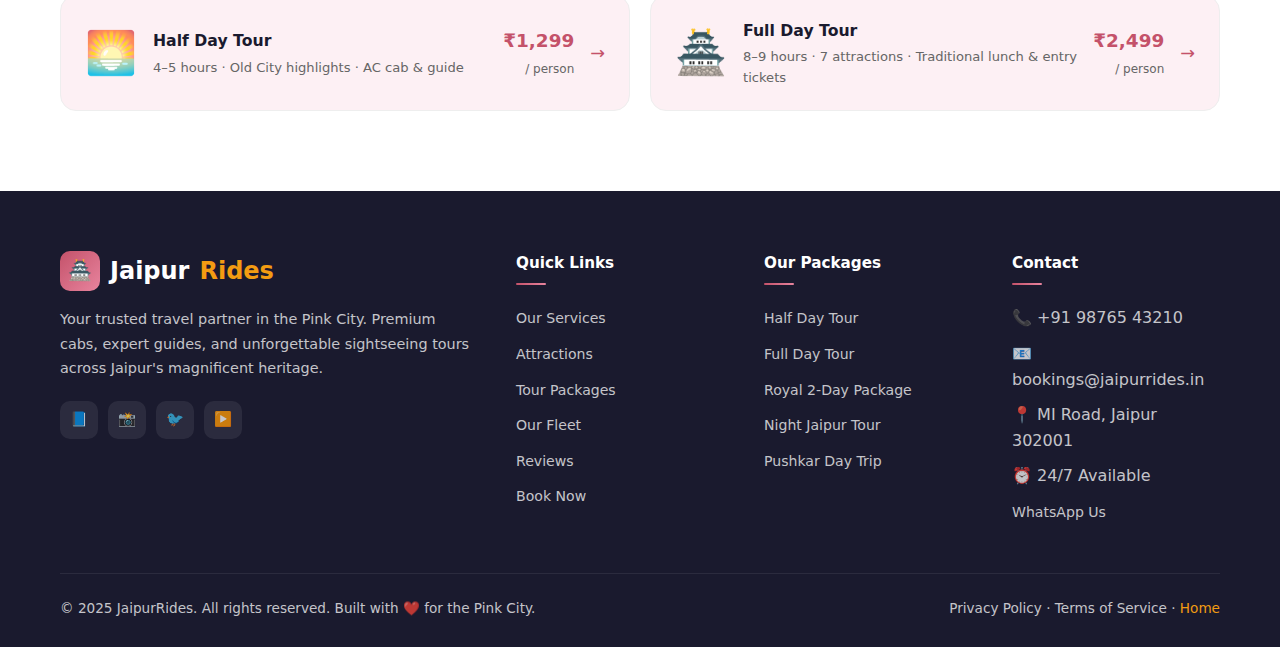
<file: royal-jaipur-tour.html>
<!DOCTYPE html>
<html lang="en">
<head>
  <meta charset="UTF-8" />
  <meta name="viewport" content="width=device-width, initial-scale=1.0" />
  <meta name="description" content="JaipurRides Royal Jaipur 2-Day Package — The ultimate Rajasthan experience. Jaipur's top landmarks, night illumination tour, Pushkar day trip, all meals &amp; airport transfer. ₹4,999/person." />
  <title>Royal Jaipur 2-Day Package — ₹4,999/person | JaipurRides</title>
  <link rel="stylesheet" href="css/style.css" />
  <link rel="stylesheet" href="css/packages.css" />
  <link rel="icon" type="image/svg+xml" href="data:image/svg+xml,<svg xmlns='http://www.w3.org/2000/svg' viewBox='0 0 100 100'><text y='.9em' font-size='90'>🏯</text></svg>" />
</head>
<body>

  <!-- ===== NAVBAR ===== -->
  <nav class="navbar" id="navbar">
    <div class="container">
      <div class="nav-inner">
        <a href="index.html" class="logo">
          <div class="logo-icon">🏯</div>
          Jaipur<span>Rides</span>
        </a>
        <ul class="nav-links" id="navLinks">
          <li><a href="index.html#services">Services</a></li>
          <li><a href="index.html#attractions">Attractions</a></li>
          <li><a href="index.html#packages">Packages</a></li>
          <li><a href="index.html#cabs">Cabs</a></li>
          <li><a href="index.html#contact">Contact</a></li>
          <li><a href="#pkg-booking" class="nav-cta">Book Now</a></li>
        </ul>
        <div class="hamburger" id="hamburger">
          <span></span><span></span><span></span>
        </div>
      </div>
    </div>
  </nav>

  <!-- ===== HERO ===== -->
  <section class="pkg-hero" style="background: linear-gradient(135deg, #1a1a2e 0%, #16213e 40%, #4a1a7a 70%, #8e44ad 100%);">
    <div class="container">
      <div class="pkg-hero-inner">
        <nav class="breadcrumb">
          <a href="index.html">Home</a>
          <span class="sep">›</span>
          <a href="index.html#packages">Packages</a>
          <span class="sep">›</span>
          <span class="current">Royal 2-Day Package</span>
        </nav>
        <h1>Royal Jaipur 2-Day Experience 🌟</h1>
        <p class="pkg-tagline">
          The ultimate deep-dive into Rajasthan. Two days of royal forts, sacred temples, desert towns, night illuminations, and cultural immersion — the journey of a lifetime.
        </p>
        <div class="pkg-badges">
          <span class="pkg-badge">📅 2 Days</span>
          <span class="pkg-badge">👥 Min. 2 Persons</span>
          <span class="pkg-badge">🏰 10+ Attractions</span>
          <span class="pkg-badge">🍽️ All Meals Day 1 &amp; 2</span>
          <span class="pkg-badge">✈️ Airport Transfer</span>
          <span class="pkg-badge">🌙 Night Tour</span>
          <span class="pkg-badge featured">₹4,999 / person</span>
        </div>
        <div class="pkg-hero-actions">
          <a href="#pkg-booking" class="btn btn-primary">Book This Package →</a>
          <a href="index.html#packages" class="btn btn-outline">← All Packages</a>
        </div>
      </div>
    </div>
  </section>

  <!-- ===== OVERVIEW STATS ===== -->
  <section class="pkg-overview">
    <div class="container">
      <div class="overview-panel">
        <div class="overview-stat">
          <span class="ov-icon">📅</span>
          <div class="ov-value">2 Days</div>
          <div class="ov-label">Duration</div>
        </div>
        <div class="overview-stat">
          <span class="ov-icon">💰</span>
          <div class="ov-value">₹4,999</div>
          <div class="ov-label">Per Person</div>
        </div>
        <div class="overview-stat">
          <span class="ov-icon">🏰</span>
          <div class="ov-value">10+</div>
          <div class="ov-label">Attractions</div>
        </div>
        <div class="overview-stat">
          <span class="ov-icon">🍽️</span>
          <div class="ov-value">All Meals</div>
          <div class="ov-label">Day 1 &amp; Day 2</div>
        </div>
      </div>
    </div>
  </section>

  <!-- ===== ITINERARY ===== -->
  <section class="pkg-itinerary">
    <div class="container">
      <div class="section-title">
        <h2>Your 2-Day Royal Itinerary</h2>
        <p>Two days of Rajasthani magic — from grand forts to sacred ghats and illuminated night palaces.</p>
        <div class="line"></div>
      </div>

      <div class="timeline">

        <!-- DAY 1 -->
        <div class="timeline-item day-divider">
          <div class="day-line"></div>
          <div class="day-badge">✨ Day 1 — The Pink City</div>
          <div class="day-line"></div>
        </div>

        <div class="timeline-item">
          <div class="timeline-dot"></div>
          <div class="tl-time">🕘 9:00 AM</div>
          <div class="tl-card">
            <h3>✈️ Airport / Hotel Pickup</h3>
            <p>Your guide and driver welcome you at the airport arrivals hall with a personalised name board, help with luggage, and get your 2-day adventure started. If arriving at your hotel, pickup is at your convenience. Complimentary bottled water and a welcome briefing on your itinerary.</p>
            <span class="tl-duration">⏱ Drive time varies by location</span>
          </div>
        </div>

        <div class="timeline-item">
          <div class="timeline-dot"></div>
          <div class="tl-time">🕙 9:45 AM</div>
          <div class="tl-card">
            <h3>🏯 Amber Fort — The Magnificent</h3>
            <p>Begin your royal journey at Jaipur's most iconic fortress. Take the traditional elephant ride (seasonal) or decorated jeep to the main gate. Spend an extended 2.5 hours exploring the Sheesh Mahal (Hall of Mirrors), Ganesh Pol gateway, Zenana (women's quarters), Jai Mandir, and the underground passages. Your guide brings to life the 1,000-year history of the Kachwaha rulers.</p>
            <span class="tl-duration">⏱ ~2.5 hours · Entry tickets included</span>
          </div>
        </div>

        <div class="timeline-item">
          <div class="timeline-dot"></div>
          <div class="tl-time">🕛 12:30 PM</div>
          <div class="tl-card">
            <h3>🌸 Hawa Mahal &amp; City Palace</h3>
            <p>The iconic honeycomb Hawa Mahal for photos and its fascinating history, followed by a full guided tour of City Palace — the Diwan-i-Khas, the silver water vessels, the Mubarak Mahal textile museum, and the Peacock and Lotus courtyards. Your guide navigates the blend of Rajput and Mughal architecture and the dynasty's modern philanthropic legacy.</p>
            <span class="tl-duration">⏱ ~2 hours combined · Entry tickets included</span>
          </div>
        </div>

        <div class="timeline-item">
          <div class="timeline-dot"></div>
          <div class="tl-time">🕑 2:30 PM</div>
          <div class="tl-card">
            <h3>🍛 Traditional Rajasthani Lunch</h3>
            <p>A full Rajasthani thali at a heritage haveli restaurant — Dal Baati Churma, Laal Maas (for non-veg), Gatte ki Sabzi, Ker Sangri, Bajre ki Roti and more. Not a tourist buffet — a proper sit-down meal with authentic flavours. Dietary requirements catered for with advance notice.</p>
            <span class="tl-duration">⏱ ~60 minutes · Fully included</span>
          </div>
        </div>

        <div class="timeline-item">
          <div class="timeline-dot"></div>
          <div class="tl-time">🕓 3:30 PM</div>
          <div class="tl-card">
            <h3>🔭 Jantar Mantar &amp; Birla Mandir</h3>
            <p>Explore the UNESCO World Heritage astronomical observatory with its extraordinary stone instruments, then visit the serene Birla Mandir marble temple. Your guide explains the scientific genius of Maharaja Jai Singh II — astronomer, mathematician, and king — whose instruments still track solar time with remarkable accuracy.</p>
            <span class="tl-duration">⏱ ~90 minutes combined · Entry tickets included</span>
          </div>
        </div>

        <div class="timeline-item">
          <div class="timeline-dot"></div>
          <div class="tl-time">🕔 5:30 PM</div>
          <div class="tl-card">
            <h3>🦚 Nahargarh Fort — Sunset View</h3>
            <p>Watch Jaipur transform from golden hour into dusk from the Aravalli Hills. The panoramic view from Nahargarh is arguably the finest in all of Rajasthan — the pink sandstone city glowing beneath a purple sky. Your guide shares the ghost legends and the fort's history as a pleasure retreat for Jaipur's Maharajas.</p>
            <span class="tl-duration">⏱ ~90 minutes</span>
          </div>
        </div>

        <div class="timeline-item">
          <div class="timeline-dot"></div>
          <div class="tl-time">🌙 7:30 PM</div>
          <div class="tl-card">
            <h3>🌟 Night Illumination Tour</h3>
            <p>Jaipur after dark is magical. Drive through the illuminated Old City — Amber Fort glowing golden against the hills, Hawa Mahal lit in soft pinks, the Clock Tower and bazaars alive with evening shoppers. Stop at key vantage points for long-exposure style photos. A perspective of Jaipur most visitors never see.</p>
            <span class="tl-duration">⏱ ~90 minutes</span>
          </div>
        </div>

        <div class="timeline-item">
          <div class="timeline-dot"></div>
          <div class="tl-time">🕘 9:00 PM</div>
          <div class="tl-card">
            <h3>🍽️ Welcome Dinner at Heritage Restaurant</h3>
            <p>End Day 1 with dinner at a recommended heritage property or rooftop restaurant — curated for authentic Rajasthani cuisine in a memorable setting. Your guide recommends the best dishes. Dinner fully included in your package.</p>
            <span class="tl-duration">⏱ ~90 minutes · Fully included · Hotel drop-off after</span>
          </div>
        </div>

        <!-- DAY 2 -->
        <div class="timeline-item day-divider">
          <div class="day-line"></div>
          <div class="day-badge">🌅 Day 2 — Forts, Deserts &amp; Holy Lakes</div>
          <div class="day-line"></div>
        </div>

        <div class="timeline-item">
          <div class="timeline-dot"></div>
          <div class="tl-time">🕕 6:30 AM</div>
          <div class="tl-card">
            <h3>🌄 Nahargarh Sunrise (Optional)</h3>
            <p>For early risers, an optional sunrise viewing from Nahargarh Fort — the pink city waking up below, the Aravallis catching the first light. A deeply peaceful and photogenic experience before the crowds arrive. This is optional — sleep in if you prefer!</p>
            <span class="tl-duration">⏱ ~60 minutes (optional add-on)</span>
          </div>
        </div>

        <div class="timeline-item">
          <div class="timeline-dot"></div>
          <div class="tl-time">🕗 8:00 AM</div>
          <div class="tl-card">
            <h3>🍳 Breakfast at Hotel</h3>
            <p>A leisurely breakfast at your hotel before the day's journey. Your guide will brief you on the Pushkar itinerary and what to expect on the road trip through the Aravalli hills.</p>
            <span class="tl-duration">⏱ ~45 minutes</span>
          </div>
        </div>

        <div class="timeline-item">
          <div class="timeline-dot"></div>
          <div class="tl-time">🕗 9:00 AM</div>
          <div class="tl-card">
            <h3>🏰 Jaigarh Fort — The Mighty Arsenal</h3>
            <p>Sitting atop the same Aravalli ridge as Amber, Jaigarh ("Victory Fort") is where the Kachwaha treasure was kept. Home to the famous Jaivana cannon — the world's largest wheeled cannon — and a fascinating armoury museum with weapons, armour and military paraphernalia from Rajput history. Stunning views into the valley below.</p>
            <span class="tl-duration">⏱ ~90 minutes · Entry tickets included</span>
          </div>
        </div>

        <div class="timeline-item">
          <div class="timeline-dot"></div>
          <div class="tl-time">🕙 10:45 AM</div>
          <div class="tl-card">
            <h3>🚖 Drive to Pushkar</h3>
            <p>A scenic 2-hour drive through the Thar Desert landscape, through the Aravalli hills, and over the Nag Pahar mountain. Your guide shares stories of the region's history, points out desert wildlife, and prepares you for Pushkar's unique spiritual atmosphere.</p>
            <span class="tl-duration">⏱ ~2 hours · Comfort stop en route</span>
          </div>
        </div>

        <div class="timeline-item">
          <div class="timeline-dot"></div>
          <div class="tl-time">🕛 1:00 PM</div>
          <div class="tl-card">
            <h3>🌊 Pushkar Lake &amp; Brahma Temple</h3>
            <p>Arrive at Pushkar — one of India's most sacred towns and the only temple dedicated to Lord Brahma in the world. Visit the 14th-century Brahma Temple, walk the 52 ghats surrounding the sacred Pushkar Lake (the lake is believed to have appeared where a lotus fell from Brahma's hand), and let your guide navigate the spiritual protocols respectfully.</p>
            <span class="tl-duration">⏱ ~90 minutes</span>
          </div>
        </div>

        <div class="timeline-item">
          <div class="timeline-dot"></div>
          <div class="tl-time">🕑 2:30 PM</div>
          <div class="tl-card">
            <h3>🍲 Pushkar Lunch &amp; Bazaar</h3>
            <p>Lunch at a highly regarded Pushkar café, then free time to explore the famous bazaar — silver jewellery, colourful fabrics, spices, and hand-made leather goods. Pushkar is famous for its rose attar (perfume) and the Varaha Ghat ghee deepam ceremony. Your guide accompanies you to the honest shops.</p>
            <span class="tl-duration">⏱ ~90 minutes · Lunch included</span>
          </div>
        </div>

        <div class="timeline-item">
          <div class="timeline-dot"></div>
          <div class="tl-time">🕓 4:00 PM</div>
          <div class="tl-card">
            <h3>🌅 Pushkar Ghats — Sunset &amp; Aarti</h3>
            <p>The lakeside ghats are especially beautiful at dusk. If timing allows, witness the evening Aarti ceremony at the ghats — priests perform fire rituals as the sun sets over the lake. A deeply moving experience that captures the living spiritual heart of Rajasthan.</p>
            <span class="tl-duration">⏱ ~60 minutes</span>
          </div>
        </div>

        <div class="timeline-item">
          <div class="timeline-dot"></div>
          <div class="tl-time">🕔 5:30 PM</div>
          <div class="tl-card">
            <h3>🚖 Return Drive to Jaipur</h3>
            <p>Depart Pushkar for the return journey through the hills as the last light fades. A comfortable 90-minute drive back to Jaipur with rest stops as needed.</p>
            <span class="tl-duration">⏱ ~90 minutes</span>
          </div>
        </div>

        <div class="timeline-item">
          <div class="timeline-dot"></div>
          <div class="tl-time">🕖 7:30 PM</div>
          <div class="tl-card">
            <h3>✈️ Airport Drop-off or Hotel</h3>
            <p>Your 2-day royal journey concludes with a drop-off at Jaipur International Airport or your hotel. Your guide ensures you're left with fond memories and the best restaurant recommendations for your last evening if staying on.</p>
          </div>
        </div>

      </div>
    </div>
  </section>

  <!-- ===== INCLUDES / EXCLUDES ===== -->
  <section class="pkg-includes">
    <div class="container">
      <div class="section-title">
        <h2>What's Included</h2>
        <p>Everything you need for a seamless 2-day royal experience.</p>
        <div class="line"></div>
      </div>
      <div class="inc-grid">
        <div class="inc-box included">
          <h3>✅ Included</h3>
          <div class="inc-list">
            <div class="inc-item"><span class="inc-dot y">✓</span> AC cab for both full days</div>
            <div class="inc-item"><span class="inc-dot y">✓</span> English-speaking expert guide for both days</div>
            <div class="inc-item"><span class="inc-dot y">✓</span> Airport pickup &amp; drop-off (both days)</div>
            <div class="inc-item"><span class="inc-dot y">✓</span> Amber Fort entry + elephant / jeep ride</div>
            <div class="inc-item"><span class="inc-dot y">✓</span> City Palace, Jantar Mantar, Nahargarh entry tickets</div>
            <div class="inc-item"><span class="inc-dot y">✓</span> Jaigarh Fort entry tickets</div>
            <div class="inc-item"><span class="inc-dot y">✓</span> All meals on Day 1 (lunch &amp; dinner) and Day 2 (breakfast &amp; lunch)</div>
            <div class="inc-item"><span class="inc-dot y">✓</span> Night illumination tour of Jaipur</div>
            <div class="inc-item"><span class="inc-dot y">✓</span> Full Pushkar day trip with guided visits</div>
            <div class="inc-item"><span class="inc-dot y">✓</span> Bottled water throughout</div>
            <div class="inc-item"><span class="inc-dot y">✓</span> Heritage hotel booking assistance (cost separate)</div>
            <div class="inc-item"><span class="inc-dot y">✓</span> All parking and toll charges</div>
          </div>
        </div>
        <div class="inc-box excluded">
          <h3>❌ Not Included</h3>
          <div class="inc-list">
            <div class="inc-item"><span class="inc-dot n">✗</span> Hotel accommodation (we assist with bookings; cost is separate)</div>
            <div class="inc-item"><span class="inc-dot n">✗</span> Day 1 breakfast (at hotel)</div>
            <div class="inc-item"><span class="inc-dot n">✗</span> Day 2 dinner</div>
            <div class="inc-item"><span class="inc-dot n">✗</span> Personal shopping in bazaars</div>
            <div class="inc-item"><span class="inc-dot n">✗</span> Tips for driver and guide (optional but appreciated)</div>
            <div class="inc-item"><span class="inc-dot n">✗</span> Video camera fees at monuments</div>
            <div class="inc-item"><span class="inc-dot n">✗</span> Activities not listed in the itinerary</div>
            <div class="inc-item"><span class="inc-dot n">✗</span> Travel insurance</div>
          </div>
        </div>
      </div>
    </div>
  </section>

  <!-- ===== IMPORTANT NOTES ===== -->
  <section class="pkg-notes">
    <div class="container">
      <div class="section-title">
        <h2>Good to Know</h2>
        <p>Key information to help you plan your 2-day royal experience.</p>
        <div class="line"></div>
      </div>
      <div class="notes-grid">
        <div class="note-card">
          <span class="note-icon">🏨</span>
          <h4>Accommodation</h4>
          <p>Hotel costs are not included, but we can arrange exceptional heritage havelis and boutique hotels at special rates — from budget guesthouses to royal palaces. Just ask us when booking.</p>
        </div>
        <div class="note-card">
          <span class="note-icon">🕌</span>
          <h4>Pushkar — Sacred Rules</h4>
          <p>Pushkar is a very sacred town. Meat, alcohol and eggs are not available anywhere. Modest dress covering shoulders and legs is required. Non-Hindus may be asked to perform a simple puja at the ghats — it's a respectful custom. Your guide will explain everything.</p>
        </div>
        <div class="note-card">
          <span class="note-icon">📅</span>
          <h4>Best Time of Year</h4>
          <p>October to March is ideal. The famous Pushkar Camel Fair (Kartik Purnima) falls in October/November — if you're here then, the atmosphere is extraordinary. Book well in advance during this period.</p>
        </div>
        <div class="note-card">
          <span class="note-icon">🐘</span>
          <h4>Elephant Rides</h4>
          <p>Elephant rides at Amber Fort are seasonal (usually Oct–Mar) subject to animal welfare standards. If unavailable, a decorated jeep completes the same scenic ascent. Your guide will confirm availability before your tour date.</p>
        </div>
        <div class="note-card">
          <span class="note-icon">🔄</span>
          <h4>Cancellation Policy</h4>
          <p>Free cancellation up to 48 hours before the tour start. Cancellations within 48 hours incur a 50% charge. No-shows are non-refundable. Rescheduling is free with 48+ hours notice.</p>
        </div>
        <div class="note-card">
          <span class="note-icon">🎒</span>
          <h4>What to Pack</h4>
          <p>Comfortable walking shoes, sun protection, modest clothing for temples, a light scarf (useful in Pushkar), and your camera. We provide water throughout — no need for heavy bags. A small daypack is perfect.</p>
        </div>
      </div>
    </div>
  </section>

  <!-- ===== BOOKING SECTION ===== -->
  <section class="booking-section" id="pkg-booking">
    <div class="container">
      <div class="booking-grid">
        <div class="booking-info">
          <h2>Book Royal 2-Day Package</h2>
          <p>Fill in the form and our team will confirm your booking within 30 minutes. We'll also help you find the perfect heritage hotel for your stay.</p>
          <div class="contact-items">
            <div class="contact-item">
              <div class="contact-item-icon">📞</div>
              <div class="contact-item-text">
                <h5>Call / WhatsApp</h5>
                <p>+91 98765 43210</p>
              </div>
            </div>
            <div class="contact-item">
              <div class="contact-item-icon">📧</div>
              <div class="contact-item-text">
                <h5>Email Us</h5>
                <p>bookings@jaipurrides.in</p>
              </div>
            </div>
            <div class="contact-item">
              <div class="contact-item-icon">📍</div>
              <div class="contact-item-text">
                <h5>Our Office</h5>
                <p>MI Road, Near Ajmeri Gate, Jaipur 302001</p>
              </div>
            </div>
            <div class="contact-item">
              <div class="contact-item-icon">🕐</div>
              <div class="contact-item-text">
                <h5>Working Hours</h5>
                <p>Open 24/7 — We're always here</p>
              </div>
            </div>
          </div>
        </div>

        <div class="booking-form">
          <h3>Reserve Your Royal Experience</h3>
          <p>Royal 2-Day Package — ₹4,999 per person (min. 2 persons)</p>
          <form id="mainBookingForm">
            <div class="form-row">
              <div class="form-group">
                <label>Your Name *</label>
                <input type="text" id="bookName" placeholder="Full name" />
              </div>
              <div class="form-group">
                <label>Phone Number *</label>
                <input type="tel" id="bookPhone" placeholder="+91 XXXXX XXXXX" />
              </div>
            </div>
            <div class="form-group">
              <label>Email Address *</label>
              <input type="email" id="bookEmail" placeholder="your@email.com" />
            </div>
            <div class="form-group">
              <label>Service / Package *</label>
              <select id="bookService">
                <option value="">Select a service...</option>
                <option value="half-day">Half Day Sightseeing Tour — ₹1,299/person</option>
                <option value="full-day">Full Day Sightseeing Tour — ₹2,499/person</option>
                <option value="multi-day" selected>Royal 2-Day Package — ₹4,999/person</option>
                <option value="airport">Airport Transfer</option>
                <option value="outstation">Outstation Trip</option>
                <option value="hourly">Hourly Cab Rental</option>
                <option value="night-tour">Night City Tour</option>
                <option value="custom">Custom / Other</option>
              </select>
            </div>
            <div class="form-row">
              <div class="form-group">
                <label>Start Date *</label>
                <input type="date" id="bookDate" />
              </div>
              <div class="form-group">
                <label>No. of Passengers *</label>
                <select id="bookPassengers">
                  <option value="">Select...</option>
                  <option value="2">2</option>
                  <option value="3">3</option>
                  <option value="4">4</option>
                  <option value="5-6">5–6</option>
                  <option value="7-10">7–10</option>
                  <option value="11+">11+</option>
                </select>
              </div>
            </div>
            <div class="form-group">
              <label>Special Requests</label>
              <input type="text" id="bookNotes" placeholder="Hotel assistance needed, dietary requirements, flight details..." />
            </div>
            <button type="submit" class="btn btn-primary">Confirm Booking →</button>
          </form>
        </div>
      </div>
    </div>
  </section>

  <!-- ===== OTHER PACKAGES ===== -->
  <section class="other-packages">
    <div class="container">
      <div class="section-title">
        <h2>Explore Shorter Options</h2>
        <p>Have less time in Jaipur? Our single-day packages have you covered.</p>
        <div class="line"></div>
      </div>
      <div class="other-pkg-grid">
        <a href="half-day-tour.html" class="other-pkg-card">
          <span class="opk-icon">🌅</span>
          <div class="opk-body">
            <h3>Half Day Tour</h3>
            <p>4–5 hours · Old City highlights · AC cab &amp; guide</p>
          </div>
          <div class="opk-price">
            <span class="amount">₹1,299</span>
            <span class="per">/ person</span>
          </div>
          <span class="opk-arrow">→</span>
        </a>
        <a href="full-day-tour.html" class="other-pkg-card">
          <span class="opk-icon">🏯</span>
          <div class="opk-body">
            <h3>Full Day Tour</h3>
            <p>8–9 hours · 7 attractions · Traditional lunch &amp; entry tickets</p>
          </div>
          <div class="opk-price">
            <span class="amount">₹2,499</span>
            <span class="per">/ person</span>
          </div>
          <span class="opk-arrow">→</span>
        </a>
      </div>
    </div>
  </section>

  <!-- ===== FOOTER ===== -->
  <footer class="footer" id="contact">
    <div class="container">
      <div class="footer-grid">
        <div class="footer-brand">
          <a href="index.html" class="logo">
            <div class="logo-icon">🏯</div>
            Jaipur<span>Rides</span>
          </a>
          <p>Your trusted travel partner in the Pink City. Premium cabs, expert guides, and unforgettable sightseeing tours across Jaipur's magnificent heritage.</p>
          <div class="social-links">
            <div class="social-link">📘</div>
            <div class="social-link">📸</div>
            <div class="social-link">🐦</div>
            <div class="social-link">▶️</div>
          </div>
        </div>
        <div class="footer-col">
          <h4>Quick Links</h4>
          <ul class="footer-links">
            <li><a href="index.html#services">Our Services</a></li>
            <li><a href="index.html#attractions">Attractions</a></li>
            <li><a href="index.html#packages">Tour Packages</a></li>
            <li><a href="index.html#cabs">Our Fleet</a></li>
            <li><a href="index.html#reviews">Reviews</a></li>
            <li><a href="#pkg-booking">Book Now</a></li>
          </ul>
        </div>
        <div class="footer-col">
          <h4>Our Packages</h4>
          <ul class="footer-links">
            <li><a href="half-day-tour.html">Half Day Tour</a></li>
            <li><a href="full-day-tour.html">Full Day Tour</a></li>
            <li><a href="royal-jaipur-tour.html">Royal 2-Day Package</a></li>
            <li><a href="index.html#packages">Night Jaipur Tour</a></li>
            <li><a href="index.html#packages">Pushkar Day Trip</a></li>
          </ul>
        </div>
        <div class="footer-col">
          <h4>Contact</h4>
          <ul class="footer-links">
            <li>📞 +91 98765 43210</li>
            <li>📧 bookings@jaipurrides.in</li>
            <li>📍 MI Road, Jaipur 302001</li>
            <li>⏰ 24/7 Available</li>
            <li><a href="#pkg-booking">WhatsApp Us</a></li>
          </ul>
        </div>
      </div>
      <div class="footer-bottom">
        <p>© 2025 JaipurRides. All rights reserved. Built with ❤️ for the Pink City.</p>
        <p>Privacy Policy · Terms of Service · <a href="index.html">Home</a></p>
      </div>
    </div>
  </footer>

  <!-- ===== TOAST ===== -->
  <div class="toast" id="toast"><span id="toastMsg"></span></div>

  <!-- ===== BACK TO TOP ===== -->
  <div class="back-to-top" id="backToTop">↑</div>

  <script src="js/main.js"></script>
  <script>
    // Timeline scroll animation (skip .day-divider items)
    const tlItems = document.querySelectorAll('.timeline-item:not(.day-divider)');
    const tlObserver = new IntersectionObserver(
      entries => entries.forEach(e => { if (e.isIntersecting) e.target.classList.add('visible'); }),
      { threshold: 0.12 }
    );
    tlItems.forEach(item => tlObserver.observe(item));
  </script>
</body>
</html>
</file>
<file: css/style.css>
/* ===== ROOT VARIABLES ===== */
:root {
  --primary: #C4526A;
  --primary-dark: #A03D56;
  --secondary: #E8849E;
  --accent: #f39c12;
  --pink-city: #C4526A;
  --dark: #1a1a2e;
  --dark-2: #16213e;
  --text: #333;
  --text-light: #666;
  --white: #fff;
  --light-bg: #fdf0f4;
  --card-shadow: 0 8px 32px rgba(0,0,0,0.12);
  --transition: all 0.3s ease;
  --radius: 12px;
}

/* ===== RESET & BASE ===== */
*, *::before, *::after { box-sizing: border-box; margin: 0; padding: 0; }

html { scroll-behavior: smooth; }

body {
  font-family: 'Segoe UI', system-ui, -apple-system, sans-serif;
  color: var(--text);
  background: var(--white);
  line-height: 1.6;
  overflow-x: hidden;
}

a { text-decoration: none; color: inherit; }
ul { list-style: none; }
img { max-width: 100%; display: block; }

.container {
  max-width: 1200px;
  margin: 0 auto;
  padding: 0 20px;
}

.section-title {
  text-align: center;
  margin-bottom: 50px;
}

.section-title h2 {
  font-size: 2.4rem;
  font-weight: 700;
  color: var(--dark);
  margin-bottom: 12px;
}

.section-title p {
  font-size: 1.05rem;
  color: var(--text-light);
  max-width: 560px;
  margin: 0 auto;
}

.section-title .line {
  width: 60px;
  height: 4px;
  background: linear-gradient(90deg, var(--primary), var(--secondary));
  border-radius: 2px;
  margin: 14px auto 0;
}

.btn {
  display: inline-block;
  padding: 13px 30px;
  border-radius: 50px;
  font-size: 1rem;
  font-weight: 600;
  cursor: pointer;
  transition: var(--transition);
  border: none;
  outline: none;
}

.btn-primary {
  background: linear-gradient(135deg, var(--primary), var(--secondary));
  color: var(--white);
  box-shadow: 0 4px 20px rgba(196,82,106,0.35);
}

.btn-primary:hover {
  transform: translateY(-2px);
  box-shadow: 0 8px 28px rgba(196,82,106,0.45);
}

.btn-outline {
  border: 2px solid var(--white);
  color: var(--white);
  background: transparent;
}

.btn-outline:hover {
  background: var(--white);
  color: var(--primary);
}

/* ===== NAVBAR ===== */
.navbar {
  position: fixed;
  top: 0;
  width: 100%;
  z-index: 1000;
  padding: 18px 0;
  transition: var(--transition);
}

.navbar.scrolled {
  background: rgba(26, 26, 46, 0.97);
  backdrop-filter: blur(10px);
  padding: 12px 0;
  box-shadow: 0 2px 20px rgba(0,0,0,0.3);
}

.nav-inner {
  display: flex;
  align-items: center;
  justify-content: space-between;
}

.logo {
  display: flex;
  align-items: center;
  gap: 10px;
  font-size: 1.5rem;
  font-weight: 800;
  color: var(--white);
}

.logo span { color: var(--accent); }

.logo-icon {
  width: 40px;
  height: 40px;
  background: linear-gradient(135deg, var(--primary), var(--secondary));
  border-radius: 10px;
  display: flex;
  align-items: center;
  justify-content: center;
  font-size: 1.2rem;
}

.nav-links {
  display: flex;
  align-items: center;
  gap: 32px;
}

.nav-links a {
  color: rgba(255,255,255,0.85);
  font-weight: 500;
  font-size: 0.95rem;
  transition: var(--transition);
  position: relative;
}

.nav-links a::after {
  content: '';
  position: absolute;
  bottom: -4px;
  left: 0;
  width: 0;
  height: 2px;
  background: var(--accent);
  transition: var(--transition);
}

.nav-links a:hover { color: var(--white); }
.nav-links a:hover::after { width: 100%; }

.nav-cta {
  background: linear-gradient(135deg, var(--primary), var(--secondary));
  color: var(--white) !important;
  padding: 10px 24px;
  border-radius: 50px;
  font-weight: 600 !important;
  box-shadow: 0 4px 15px rgba(196,82,106,0.4);
}

.nav-cta:hover { transform: translateY(-1px); box-shadow: 0 6px 20px rgba(196,82,106,0.5); }
.nav-cta::after { display: none !important; }

.hamburger {
  display: none;
  flex-direction: column;
  gap: 5px;
  cursor: pointer;
  padding: 5px;
}

.hamburger span {
  width: 25px;
  height: 2px;
  background: var(--white);
  border-radius: 2px;
  transition: var(--transition);
}

/* ===== HERO ===== */
.hero {
  min-height: 100vh;
  background: linear-gradient(135deg, #1a1a2e 0%, #16213e 40%, #0f3460 70%, #533483 100%);
  position: relative;
  display: flex;
  align-items: center;
  overflow: hidden;
}

.hero::before {
  content: '';
  position: absolute;
  inset: 0;
  background: url("data:image/svg+xml,%3Csvg width='60' height='60' viewBox='0 0 60 60' xmlns='http://www.w3.org/2000/svg'%3E%3Cg fill='none' fill-rule='evenodd'%3E%3Cg fill='%23ffffff' fill-opacity='0.03'%3E%3Cpath d='M36 34v-4h-2v4h-4v2h4v4h2v-4h4v-2h-4zm0-30V0h-2v4h-4v2h4v4h2V6h4V4h-4zM6 34v-4H4v4H0v2h4v4h2v-4h4v-2H6zM6 4V0H4v4H0v2h4v4h2V6h4V4H6z'/%3E%3C/g%3E%3C/g%3E%3C/svg%3E");
}

.hero-particles {
  position: absolute;
  inset: 0;
  overflow: hidden;
  pointer-events: none;
}

.particle {
  position: absolute;
  border-radius: 50%;
  animation: float 8s infinite ease-in-out;
  opacity: 0.15;
}

.particle:nth-child(1) { width: 300px; height: 300px; background: var(--primary); top: -100px; right: -80px; animation-delay: 0s; }
.particle:nth-child(2) { width: 200px; height: 200px; background: var(--secondary); bottom: 10%; left: -60px; animation-delay: 2s; }
.particle:nth-child(3) { width: 150px; height: 150px; background: var(--accent); top: 40%; right: 20%; animation-delay: 4s; }

@keyframes float {
  0%, 100% { transform: translateY(0) rotate(0deg); }
  50% { transform: translateY(-30px) rotate(180deg); }
}

.hero-content {
  position: relative;
  z-index: 2;
  padding: 120px 0 80px;
}

.hero-grid {
  display: grid;
  grid-template-columns: 1fr 1fr;
  gap: 60px;
  align-items: center;
}

.hero-badge {
  display: inline-flex;
  align-items: center;
  gap: 8px;
  background: rgba(255,255,255,0.1);
  border: 1px solid rgba(255,255,255,0.2);
  color: var(--accent);
  padding: 8px 18px;
  border-radius: 50px;
  font-size: 0.85rem;
  font-weight: 600;
  margin-bottom: 24px;
  backdrop-filter: blur(5px);
}

.hero-text h1 {
  font-size: 3.5rem;
  font-weight: 800;
  color: var(--white);
  line-height: 1.15;
  margin-bottom: 20px;
}

.hero-text h1 .highlight {
  background: linear-gradient(135deg, var(--accent), var(--secondary));
  -webkit-background-clip: text;
  -webkit-text-fill-color: transparent;
  background-clip: text;
}

.hero-text p {
  font-size: 1.1rem;
  color: rgba(255,255,255,0.75);
  margin-bottom: 36px;
  max-width: 480px;
}

.hero-btns {
  display: flex;
  gap: 16px;
  flex-wrap: wrap;
}

.hero-stats {
  display: flex;
  gap: 30px;
  margin-top: 48px;
}

.stat {
  text-align: center;
}

.stat-num {
  font-size: 2rem;
  font-weight: 800;
  color: var(--white);
  line-height: 1;
}

.stat-label {
  font-size: 0.8rem;
  color: rgba(255,255,255,0.6);
  margin-top: 4px;
}

/* Hero Booking Card */
.hero-card {
  background: rgba(255,255,255,0.95);
  border-radius: 20px;
  padding: 36px;
  box-shadow: 0 20px 60px rgba(0,0,0,0.3);
  backdrop-filter: blur(10px);
}

.hero-card h3 {
  font-size: 1.4rem;
  font-weight: 700;
  color: var(--dark);
  margin-bottom: 6px;
}

.hero-card p {
  color: var(--text-light);
  font-size: 0.9rem;
  margin-bottom: 24px;
}

.form-group {
  margin-bottom: 16px;
}

.form-group label {
  display: block;
  font-size: 0.82rem;
  font-weight: 600;
  color: var(--text-light);
  margin-bottom: 6px;
  text-transform: uppercase;
  letter-spacing: 0.5px;
}

.form-group input,
.form-group select {
  width: 100%;
  padding: 12px 16px;
  border: 1.5px solid #e8e8e8;
  border-radius: 10px;
  font-size: 0.95rem;
  color: var(--text);
  background: #fafafa;
  transition: var(--transition);
  outline: none;
  font-family: inherit;
}

.form-group input:focus,
.form-group select:focus {
  border-color: var(--primary);
  background: var(--white);
  box-shadow: 0 0 0 3px rgba(196,82,106,0.1);
}

.form-row { display: grid; grid-template-columns: 1fr 1fr; gap: 12px; }

.hero-card .btn { width: 100%; text-align: center; margin-top: 8px; padding: 14px; font-size: 1rem; }

/* ===== SERVICES ===== */
.services {
  padding: 90px 0;
  background: var(--light-bg);
}

.services-grid {
  display: grid;
  grid-template-columns: repeat(3, 1fr);
  gap: 28px;
}

.service-card {
  background: var(--white);
  border-radius: var(--radius);
  padding: 36px 28px;
  text-align: center;
  box-shadow: var(--card-shadow);
  transition: var(--transition);
  border: 1px solid rgba(0,0,0,0.05);
  position: relative;
  overflow: hidden;
}

.service-card::before {
  content: '';
  position: absolute;
  top: 0;
  left: 0;
  right: 0;
  height: 4px;
  background: linear-gradient(90deg, var(--primary), var(--secondary));
  transform: scaleX(0);
  transition: var(--transition);
}

.service-card:hover { transform: translateY(-8px); box-shadow: 0 16px 48px rgba(0,0,0,0.15); }
.service-card:hover::before { transform: scaleX(1); }

.service-icon {
  width: 72px;
  height: 72px;
  background: linear-gradient(135deg, rgba(196,82,106,0.1), rgba(232,132,158,0.1));
  border-radius: 20px;
  display: flex;
  align-items: center;
  justify-content: center;
  font-size: 2rem;
  margin: 0 auto 20px;
  transition: var(--transition);
}

.service-card:hover .service-icon {
  background: linear-gradient(135deg, var(--primary), var(--secondary));
  transform: scale(1.1);
}

.service-card h3 {
  font-size: 1.2rem;
  font-weight: 700;
  margin-bottom: 12px;
  color: var(--dark);
}

.service-card p { color: var(--text-light); font-size: 0.92rem; line-height: 1.7; }

.service-features {
  margin-top: 16px;
  display: flex;
  flex-direction: column;
  gap: 6px;
}

.service-features span {
  font-size: 0.82rem;
  color: var(--primary);
  font-weight: 500;
}

.service-features span::before { content: '✓ '; }

/* ===== ATTRACTIONS ===== */
.attractions {
  padding: 90px 0;
  background: var(--white);
}

.attractions-grid {
  display: grid;
  grid-template-columns: repeat(3, 1fr);
  gap: 24px;
}

.attraction-card {
  border-radius: var(--radius);
  overflow: hidden;
  box-shadow: var(--card-shadow);
  transition: var(--transition);
  cursor: pointer;
  background: var(--white);
}

.attraction-card:hover { transform: translateY(-6px); box-shadow: 0 16px 48px rgba(0,0,0,0.18); }

.attraction-img {
  height: 220px;
  position: relative;
  overflow: hidden;
}

.attraction-img .img-bg {
  width: 100%;
  height: 100%;
  display: flex;
  align-items: center;
  justify-content: center;
  font-size: 5rem;
  transition: transform 0.4s ease;
}

.attraction-card:hover .img-bg { transform: scale(1.08); }

.attraction-photo {
  width: 100%;
  height: 100%;
  object-fit: cover;
  object-position: center;
  display: block;
  transition: transform 0.4s ease;
}

.attraction-card:hover .attraction-photo { transform: scale(1.08); }

.attraction-badge {
  position: absolute;
  top: 14px;
  right: 14px;
  background: linear-gradient(135deg, var(--primary), var(--secondary));
  color: var(--white);
  padding: 5px 14px;
  border-radius: 50px;
  font-size: 0.78rem;
  font-weight: 600;
}

.attraction-info {
  padding: 20px;
}

.attraction-info h3 {
  font-size: 1.1rem;
  font-weight: 700;
  color: var(--dark);
  margin-bottom: 6px;
}

.attraction-meta {
  display: flex;
  align-items: center;
  gap: 16px;
  margin-bottom: 10px;
}

.attraction-meta span {
  font-size: 0.8rem;
  color: var(--text-light);
  display: flex;
  align-items: center;
  gap: 4px;
}

.attraction-info p {
  font-size: 0.88rem;
  color: var(--text-light);
  line-height: 1.6;
}

.attraction-link {
  display: inline-flex;
  align-items: center;
  gap: 6px;
  margin-top: 12px;
  color: var(--primary);
  font-size: 0.88rem;
  font-weight: 600;
  transition: var(--transition);
}

.attraction-link:hover { gap: 10px; }

/* Color themes for attraction cards */
.bg-amber { background: linear-gradient(135deg, #f39c12 0%, #e67e22 100%); }
.bg-pink { background: linear-gradient(135deg, #e84393 0%, #c0392b 100%); }
.bg-blue { background: linear-gradient(135deg, #2980b9 0%, #1a5276 100%); }
.bg-green { background: linear-gradient(135deg, #27ae60 0%, #1e8449 100%); }
.bg-purple { background: linear-gradient(135deg, #8e44ad 0%, #6c3483 100%); }
.bg-teal { background: linear-gradient(135deg, #16a085 0%, #0e6655 100%); }

/* ===== PACKAGES ===== */
.packages {
  padding: 90px 0;
  background: var(--light-bg);
}

.packages-grid {
  display: grid;
  grid-template-columns: repeat(3, 1fr);
  gap: 28px;
}

.package-card {
  background: var(--white);
  border-radius: var(--radius);
  overflow: hidden;
  box-shadow: var(--card-shadow);
  transition: var(--transition);
  position: relative;
}

.package-card.featured {
  border: 2px solid var(--primary);
  transform: scale(1.03);
}

.package-card:hover { transform: translateY(-6px) scale(1.01); box-shadow: 0 20px 50px rgba(0,0,0,0.15); }
.package-card.featured:hover { transform: translateY(-8px) scale(1.04); }

.package-header {
  padding: 28px;
  background: linear-gradient(135deg, var(--dark), var(--dark-2));
  color: var(--white);
  text-align: center;
  position: relative;
}

.package-card.featured .package-header {
  background: linear-gradient(135deg, var(--primary), var(--secondary));
}

.popular-tag {
  position: absolute;
  top: 16px;
  right: 16px;
  background: var(--accent);
  color: var(--dark);
  padding: 4px 12px;
  border-radius: 50px;
  font-size: 0.75rem;
  font-weight: 700;
}

.package-icon { font-size: 2.5rem; margin-bottom: 10px; }

.package-header h3 {
  font-size: 1.3rem;
  font-weight: 700;
  margin-bottom: 6px;
}

.package-header p {
  font-size: 0.85rem;
  opacity: 0.8;
}

.package-price {
  padding: 20px 28px;
  border-bottom: 1px solid #f0f0f0;
  text-align: center;
}

.price-main {
  font-size: 2.2rem;
  font-weight: 800;
  color: var(--primary);
}

.price-main span { font-size: 1rem; font-weight: 400; color: var(--text-light); }

.price-note { font-size: 0.8rem; color: var(--text-light); margin-top: 4px; }

.package-body { padding: 24px 28px; }

.package-includes {
  display: flex;
  flex-direction: column;
  gap: 10px;
  margin-bottom: 24px;
}

.include-item {
  display: flex;
  align-items: center;
  gap: 10px;
  font-size: 0.9rem;
  color: var(--text);
}

.include-item .check {
  width: 20px;
  height: 20px;
  background: linear-gradient(135deg, var(--primary), var(--secondary));
  border-radius: 50%;
  display: flex;
  align-items: center;
  justify-content: center;
  color: var(--white);
  font-size: 0.65rem;
  flex-shrink: 0;
}

.package-body .btn { width: 100%; text-align: center; }

/* ===== CAB TYPES ===== */
.cabs {
  padding: 90px 0;
  background: var(--white);
}

.cabs-grid {
  display: grid;
  grid-template-columns: repeat(4, 1fr);
  gap: 20px;
}

.cab-card {
  background: var(--light-bg);
  border-radius: var(--radius);
  padding: 28px 20px;
  text-align: center;
  border: 1.5px solid #eee;
  transition: var(--transition);
  cursor: pointer;
}

.cab-card:hover {
  border-color: var(--primary);
  background: rgba(196,82,106,0.04);
  transform: translateY(-4px);
  box-shadow: var(--card-shadow);
}

.cab-emoji { font-size: 3rem; margin-bottom: 12px; display: block; }

.cab-card h4 {
  font-size: 1rem;
  font-weight: 700;
  color: var(--dark);
  margin-bottom: 6px;
}

.cab-card .cab-capacity {
  font-size: 0.8rem;
  color: var(--text-light);
  margin-bottom: 12px;
}

.cab-price {
  font-size: 1rem;
  font-weight: 700;
  color: var(--primary);
}

.cab-price span { font-size: 0.78rem; font-weight: 400; color: var(--text-light); }

/* ===== WHY US ===== */
.why-us {
  padding: 90px 0;
  background: linear-gradient(135deg, var(--dark) 0%, var(--dark-2) 60%, #0f3460 100%);
  position: relative;
  overflow: hidden;
}

.why-us::before {
  content: '';
  position: absolute;
  top: -50%;
  right: -10%;
  width: 500px;
  height: 500px;
  background: radial-gradient(circle, rgba(196,82,106,0.15) 0%, transparent 70%);
  pointer-events: none;
}

.why-us .section-title h2 { color: var(--white); }
.why-us .section-title p { color: rgba(255,255,255,0.65); }
.why-us .section-title .line { background: linear-gradient(90deg, var(--accent), var(--secondary)); }

.why-grid {
  display: grid;
  grid-template-columns: repeat(4, 1fr);
  gap: 24px;
}

.why-card {
  text-align: center;
  padding: 32px 20px;
  border-radius: var(--radius);
  background: rgba(255,255,255,0.06);
  border: 1px solid rgba(255,255,255,0.1);
  backdrop-filter: blur(5px);
  transition: var(--transition);
}

.why-card:hover {
  background: rgba(255,255,255,0.1);
  transform: translateY(-6px);
}

.why-icon {
  font-size: 2.5rem;
  margin-bottom: 16px;
  display: block;
}

.why-card h4 {
  font-size: 1rem;
  font-weight: 700;
  color: var(--white);
  margin-bottom: 10px;
}

.why-card p {
  font-size: 0.87rem;
  color: rgba(255,255,255,0.6);
  line-height: 1.7;
}

/* ===== TESTIMONIALS ===== */
.testimonials {
  padding: 90px 0;
  background: var(--light-bg);
}

.testimonials-grid {
  display: grid;
  grid-template-columns: repeat(3, 1fr);
  gap: 24px;
}

.testimonial-card {
  background: var(--white);
  border-radius: var(--radius);
  padding: 28px;
  box-shadow: var(--card-shadow);
  transition: var(--transition);
  position: relative;
}

.testimonial-card::before {
  content: '"';
  position: absolute;
  top: 16px;
  right: 24px;
  font-size: 5rem;
  color: rgba(196,82,106,0.1);
  font-family: Georgia, serif;
  line-height: 1;
}

.testimonial-card:hover { transform: translateY(-4px); }

.stars { color: var(--accent); font-size: 1rem; margin-bottom: 14px; letter-spacing: 2px; }

.testimonial-card p {
  font-size: 0.92rem;
  color: var(--text);
  line-height: 1.75;
  margin-bottom: 20px;
  font-style: italic;
}

.reviewer {
  display: flex;
  align-items: center;
  gap: 12px;
}

.reviewer-avatar {
  width: 46px;
  height: 46px;
  border-radius: 50%;
  display: flex;
  align-items: center;
  justify-content: center;
  font-size: 1.2rem;
  font-weight: 700;
  color: var(--white);
  flex-shrink: 0;
}

.reviewer-info h5 {
  font-size: 0.95rem;
  font-weight: 700;
  color: var(--dark);
}

.reviewer-info span {
  font-size: 0.8rem;
  color: var(--text-light);
}

/* ===== BOOKING SECTION ===== */
.booking-section {
  padding: 90px 0;
  background: var(--white);
}

.booking-grid {
  display: grid;
  grid-template-columns: 1fr 1fr;
  gap: 60px;
  align-items: start;
}

.booking-info h2 {
  font-size: 2.2rem;
  font-weight: 700;
  color: var(--dark);
  margin-bottom: 16px;
}

.booking-info p {
  color: var(--text-light);
  margin-bottom: 28px;
  line-height: 1.7;
}

.contact-items {
  display: flex;
  flex-direction: column;
  gap: 16px;
}

.contact-item {
  display: flex;
  align-items: center;
  gap: 14px;
}

.contact-item-icon {
  width: 44px;
  height: 44px;
  background: linear-gradient(135deg, rgba(196,82,106,0.1), rgba(232,132,158,0.1));
  border-radius: 12px;
  display: flex;
  align-items: center;
  justify-content: center;
  font-size: 1.1rem;
  flex-shrink: 0;
}

.contact-item-text h5 {
  font-size: 0.85rem;
  font-weight: 600;
  color: var(--text-light);
  text-transform: uppercase;
  letter-spacing: 0.5px;
}

.contact-item-text p {
  font-size: 0.95rem;
  color: var(--dark);
  font-weight: 600;
  margin: 0;
}

.booking-form {
  background: var(--white);
  border-radius: 20px;
  padding: 40px;
  box-shadow: 0 12px 40px rgba(0,0,0,0.1);
  border: 1px solid rgba(0,0,0,0.06);
}

.booking-form h3 {
  font-size: 1.5rem;
  font-weight: 700;
  color: var(--dark);
  margin-bottom: 6px;
}

.booking-form > p {
  color: var(--text-light);
  font-size: 0.9rem;
  margin-bottom: 28px;
}

.booking-form .btn { width: 100%; text-align: center; padding: 15px; font-size: 1rem; }

/* ===== FOOTER ===== */
.footer {
  background: var(--dark);
  color: rgba(255,255,255,0.75);
  padding: 60px 0 28px;
}

.footer-grid {
  display: grid;
  grid-template-columns: 2fr 1fr 1fr 1fr;
  gap: 40px;
  margin-bottom: 48px;
}

.footer-brand .logo { margin-bottom: 16px; }

.footer-brand p {
  font-size: 0.9rem;
  line-height: 1.7;
  margin-bottom: 20px;
}

.social-links {
  display: flex;
  gap: 10px;
}

.social-link {
  width: 38px;
  height: 38px;
  background: rgba(255,255,255,0.08);
  border-radius: 10px;
  display: flex;
  align-items: center;
  justify-content: center;
  font-size: 0.9rem;
  transition: var(--transition);
  cursor: pointer;
}

.social-link:hover {
  background: linear-gradient(135deg, var(--primary), var(--secondary));
  transform: translateY(-2px);
}

.footer-col h4 {
  font-size: 0.95rem;
  font-weight: 700;
  color: var(--white);
  margin-bottom: 20px;
  position: relative;
  padding-bottom: 10px;
}

.footer-col h4::after {
  content: '';
  position: absolute;
  bottom: 0;
  left: 0;
  width: 30px;
  height: 2px;
  background: linear-gradient(90deg, var(--primary), var(--secondary));
  border-radius: 2px;
}

.footer-links {
  display: flex;
  flex-direction: column;
  gap: 10px;
}

.footer-links a {
  font-size: 0.88rem;
  transition: var(--transition);
}

.footer-links a:hover { color: var(--white); padding-left: 6px; }

.footer-bottom {
  border-top: 1px solid rgba(255,255,255,0.08);
  padding-top: 24px;
  display: flex;
  align-items: center;
  justify-content: space-between;
  font-size: 0.85rem;
}

.footer-bottom a { color: var(--accent); }

/* ===== TOAST ===== */
.toast {
  position: fixed;
  bottom: 30px;
  right: 30px;
  background: var(--dark);
  color: var(--white);
  padding: 16px 24px;
  border-radius: 12px;
  box-shadow: 0 8px 32px rgba(0,0,0,0.3);
  z-index: 9999;
  display: flex;
  align-items: center;
  gap: 10px;
  font-size: 0.9rem;
  font-weight: 500;
  transform: translateY(100px);
  opacity: 0;
  transition: all 0.4s cubic-bezier(0.34, 1.56, 0.64, 1);
}

.toast.show { transform: translateY(0); opacity: 1; }
.toast.success { border-left: 4px solid #27ae60; }
.toast.error { border-left: 4px solid var(--primary); }

/* ===== BACK TO TOP ===== */
.back-to-top {
  position: fixed;
  bottom: 30px;
  left: 30px;
  width: 44px;
  height: 44px;
  background: linear-gradient(135deg, var(--primary), var(--secondary));
  color: var(--white);
  border-radius: 12px;
  display: flex;
  align-items: center;
  justify-content: center;
  cursor: pointer;
  font-size: 1.1rem;
  box-shadow: 0 4px 16px rgba(196,82,106,0.4);
  transition: var(--transition);
  opacity: 0;
  pointer-events: none;
  z-index: 999;
}

.back-to-top.visible { opacity: 1; pointer-events: all; }
.back-to-top:hover { transform: translateY(-3px); box-shadow: 0 8px 24px rgba(196,82,106,0.5); }

/* ===== SECTION PADDING ===== */
section { scroll-margin-top: 70px; }

/* ===== RESPONSIVE ===== */
@media (max-width: 1024px) {
  .hero-grid { grid-template-columns: 1fr; }
  .hero-card { max-width: 540px; margin: 0 auto; }
  .hero-text h1 { font-size: 2.8rem; }
  .services-grid { grid-template-columns: repeat(2, 1fr); }
  .attractions-grid { grid-template-columns: repeat(2, 1fr); }
  .packages-grid { grid-template-columns: repeat(2, 1fr); }
  .package-card.featured { transform: none; }
  .cabs-grid { grid-template-columns: repeat(2, 1fr); }
  .why-grid { grid-template-columns: repeat(2, 1fr); }
  .footer-grid { grid-template-columns: repeat(2, 1fr); }
  .booking-grid { grid-template-columns: 1fr; }
}

@media (max-width: 768px) {
  .nav-links { display: none; }
  .hamburger { display: flex; }
  .nav-links.open {
    display: flex;
    flex-direction: column;
    position: absolute;
    top: 100%;
    left: 0;
    width: 100%;
    background: rgba(26,26,46,0.98);
    padding: 20px;
    gap: 16px;
    backdrop-filter: blur(10px);
  }
  .hero-text h1 { font-size: 2.2rem; }
  .hero-stats { gap: 20px; }
  .section-title h2 { font-size: 1.9rem; }
  .services-grid { grid-template-columns: 1fr; }
  .attractions-grid { grid-template-columns: 1fr; }
  .packages-grid { grid-template-columns: 1fr; }
  .cabs-grid { grid-template-columns: repeat(2, 1fr); }
  .why-grid { grid-template-columns: repeat(2, 1fr); }
  .testimonials-grid { grid-template-columns: 1fr; }
  .footer-grid { grid-template-columns: 1fr; }
  .footer-bottom { flex-direction: column; gap: 10px; text-align: center; }
  .form-row { grid-template-columns: 1fr; }
}

@media (max-width: 480px) {
  .cabs-grid { grid-template-columns: 1fr; }
  .why-grid { grid-template-columns: 1fr; }
  .hero-btns { flex-direction: column; }
  .hero-stats { flex-direction: column; gap: 16px; }
}
</file>
<file: css/packages.css>
/* ===== PACKAGE DETAIL PAGE STYLES ===== */

/* ---- Hero ---- */
.pkg-hero {
  min-height: 55vh;
  display: flex;
  align-items: center;
  position: relative;
  overflow: hidden;
  padding: 120px 0 90px;
}

.pkg-hero::before {
  content: '';
  position: absolute;
  inset: 0;
  background: url("data:image/svg+xml,%3Csvg width='60' height='60' viewBox='0 0 60 60' xmlns='http://www.w3.org/2000/svg'%3E%3Cg fill='none' fill-rule='evenodd'%3E%3Cg fill='%23ffffff' fill-opacity='0.03'%3E%3Cpath d='M36 34v-4h-2v4h-4v2h4v4h2v-4h4v-2h-4zm0-30V0h-2v4h-4v2h4v4h2V6h4V4h-4zM6 34v-4H4v4H0v2h4v4h2v-4h4v-2H6zM6 4V0H4v4H0v2h4v4h2V6h4V4H6z'/%3E%3C/g%3E%3C/g%3E%3C/svg%3E");
}

.pkg-hero-inner {
  position: relative;
  z-index: 2;
}

/* ---- Breadcrumb ---- */
.breadcrumb {
  display: flex;
  align-items: center;
  gap: 8px;
  margin-bottom: 20px;
  font-size: 0.88rem;
}

.breadcrumb a {
  color: rgba(255,255,255,0.6);
  transition: color 0.3s ease;
}

.breadcrumb a:hover { color: #fff; }
.breadcrumb .sep { color: rgba(255,255,255,0.3); }
.breadcrumb .current { color: rgba(255,255,255,0.85); }

/* ---- Hero Text ---- */
.pkg-hero h1 {
  font-size: 3rem;
  font-weight: 800;
  color: #fff;
  line-height: 1.2;
  margin-bottom: 14px;
}

.pkg-tagline {
  font-size: 1.05rem;
  color: rgba(255,255,255,0.75);
  max-width: 560px;
  margin-bottom: 28px;
  line-height: 1.65;
}

/* ---- Badges ---- */
.pkg-badges {
  display: flex;
  flex-wrap: wrap;
  gap: 10px;
  margin-bottom: 32px;
}

.pkg-badge {
  display: inline-flex;
  align-items: center;
  gap: 6px;
  background: rgba(255,255,255,0.1);
  border: 1px solid rgba(255,255,255,0.2);
  color: rgba(255,255,255,0.9);
  padding: 7px 16px;
  border-radius: 50px;
  font-size: 0.85rem;
  font-weight: 500;
  backdrop-filter: blur(5px);
}

.pkg-badge.featured {
  background: linear-gradient(135deg, var(--primary), var(--secondary));
  border-color: transparent;
  color: #fff;
  font-weight: 600;
}

/* ---- Hero Actions ---- */
.pkg-hero-actions {
  display: flex;
  gap: 14px;
  flex-wrap: wrap;
}

/* ---- Overview Panel ---- */
.pkg-overview {
  position: relative;
  z-index: 10;
  margin-top: -50px;
  padding-bottom: 80px;
}

.overview-panel {
  background: var(--white);
  border-radius: 16px;
  box-shadow: 0 16px 56px rgba(0,0,0,0.14);
  overflow: hidden;
  display: grid;
  grid-template-columns: repeat(4, 1fr);
}

.overview-stat {
  padding: 28px 20px;
  text-align: center;
  border-right: 1px solid #f0f0f0;
  transition: background 0.3s ease;
}

.overview-stat:last-child { border-right: none; }
.overview-stat:hover { background: var(--light-bg); }

.ov-icon { font-size: 2rem; margin-bottom: 8px; display: block; }

.ov-value {
  font-size: 1.5rem;
  font-weight: 800;
  color: var(--dark);
  line-height: 1;
  margin-bottom: 4px;
}

.ov-label {
  font-size: 0.78rem;
  color: var(--text-light);
  text-transform: uppercase;
  letter-spacing: 0.4px;
}

/* ---- Itinerary / Timeline ---- */
.pkg-itinerary {
  padding: 80px 0 60px;
  background: var(--light-bg);
}

.timeline {
  max-width: 800px;
  margin: 0 auto;
  position: relative;
  padding-left: 32px;
}

.timeline::before {
  content: '';
  position: absolute;
  left: 7px;
  top: 12px;
  bottom: 12px;
  width: 2px;
  background: linear-gradient(180deg, var(--primary), var(--secondary), var(--accent));
  border-radius: 2px;
}

.timeline-item {
  position: relative;
  padding-bottom: 28px;
  opacity: 0;
  transform: translateX(-16px);
  transition: opacity 0.45s ease, transform 0.45s ease;
}

.timeline-item.visible { opacity: 1; transform: translateX(0); }
.timeline-item:last-child { padding-bottom: 0; }

.timeline-dot {
  position: absolute;
  left: -28px;
  top: 10px;
  width: 16px;
  height: 16px;
  background: linear-gradient(135deg, var(--primary), var(--secondary));
  border-radius: 50%;
  border: 3px solid var(--white);
  box-shadow: 0 0 0 2px var(--primary);
}

.tl-time {
  display: inline-flex;
  align-items: center;
  gap: 5px;
  background: linear-gradient(135deg, var(--primary), var(--secondary));
  color: #fff;
  padding: 4px 14px;
  border-radius: 50px;
  font-size: 0.78rem;
  font-weight: 700;
  margin-bottom: 8px;
}

.tl-card {
  background: var(--white);
  border-radius: 12px;
  padding: 18px 22px;
  box-shadow: 0 4px 16px rgba(0,0,0,0.07);
  border: 1px solid rgba(0,0,0,0.04);
}

.tl-card h3 {
  font-size: 1rem;
  font-weight: 700;
  color: var(--dark);
  margin-bottom: 6px;
  display: flex;
  align-items: center;
  gap: 8px;
}

.tl-card p {
  font-size: 0.88rem;
  color: var(--text-light);
  line-height: 1.62;
}

.tl-duration {
  display: inline-flex;
  align-items: center;
  gap: 4px;
  margin-top: 8px;
  font-size: 0.78rem;
  color: var(--secondary);
  font-weight: 600;
}

/* Day divider — used in 2-day tour */
.day-divider {
  display: flex;
  align-items: center;
  gap: 14px;
  margin: 16px 0 16px -32px;
  padding-bottom: 0;
  opacity: 1 !important;
  transform: none !important;
}

.day-line { flex: 1; height: 1px; background: #ddd; }

.day-badge {
  background: linear-gradient(135deg, var(--dark), var(--dark-2));
  color: #fff;
  padding: 8px 22px;
  border-radius: 50px;
  font-size: 0.88rem;
  font-weight: 700;
  white-space: nowrap;
}

/* ---- Includes / Excludes ---- */
.pkg-includes {
  padding: 80px 0;
  background: var(--white);
}

.inc-grid {
  display: grid;
  grid-template-columns: 1fr 1fr;
  gap: 32px;
  max-width: 900px;
  margin: 0 auto;
}

.inc-box {
  border-radius: 16px;
  padding: 30px;
}

.inc-box.included {
  background: #f0fdf4;
  border: 1px solid #bbf7d0;
}

.inc-box.excluded {
  background: #fef2f2;
  border: 1px solid #fecaca;
}

.inc-box h3 {
  font-size: 1.1rem;
  font-weight: 700;
  margin-bottom: 18px;
  display: flex;
  align-items: center;
  gap: 8px;
}

.inc-box.included h3 { color: #15803d; }
.inc-box.excluded h3 { color: #b91c1c; }

.inc-list {
  display: flex;
  flex-direction: column;
  gap: 10px;
}

.inc-item {
  display: flex;
  align-items: flex-start;
  gap: 10px;
  font-size: 0.88rem;
  color: var(--text);
  line-height: 1.5;
}

.inc-dot {
  width: 20px;
  height: 20px;
  border-radius: 50%;
  display: flex;
  align-items: center;
  justify-content: center;
  font-size: 0.7rem;
  font-weight: 700;
  color: #fff;
  flex-shrink: 0;
  margin-top: 1px;
}

.inc-dot.y { background: #22c55e; }
.inc-dot.n { background: #ef4444; }

/* ---- Important Notes ---- */
.pkg-notes {
  padding: 60px 0;
  background: var(--light-bg);
}

.notes-grid {
  display: grid;
  grid-template-columns: repeat(3, 1fr);
  gap: 20px;
}

.note-card {
  background: var(--white);
  border-radius: 12px;
  padding: 22px;
  border-left: 4px solid var(--primary);
  box-shadow: var(--card-shadow);
}

.note-icon { font-size: 1.4rem; margin-bottom: 8px; display: block; }
.note-card h4 { font-size: 0.93rem; font-weight: 700; color: var(--dark); margin-bottom: 6px; }
.note-card p { font-size: 0.85rem; color: var(--text-light); line-height: 1.6; }

/* ---- Other Packages CTA ---- */
.other-packages {
  padding: 80px 0;
  background: var(--white);
}

.other-pkg-grid {
  display: grid;
  grid-template-columns: repeat(2, 1fr);
  gap: 20px;
}

.other-pkg-card {
  background: var(--light-bg);
  border-radius: 16px;
  padding: 22px 24px;
  border: 1.5px solid #eee;
  display: flex;
  align-items: center;
  gap: 16px;
  transition: var(--transition);
  text-decoration: none;
  color: inherit;
}

.other-pkg-card:hover {
  border-color: var(--primary);
  transform: translateY(-3px);
  box-shadow: var(--card-shadow);
  background: var(--white);
}

.opk-icon { font-size: 2.6rem; flex-shrink: 0; }
.opk-body { flex: 1; }
.opk-body h3 { font-size: 0.98rem; font-weight: 700; color: var(--dark); margin-bottom: 3px; }
.opk-body p { font-size: 0.82rem; color: var(--text-light); }

.opk-price { text-align: right; flex-shrink: 0; }
.opk-price .amount { font-size: 1.15rem; font-weight: 800; color: var(--primary); display: block; }
.opk-price .per { font-size: 0.75rem; color: var(--text-light); }

.opk-arrow {
  color: var(--primary);
  font-size: 1.1rem;
  transition: transform 0.3s ease;
  flex-shrink: 0;
}

.other-pkg-card:hover .opk-arrow { transform: translateX(4px); }

/* ---- Responsive ---- */
@media (max-width: 1024px) {
  .overview-panel { grid-template-columns: repeat(2, 1fr); }
  .notes-grid { grid-template-columns: repeat(2, 1fr); }
}

@media (max-width: 768px) {
  .pkg-hero { min-height: auto; padding: 110px 0 60px; }
  .pkg-hero h1 { font-size: 2.2rem; }
  .pkg-hero-actions { flex-direction: column; align-items: flex-start; }
  .overview-panel { grid-template-columns: repeat(2, 1fr); }
  .inc-grid { grid-template-columns: 1fr; }
  .notes-grid { grid-template-columns: 1fr; }
  .other-pkg-grid { grid-template-columns: 1fr; }
  .pkg-overview { margin-top: -30px; }
}

@media (max-width: 480px) {
  .pkg-hero h1 { font-size: 1.9rem; }
  .overview-panel { grid-template-columns: repeat(2, 1fr); }
}
</file>
